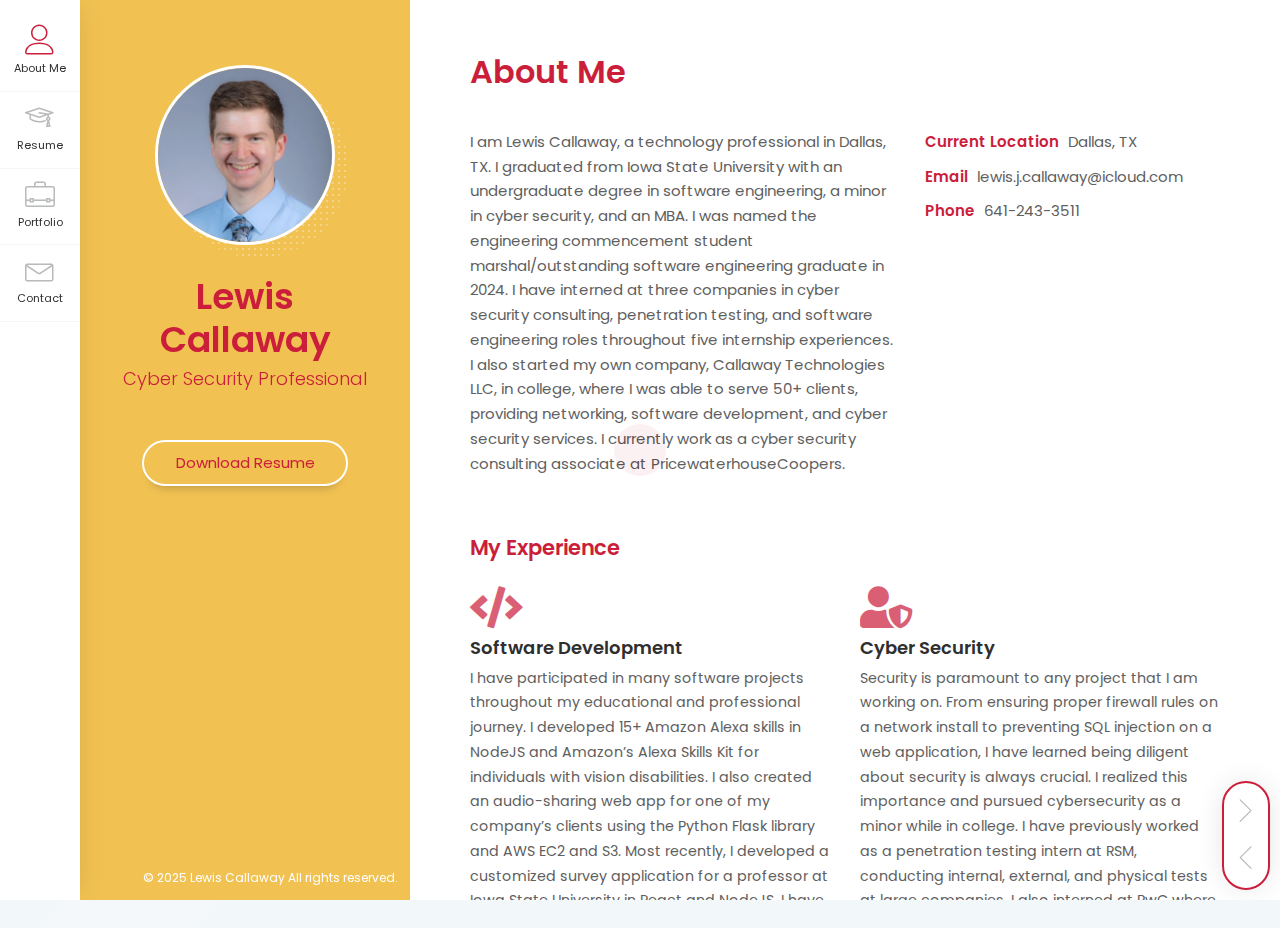
<file: index.html>
<!DOCTYPE html>
<html lang="en" class="no-js">

<head>
    <meta charset="UTF-8" />
    <meta http-equiv="X-UA-Compatible" content="IE=edge">
    <title>Lewis Callaway</title>
    <meta name="viewport" content="width=device-width, initial-scale=1, maximum-scale=1" />
    <meta name="description" content="Lewis Callaway's Personal Site" />
    <meta name="keywords" content="all, about, Lewis, Callaway" />
    <meta name="author" content="Lewis Callaway" />
    <link rel="shortcut icon" href="favicon.ico">

    <link rel="stylesheet" href="css/reset.css" type="text/css">
    <link rel="stylesheet" href="css/bootstrap-grid.min.css" type="text/css">
    <link rel="stylesheet" href="css/animations.css" type="text/css">
    <link rel="stylesheet" href="css/perfect-scrollbar.css" type="text/css">
    <link rel="stylesheet" href="css/owl.carousel.css" type="text/css">
    <link rel="stylesheet" href="css/magnific-popup.css" type="text/css">
    <link rel="stylesheet" href="css/main.css" type="text/css">
</head>

<body>
    <!-- Animated Background -->
    <div class="lm-animated-bg" style="background-image: url(img/main_bg.png);"></div>
    <!-- /Animated Background -->

    <!-- Loading animation -->
    <div class="preloader">
        <div class="preloader-animation">
            <div class="preloader-spinner">
            </div>
        </div>
    </div>
    <!-- /Loading animation -->

    <div class="page">
        <div class="page-content">

            <header id="site_header" class="header mobile-menu-hide">
                <div class="header-content">
                    <div class="header-photo">
                        <img src="img/main_photo.jpg" alt="Lewis Callaway">
                    </div>
                    <div class="header-titles">
                        <h2>Lewis Callaway</h2>
                        <h4>Cyber Security Professional</h4>
                    </div>
                </div>

                <ul class="main-menu">
                    <li class="active">
                        <a href="#home" class="nav-anim">
                            <span class="menu-icon lnr lnr-user"></span>
                            <span class="link-text">About Me</span>
                        </a>
                    </li>

                    <li>
                        <a href="#resume" class="nav-anim">
                            <span class="menu-icon lnr lnr-graduation-hat"></span>
                            <span class="link-text">Resume</span>
                        </a>
                    </li>
                    <li>
                        <a href="#portfolio" class="nav-anim">
                            <span class="menu-icon lnr lnr-briefcase"></span>
                            <span class="link-text">Portfolio</span>
                        </a>
                    </li>

                    <li>
                        <a href="#contact" class="nav-anim">
                            <span class="menu-icon lnr lnr-envelope"></span>
                            <span class="link-text">Contact</span>
                        </a>
                    </li>
                </ul>

                <div class="header-buttons">
                    <a href="resume.pdf" class="btn btn-primary">Download Resume</a>
                </div>

                <div class="copyrights">© 2025 Lewis Callaway All rights reserved.</div>
            </header>

            <!-- Mobile Navigation -->
            <div class="menu-toggle">
                <span></span>
                <span></span>
                <span></span>
            </div>
            <!-- End Mobile Navigation -->

            <!-- Arrows Nav -->
            <div class="lmpixels-arrows-nav">
                <div class="lmpixels-arrow-right"><i class="lnr lnr-chevron-right"></i></div>
                <div class="lmpixels-arrow-left"><i class="lnr lnr-chevron-left"></i></div>
            </div>
            <!-- End Arrows Nav -->

            <div class="content-area">
                <div class="animated-sections">
                    <!-- Home Subpage -->
                    <section data-id="home" class="animated-section start-page">
                        <div class="section-content">
                            <div class="page-title">
                                <h2><span>About Me</span></h2>
                            </div>

                            <!-- Personal Information -->
                            <div class="row">
                                <div class="col-xs-12 col-sm-7">
                                    <p>I am Lewis Callaway, a technology professional in Dallas, TX. I graduated
                                        from Iowa State University with an undergraduate degree in software engineering,
                                        a minor in cyber security, and an MBA. I was named the engineering commencement
                                        student marshal/outstanding software engineering graduate in 2024. I have
                                        interned at three companies in cyber security consulting, penetration testing,
                                        and software engineering roles throughout five internship experiences. I also
                                        started my own company, Callaway Technologies LLC, in college, where I was able
                                        to serve 50+ clients, providing networking, software development, and cyber
                                        security services. I currently work as a cyber security consulting associate at PricewaterhouseCoopers.</p>

                                </div>

                                <div class="col-xs-12 col-sm-5">
                                    <div class="info-list">
                                        <ul>

                                            <li>
                                                <span class="title">Current Location</span>
                                                <span class="value">Dallas, TX</span>
                                            </li>

                                            <li>
                                                <span class="title">Email</span>
                                                <span class="value">lewis.j.callaway@icloud.com</span>
                                            </li>

                                            <li>
                                                <span class="title">Phone</span>
                                                <span class="value">641-243-3511</span>
                                            </li>
                                        </ul>
                                    </div>
                                </div>
                            </div>
                            <!-- End of Personal Information -->

                            <div class="white-space-50"></div>

                            <!-- Services -->
                            <div class="row">
                                <div class="col-xs-12 col-sm-12">
                                    <div class="block-title">
                                        <h3><span>My Experience</span></h3>
                                    </div>
                                </div>
                            </div>

                            <div class="row">
                                <div class="col-xs-12 col-sm-6">
                                    <div class="col-inner">
                                        <div class="info-list-w-icon">
                                            <div class="info-block-w-icon">
                                                <div class="ci-icon">
                                                    <i class="fa fa-code"></i>
                                                </div>
                                                <div class="ci-text">
                                                    <h4>Software Development</h4>
                                                    <p>I have participated in many software projects throughout my
                                                        educational and professional journey. I developed 15+ Amazon
                                                        Alexa skills in NodeJS and Amazon’s Alexa Skills Kit for
                                                        individuals with vision disabilities. I also created an
                                                        audio-sharing web app for one of my company’s clients using the
                                                        Python Flask library and AWS EC2 and S3. Most recently, I
                                                        developed a customized survey application for a professor at
                                                        Iowa State University in React and NodeJS. 
                                                        I have also worked as a software engineering intern at a large
                                                        company where I initially developed tests in JMeter, Selenium,
                                                        and Gauge. I also performed software maintenance, resolved
                                                        defects, assisted with tier-three support tickets, and fixed
                                                        security vulnerabilities on Java/Spring Boot, Angular, and AWS
                                                        deployed code. I recently worked as a contract software enginer for a Swedish logistics company. </p>
                                                </div>
                                            </div>
                                            <div class="info-block-w-icon">
                                                <div class="ci-icon">
                                                    <i class="fa fa-network-wired"></i>
                                                </div>
                                                <div class="ci-text">
                                                    <h4>Network Administration</h4>
                                                    <p>A simple quest to extend WiFi to my grandma’s garden patio has
                                                        led to one of my focuses. It started with learning about
                                                        multiple access points and routing basics and soon terms like
                                                        VPN, VLAN, and SD-WAN did not seem so foreign. My company has
                                                        previously done large scale network deployments in RV parks,
                                                        schools, churches, and a shopping mall. Recently, I have assisted an internet service provider with 1000+ customers and deployed WiFi/network infrastructure for a new school. </p>
                                                </div>

                                            </div>
                                        </div>
                                    </div>
                                </div>

                                <div class="col-xs-12 col-sm-6">
                                    <div class="col-inner">
                                        <div class="info-list-w-icon">
                                            <div class="info-block-w-icon">
                                                <div class="ci-icon">
                                                    <i class="fa fa-user-shield"></i>
                                                </div>
                                                <div class="ci-text">
                                                    <h4>Cyber Security</h4>
                                                    <p>Security is paramount to any project that I am working on. From
                                                        ensuring proper firewall rules on a network install to
                                                        preventing SQL injection on a web application, I have learned
                                                        being diligent about security is always crucial. I realized this
                                                        importance and pursued cybersecurity as a minor while in
                                                        college. I have previously worked as a penetration testing
                                                        intern at RSM, conducting internal, external, and physical tests
                                                        at large companies. I also interned at PwC where I was a cyber
                                                        security consulting intern. I was a part of assessing a Fortune
                                                        25 medical company's subsidiaries' disaster recovery plans.
                                                        Additionally, I assisted with deploying Tanium endpoint software
                                                        and resolving issues with lab servers running on Google Cloud. 
                                                    </p>
                                                </div>
                                            </div>
                                            <div class="info-block-w-icon">
                                                <div class="ci-icon">
                                                    <i class="fa fa-user-friends"></i>
                                                </div>
                                                <div class="ci-text">
                                                    <h4>Project Management</h4>
                                                    <p>Through the projects I have worked on, I have realized that my
                                                        technical skills can turn out futile without adequate project
                                                        management. My projects have often involved coordinating with
                                                        subcontractors, vendors, and the client. Keeping these parties
                                                        in sync has required me to become a better project manager and
                                                        develop stronger communication skills. In school, I feel most
                                                        engaged in class projects where I am able to empower others to
                                                        communicate their ideas and stay on schedule. I further
                                                        fortified these skills with my Master of Business Administration
                                                        I received at Iowa State University. </p>
                                                </div>
                                            </div>
                                        </div>
                                    </div>
                                </div>
                            </div>

                    </section>
                    <!-- End of Home Subpage -->

                    <!-- Resume Subpage -->
                    <section data-id="resume" class="animated-section">
                        <div class="section-content">
                            <div class="page-title">
                                <h2>Resume</h2>
                            </div>

                            <div class="row">
                                <div class="col-xs-12 col-sm-7">

                                    <div class="block-title">
                                        <h3>Education</h3>
                                    </div>

                                    <div class="timeline timeline-second-style clearfix">
                                        <div class="timeline-item clearfix">
                                            <div class="left-part">
                                                <h5 class="item-period">2019-2024</h5>
                                                <span class="item-company">Iowa State University</span>
                                            </div>
                                            <div class="divider"></div>
                                            <div class="right-part">
                                                <h4 class="item-title">Software Engineering and Cybersecurity |
                                                    Concurrent MBA</h4>
                                                <p>I graduated from Iowa State with a bachelor's in software
                                                    engineering, a minor in cyber security, and a master's of business
                                                    administration. I served on the Software Engineering and ECpE
                                                    Student Advisory Councils and Student Technology Fee Committee. Go
                                                    Cyclones!</p>
                                            </div>
                                        </div>


                                    </div>

                                    <div class="white-space-50"></div>

                                    <div class="block-title">
                                        <h3>Experience</h3>
                                    </div>



                                </div>
                                <!-- All Skills -->
                                <div class="col-xs-12 col-sm-5">

                                    <div class="white-space-10"></div>

                                    <!-- Skills -->
                                    <div class="block-title">
                                        <h3>Skills</h3>
                                    </div>

                                    <ul class="knowledges">
                                        <li>Python</li>
                                        <li>Java</li>
                                        <li>NodeJS</li>
                                        <li>React</li>
                                        <li>Electron</li>
                                        <li>SQL</li>
                                        <li>Spring</li>
                                        <li>PHP</li>
                                        <li>Flask</li>
                                        <li>AWS</li>
                                        <li>Google Cloud</li>
                                        <li>Metasploit</li>
                                        <li>TCP/IP</li>
                                        <li>Linux</li>
                                        <li>VOIP</li>
                                        <li>Alexa Skills Kit</li>
                                        <li>Windows Server</li>
                                        <li>Whatever else is needed (I learn quickly!)</li>
                                    </ul>

                                  


                                </div>
                                <div class="timeline timeline-second-style clearfix">

                                    <div class="timeline-item clearfix">
                                        <div class="left-part">
                                            <h5 class="item-period">2019-Present</h5>
                                            <span class="item-company">Callaway Technologies LLC</span>
                                        </div>
                                        <div class="divider"></div>
                                        <div class="right-part">
                                            <h4 class="item-title">Owner</h4>
                                            <p>Seeing a need for IT services and software development, I started
                                                Callaway Technologies LLC.
                                                <br> ➔ Designed and implemented a web application for a group of
                                                non-profit organizations to share audio files internally using
                                                Python, Flask, S3, and EC2. <br>
                                                ➔ Developed a custom survey application for specialized supply chain
                                                research using React and NodeJS - deployed it on a self-contained
                                                Raspberry Pi data collection unit. <br>
                                                ➔ Contained and mitigated ransomware attack at a multi-location
                                                radio station group in two days. Provied recommendations to prevent future attacks afterward.<br>
                                                ➔ Created 15+ Amazon Alexa skills and five mobile apps for users with
                                                vision disabilities. <br>
                                                ➔ Deployed IPv6, advanced routing, and additional security
                                                capabilities to 1,000+ customers of an internet service provider.
                                                <br>
                                                ➔ Transformed one-time RV Park Wi-Fi installation into a repeatable
                                                service that was successfully marketed to parks in four states.<br>
                                                ➔ Designed and implemented a WiFi and security camera system for two school campuses.<br>
                                            </p>
                                        </div>
                                    </div>
                                    <div class="timeline-item clearfix">
                                        <div class="left-part">
                                            <h5 class="item-period">Summer 2023</h5>
                                            <span class="item-company">PricewaterhouseCoopers (PwC)</span>
                                        </div>
                                        <div class="divider"></div>
                                        <div class="right-part">
                                            <h4 class="item-title">Intern - Strategy, Risk & Compliance</h4>
                                            <p>➔ Conducted comprehensive disaster recovery assessments for three subsidiaries within a Fortune 25 medical corporation, delivering invaluable insights to mitigate potential risks and ensure business continuity at a critical scale. <br>
                                                ➔ Elevated the operational efficacy of internal Tanium lab environments, showcasing enhanced functionalities to clients by adeptly resolving complex issues with Active Directory, Google Cloud Platform, and Linux servers. <br>
                                                ➔ Enhanced the efficiency of NIST CSF assessments by leveraging Tanium's advanced capabilities to gather actionable intelligence and streamline the evaluation process. <br>
                                                ➔ Produced outward-facing documents tailored for client presentations, synthesizing technical complexities into easily comprehensible insights, and fostering trust and confidence in the company's expertise and solutions. <br>
                                            </p>
                                        </div>
                                    </div>
                                    <div class="timeline-item clearfix">
                                        <div class="left-part">
                                            <h5 class="item-period">August 2022 - May 2024</h5>
                                            <span class="item-company">Iowa State University - Ivy College of
                                                Business</span>
                                        </div>
                                        <div class="divider"></div>
                                        <div class="right-part">
                                            <h4 class="item-title">Graduate Assistant</h4>
                                            <p>I served as a graduate assistant in the Management Information
                                                Systems department while I obtained my MBA at Iowa State.</p>
                                            <p>
                                                ➔ Conducted data analytics/machine learning research for Dr. Raymond
                                                Kim <br>
                                                ➔ Assisted Andy Snook with an introduction to MIS class and an
                                                executive presentation course <br>
                                                ➔ Assisted Dr. Man Basnet with MIS 207 and MIS 307 courses, where I
                                                helped introduce programming concepts to 150+ students <br>
                                            </p>
                                        </div>
                                    </div>
                                    <div class="timeline-item clearfix">
                                        <div class="left-part">
                                            <h5 class="item-period">Summer 2022</h5>
                                            <span class="item-company">RSM US LLP</span>
                                        </div>
                                        <div class="divider"></div>
                                        <div class="right-part">
                                            <h4 class="item-title">Security, Privacy, and Risk Consulting Intern
                                            </h4>
                                            <p>➔ Conducted internal and PCI penetration tests using Kali, Nmap, Metasploit, Responder, and Crackmapexec. <br>
                                                ➔ Discovered critical vulnerability in a real estate client's proprietary access software through code analysis. <br>
                                                ➔ Conducted a wireless test at a biomedical company utilizing Aircrack-ng and Visiwave and found multiple rogue APs. <br>
                                                ➔ Identified an additional sales opportunity for firm partners after visiting a client for a wireless security test. <br>
                                                ➔ Placed first in an intern automation challenge after finding a modular and repeatable process for automating an audit. <br>
                                            </p>
                                        </div>
                                    </div>

                                    <div class="timeline-item clearfix">
                                        <div class="left-part">
                                            <h5 class="item-period">Summer 2021</h5>
                                            <h5 class="item-period">Summer 2020</h5>
                                            <h5 class="item-period">2017-2019</h5>
                                            <span class="item-company">Kingland Systems</span>
                                        </div>
                                        <div class="divider"></div>
                                        <div class="right-part">
                                            <h4 class="item-title">Software Engineering Intern</h4>
                                            <p>I began as a high school intern who worked on the Kingland website,
                                                and then moved into doing maintenance software work on software in
                                                use by public accounting firms.</p>
                                            <p>
                                                ➔ Created and executed load tests using Apache JMeter and Selenium to reduce bottlenecks in a software backend saving seconds on large API queries. <br>
                                                ➔ Spearheaded an effort to upgrade and test the Python version on AWS Lambda serverless functions. <br>
                                                ➔ Worked with a team to resolve UI and backend bugs on an Angular frontend, Spring Boot backend, and AWS. <br>
                                                ➔ Initiated and produced an intern video to assist with future recruitment efforts and coordinated live-streaming of the intern presentations. <br>
                                            </p>
                                        </div>
                                    </div>



                                    <div class="timeline-item clearfix">
                                        <div class="left-part">
                                            <h5 class="item-period">2021</h5>
                                            <span class="item-company">Iowa State University</span>
                                        </div>
                                        <div class="divider"></div>
                                        <div class="right-part">
                                            <h4 class="item-title">Teacher Assistant - CPRE 281</h4>
                                            <p>
                                                ➔ Conducted a weekly recitation of 20-30 students as well as
                                                administered two labs<br> ➔ Graded multiple exams on a short
                                                timetable while striving for consistency and accuracy<br> ➔ Held
                                                virtual office hours and answered student questions <br>

                                        </div>
                                    </div>
                                </div>
                            </div>

                            <div class="white-space-50"></div>
                        </div>
                    </section>
                    <!-- End of Resume Subpage -->

                    <!-- Portfolio Subpage -->
                    <section data-id="portfolio" class="animated-section">
                        <div class="section-content">
                            <div class="page-title">
                                <h2>Recent Projects</h2>
                                <br>
                                <p>This is a sampling of a few of my most recent projects that are public. More
                                    projects/references are available upon request.</p>
                            </div>

                            <div class="row">
                                <div class="col-xs-12 col-sm-12">
                                    <!-- Portfolio Content -->
                                    <div class="portfolio-content">

                                        <ul class="portfolio-filters">
                                            <li class="active">
                                                <a class="filter btn btn-sm btn-link" data-group="category_all">All</a>
                                            </li>
                                            <li>
                                                <a class="filter btn btn-sm btn-link"
                                                    data-group="category_software">Software Development</a>
                                            </li>
                                            <li>
                                                <a class="filter btn btn-sm btn-link"
                                                    data-group="category_video">On-Camera Appearances</a>
                                            </li>
                                            <li>
                                                <a class="filter btn btn-sm btn-link" data-group="category_networks">IT
                                                    Projects</a>
                                            </li>
                                        </ul>

                                        <!-- Portfolio Grid -->
                                        <div class="portfolio-grid three-columns">

                                            <figure class="item standard"
                                                data-groups='["category_all", "category_networks"]'>
                                                <div class="portfolio-item-img">
                                                    <img src="img/portfolio/7.jpg" alt="WISP Consulting" title="" />
                                                    <a href="portfolio-6.html" class="ajax-page-load"></a>
                                                </div>

                                                <i class="far fa-file-alt"></i>
                                                <h4 class="name">Wireless Internet Service Provider Consulting</h4>
                                                <span class="category">Networking Project</span>
                                            </figure>

                                            <figure class="item standard"
                                                data-groups='["category_all", "category_networks"]'>
                                                <div class="portfolio-item-img">
                                                    <img src="img/portfolio/8.jpg" alt="RV Park WiFi" title="" />
                                                    <a href="portfolio-7.html" class="ajax-page-load"></a>
                                                </div>

                                                <i class="far fa-file-alt"></i>
                                                <h4 class="name">RV Park WiFi Service Solution</h4>
                                                <span class="category">Networking Project</span>
                                            </figure>

                                            <figure class="item standard"
                                                data-groups='["category_all", "category_networks"]'>
                                                <div class="portfolio-item-img">
                                                    <img src="img/portfolio/9.jpg" alt="CPA Office Network Patch Panel"
                                                        title="" />
                                                    <a href="portfolio-8.html" class="ajax-page-load"></a>
                                                </div>

                                                <i class="far fa-file-alt"></i>
                                                <h4 class="name">CPA Office Build Out</h4>
                                                <span class="category">Networking Project</span>
                                            </figure>

                                            <figure class="item standard"
                                                data-groups='["category_all", "category_software"]'>
                                                <div class="portfolio-item-img">
                                                    <img src="img/portfolio/1.jpg" alt="IAAIS Program Share" title="" />
                                                    <a href="portfolio-1.html" class="ajax-page-load"></a>
                                                </div>

                                                <i class="far fa-file-alt"></i>
                                                <h4 class="name">IAAIS Program Share</h4>
                                                <span class="category">Software Project</span>
                                            </figure>

                                            <figure class="item video" data-groups='["category_all", "category_video"]'>
                                                <div class="portfolio-item-img">
                                                    <img src="img/portfolio/2.jpg"
                                                        alt="Lewis Callaway on RV Repair Club" title="" />
                                                    <a href="portfolio-2.html" class="ajax-page-load"></a>
                                                </div>

                                                <i class="fa fa-video"></i>
                                                <h4 class="name">RV Repair Club Video</h4>
                                                <span class="category">On-Camera Appearance</span>
                                            </figure>

                                            <figure class="item standard"
                                                data-groups='["category_all", "category_networks"]'>
                                                <div class="portfolio-item-img">
                                                    <img src="img/portfolio/3.jpg" alt="KCMR Radio" title="" />
                                                    <a href="portfolio-3.html" class="ajax-page-load"></a>
                                                </div>

                                                <i class="far fa-file-alt"></i>
                                                <h4 class="name">KCMR Radio</h4>
                                                <span class="category">IT Services</span>
                                            </figure>

                                            <figure class="item standard"
                                                data-groups='["category_all", "category_networks"]'>
                                                <div class="portfolio-item-img">
                                                    <img src="img/portfolio/4.jpg" alt="Willowbrook Mall" title="" />
                                                    <a href="portfolio-4.html" class="ajax-page-load"></a>
                                                </div>

                                                <i class="fas fa-file-alt"></i>
                                                <h4 class="name">Willowbrook Mall Network</h4>
                                                <span class="category">Network Installation</span>
                                            </figure>

                                            <figure class="item standard"
                                                data-groups='["category_all", "category_software"]'>
                                                <div class="portfolio-item-img">
                                                    <img src="img/portfolio/5.jpg" alt="Software Development"
                                                        title="" />
                                                    <a href="portfolio-5.html" class="ajax-page-load"></a>
                                                </div>

                                                <i class="far fa-file-alt"></i>
                                                <h4 class="name">Alexa Skill Development</h4>
                                                <span class="category">Software Development</span>
                                            </figure>

                                        </div>
                                    </div>
                                    <!-- End of Portfolio Content -->
                                </div>
                            </div>
                        </div>
                    </section>
                    <!-- End of Portfolio Subpage -->

                    <!-- Contact Subpage -->
                    <section data-id="contact" class="animated-section">
                        <div class="section-content">
                            <div class="page-title">
                                <h2>Contact</h2>
                            </div>

                            <div class="row">
                                <!-- Contact Info -->
                                <div class="col-xs-12 col-sm-4">
                                    <div class="lm-info-block gray-default">
                                        <i class="lnr lnr-map-marker"></i>
                                        <h4>Dallas, Texas</h4>
                                        <span class="lm-info-block-value"></span>
                                        <span class="lm-info-block-text"></span>
                                    </div>

                                    <div class="lm-info-block gray-default">
                                        <i class="lnr lnr-phone-handset"></i>
                                        <h4>641-243-3511</h4>
                                        <span class="lm-info-block-value"></span>
                                        <span class="lm-info-block-text"></span>
                                    </div>

                                    <div class="lm-info-block gray-default">
                                        <i class="lnr lnr-envelope"></i>
                                        <h4>lewis.j.callaway@icloud.com</h4>
                                        <span class="lm-info-block-value"></span>
                                        <span class="lm-info-block-text"></span>
                                    </div>
                                    <!-- 
                                    <div class="lm-info-block gray-default">
                                        <i class="lnr lnr-checkmark-circle"></i>
                                        <h4>Open to New Opportunities</h4>
                                        <span class="lm-info-block-value"></span>
                                        <span class="lm-info-block-text"></span>
                                    </div>
-->
                                </div>
                                <!-- End of Contact Info -->

                                <!-- Contact Form -->
                                <div class="col-xs-12 col-sm-8">
                                    <img src="img/IMG_4345.jpg" alt="Lewis at an ISU Game!" title="" />
                                    <br>
                                    <div class="block-title">
                                        <h3><span>Let's talk</span></h3>
                                    </div>
                                    <br> I would love to hear from you. I am always interested in new opportunities, but I'm also glad to talk about my hobbies, technology in
                                    general, and of course the ISU Cyclones or Dallas Cowboys!

                                </div>
                                <!-- End of Contact Form -->
                            </div>

                        </div>
                    </section>
                    <!-- End of Contact Subpage -->
                </div>
            </div>

        </div>
    </div>

    <script src="js/jquery.min.js"></script>
    <script src="js/modernizr.custom.js"></script>
    <script src="js/animating.js"></script>

    <script src="js/imagesloaded.pkgd.min.js"></script>
    <script src='https://www.google.com/recaptcha/api.js'></script>

    <script src='js/perfect-scrollbar.min.js'></script>
    <script src='js/jquery.shuffle.min.js'></script>
    <script src='js/masonry.pkgd.min.js'></script>
    <script src='js/owl.carousel.min.js'></script>
    <script src="js/jquery.magnific-popup.min.js"></script>

    <script src="js/validator.js"></script>
    <script src="js/main.js"></script>
</body>

</html>
</file>
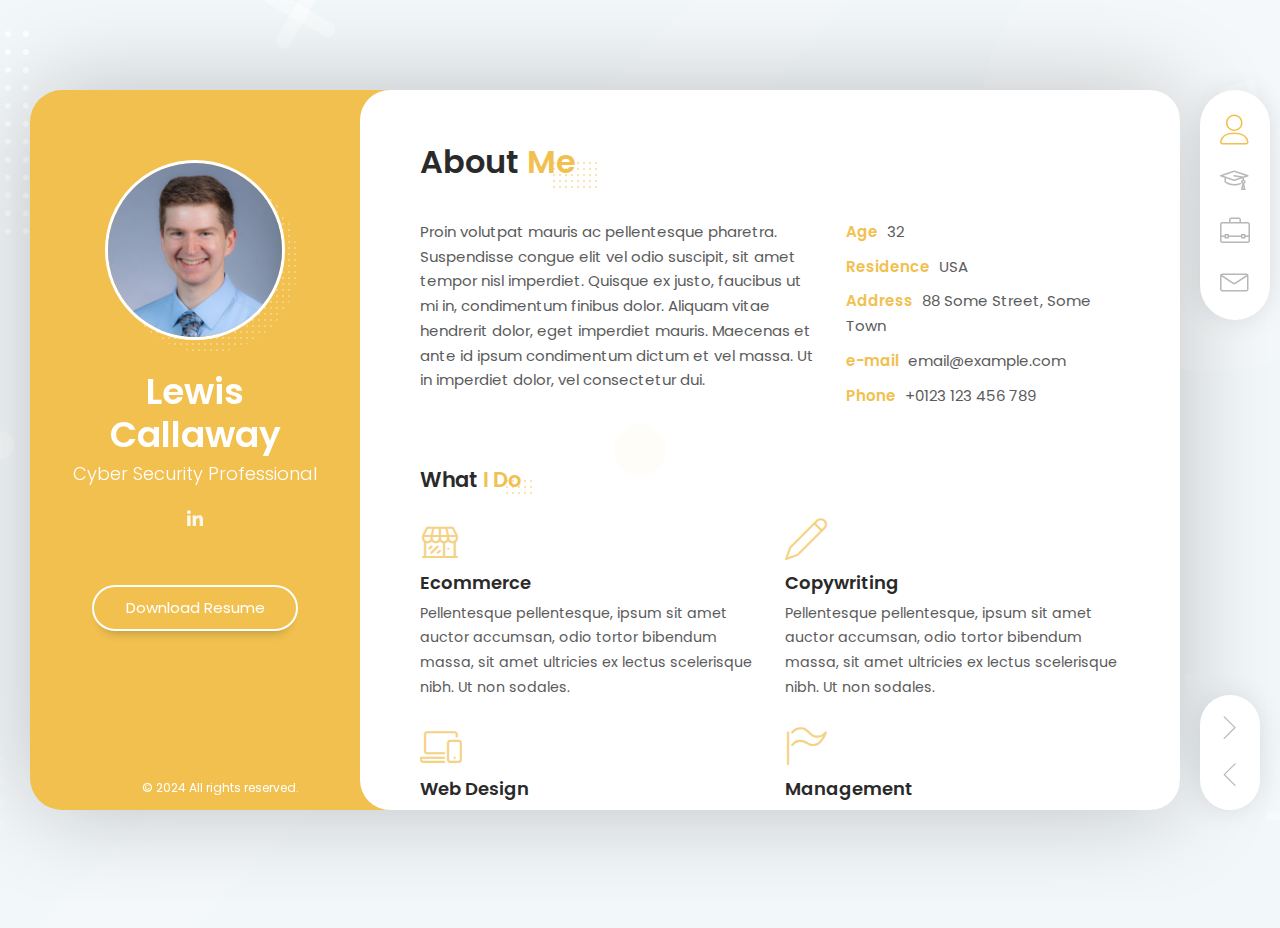
<file: new/index.html>
<!DOCTYPE html>
<html lang="en" class="no-js">
  <head>
    <meta charset="UTF-8" />
    <meta http-equiv="X-UA-Compatible" content="IE=edge"> 
    <title>Lewis Callaway</title>
    <meta name="viewport" content="width=device-width, initial-scale=1, maximum-scale=1" />
    <meta name="description" content="Lewis Callaway's Personal Site" />
    <meta name="keywords" content="all, about, Lewis, Callaway" />
    <meta name="author" content="Lewis Callaway" />
    <link rel="shortcut icon" href="favicon.ico">

    <link rel="stylesheet" href="css/reset.css" type="text/css">
    <link rel="stylesheet" href="css/bootstrap-grid.min.css" type="text/css">
    <link rel="stylesheet" href="css/animations.css" type="text/css">
    <link rel="stylesheet" href="css/perfect-scrollbar.css" type="text/css">
    <link rel="stylesheet" href="css/owl.carousel.css" type="text/css">
    <link rel="stylesheet" href="css/magnific-popup.css" type="text/css">
    <link rel="stylesheet" href="css/main.css" type="text/css">
  </head>

  <body>
    <!-- Animated Background -->
    <div class="lm-animated-bg" style="background-image: url(img/main_bg.png);"></div>
    <!-- /Animated Background -->

    <!-- Loading animation -->
    <div class="preloader">
      <div class="preloader-animation">
        <div class="preloader-spinner">
        </div>
      </div>
    </div>
    <!-- /Loading animation -->

    <div class="page">
      <div class="page-content">

          <header id="site_header" class="header mobile-menu-hide">
            <div class="header-content">
              <div class="header-photo">
                <img src="img/main_photo.jpg" alt="Lewis Callaway">
              </div>
              <div class="header-titles">
                <h2>Lewis Callaway</h2>
                <h4>Cyber Security Professional</h4>
              </div>
            </div>

            <ul class="main-menu">
              
              <li class="active">
                <a href="#about-me" class="nav-anim">
                  <span class="menu-icon lnr lnr-user"></span>
                  <span class="link-text">About Me</span>
                </a>
              </li>
              <li>
                <a href="#resume" class="nav-anim">
                  <span class="menu-icon lnr lnr-graduation-hat"></span>
                  <span class="link-text">Resume</span>
                </a>
              </li>
              <li>
                <a href="#portfolio" class="nav-anim">
                  <span class="menu-icon lnr lnr-briefcase"></span>
                  <span class="link-text">Portfolio</span>
                </a>
              </li>
              <li>
                <a href="#contact" class="nav-anim">
                  <span class="menu-icon lnr lnr-envelope"></span>
                  <span class="link-text">Contact</span>
                </a>
              </li>
            </ul>

            <div class="social-links">
              <ul>
                <li><a href="https://www.linkedin.com/in/lewis-callaway/" target="_blank"><i class="fab fa-linkedin-in"></i></a></li>
              </ul>
            </div>

            <div class="header-buttons">
              <a href="resume.pdf" target="_blank" class="btn btn-primary">Download Resume</a>
            </div>

            <div class="copyrights">© 2024 All rights reserved.</div>
          </header>

          <!-- Mobile Navigation -->
          <div class="menu-toggle">
            <span></span>
            <span></span>
            <span></span>
          </div>
          <!-- End Mobile Navigation -->

          <!-- Arrows Nav -->
          <div class="lmpixels-arrows-nav">
            <div class="lmpixels-arrow-right"><i class="lnr lnr-chevron-right"></i></div>
            <div class="lmpixels-arrow-left"><i class="lnr lnr-chevron-left"></i></div>
          </div>
          <!-- End Arrows Nav -->

          <div class="content-area">
            <div class="animated-sections">
              

              <!-- About Me Subpage -->
              <section data-id="about-me" class="animated-section start-page">
                <div class="section-content">
                  <div class="page-title">
                    <h2>About <span>Me</span></h2>
                  </div>

                  <!-- Personal Information -->
                  <div class="row">
                    <div class="col-xs-12 col-sm-7">
                      <p>Proin volutpat mauris ac pellentesque pharetra. Suspendisse congue elit vel odio suscipit, sit amet tempor nisl imperdiet. Quisque ex justo, faucibus ut mi in, condimentum finibus dolor. Aliquam vitae hendrerit dolor, eget imperdiet mauris. Maecenas et ante id ipsum condimentum dictum et vel massa. Ut in imperdiet dolor, vel consectetur dui.</p>
                    </div>

                    <div class="col-xs-12 col-sm-5">
                      <div class="info-list">
                        <ul>
                          <li>
                            <span class="title">Age</span>
                            <span class="value">32</span>
                          </li>

                          <li>
                            <span class="title">Residence</span>
                            <span class="value">USA</span>
                          </li>

                          <li>
                            <span class="title">Address</span>
                            <span class="value">88 Some Street, Some Town</span>
                          </li>

                          <li>
                            <span class="title">e-mail</span>
                            <span class="value">email@example.com</span>
                          </li>

                          <li>
                            <span class="title">Phone</span>
                            <span class="value">+0123 123 456 789</span>
                          </li>
                        </ul>
                      </div>
                    </div>
                  </div>
                  <!-- End of Personal Information -->

                  <div class="white-space-50"></div>

                  <!-- Services -->
                  <div class="row">
                    <div class="col-xs-12 col-sm-12">
                      <div class="block-title">
                        <h3>What <span>I Do</span></h3>
                      </div>
                    </div>
                  </div>

                  <div class="row">
                    <div class="col-xs-12 col-sm-6">
                      <div class="col-inner">
                        <div class="info-list-w-icon">
                          <div class="info-block-w-icon">
                            <div class="ci-icon">
                              <i class="lnr lnr-store"></i>
                            </div>
                            <div class="ci-text">
                              <h4>Ecommerce</h4>
                              <p>Pellentesque pellentesque, ipsum sit amet auctor accumsan, odio tortor bibendum massa, sit amet ultricies ex lectus scelerisque nibh. Ut non sodales.</p>
                            </div>
                          </div>
                          <div class="info-block-w-icon">
                            <div class="ci-icon">
                              <i class="lnr lnr-laptop-phone"></i>
                            </div><div class="ci-text">
                              <h4>Web Design</h4>
                              <p>Pellentesque pellentesque, ipsum sit amet auctor accumsan, odio tortor bibendum massa, sit amet ultricies ex lectus scelerisque nibh. Ut non sodales.</p>
                            </div>
                          </div>
                        </div>
                      </div>
                    </div>

                    <div class="col-xs-12 col-sm-6">
                      <div class="col-inner">
                        <div class="info-list-w-icon">
                          <div class="info-block-w-icon">
                            <div class="ci-icon">
                              <i class="lnr lnr-pencil"></i>
                            </div>
                            <div class="ci-text">
                              <h4>Copywriting</h4>
                              <p>Pellentesque pellentesque, ipsum sit amet auctor accumsan, odio tortor bibendum massa, sit amet ultricies ex lectus scelerisque nibh. Ut non sodales.</p>
                            </div>
                          </div>
                          <div class="info-block-w-icon">
                            <div class="ci-icon">
                              <i class="lnr lnr-flag"></i>
                            </div><div class="ci-text">
                              <h4>Management</h4>
                              <p>Pellentesque pellentesque, ipsum sit amet auctor accumsan, odio tortor bibendum massa, sit amet ultricies ex lectus scelerisque nibh. Ut non sodales.</p>
                            </div>
                          </div>
                        </div>
                      </div>
                    </div>
                  </div>
                  <!-- End of Services -->

                  <div class="white-space-30"></div>

                  <!-- Testimonials -->
                  <div class="row">
                    <div class="col-xs-12 col-sm-12">
                      <div class="block-title">
                        <h3>Testimonials</h3>
                      </div>
                    </div>
                  </div>

                  <div class="row">
                    <div class="col-xs-12 col-sm-12">
                      <div class="testimonials owl-carousel">
                        <!-- Testimonial 1 -->
                        <div class="testimonial">
                          <div class="img">
                            <img src="img/testimonials/testimonial-1.jpg" alt="Lewis Callaway">
                          </div>
                          <div class="text">
                            <p>Vivamus at molestie dui, eu ornare orci. Curabitur vel egestas dolor. Nulla condimentum nunc sit amet urna tempus finibus. Duis mollis leo id ligula pellentesque, at vehicula dui ultrices.</p>
                          </div>

                          <div class="author-info">
                            <h4 class="author">Julia Hickman</h4>
                            <h5 class="company">Omni Source</h5>
                            <div class="icon">
                              <i class="fas fa-quote-right"></i>
                            </div>
                          </div>
                        </div>
                        <!-- End of Testimonial 1 -->

                        <!-- Testimonial 2 -->
                        <div class="testimonial">
                          <div class="img">
                            <img src="img/testimonials/testimonial-2.jpg" alt="Lewis Callaway">
                          </div>
                          <div class="text">
                            <p>Vivamus at molestie dui, eu ornare orci. Curabitur vel egestas dolor. Nulla condimentum nunc sit amet urna tempus finibus. Duis mollis leo id ligula pellentesque, at vehicula dui ultrices.</p>
                          </div>

                          <div class="author-info">
                            <h4 class="author">Robert Watkins</h4>
                            <h5 class="company">Endicott Shoes</h5>
                            <div class="icon">
                              <i class="fas fa-quote-right"></i>
                            </div>
                          </div>
                        </div>
                        <!-- End of Testimonial 2 -->

                        <!-- Testimonial 3 -->
                        <div class="testimonial">
                          <div class="img">
                            <img src="img/testimonials/testimonial-3.jpg" alt="Lewis Callaway">
                          </div>
                          <div class="text">
                            <p>Vivamus at molestie dui, eu ornare orci. Curabitur vel egestas dolor. Nulla condimentum nunc sit amet urna tempus finibus. Duis mollis leo id ligula pellentesque, at vehicula dui ultrices.</p>
                          </div>

                          <div class="author-info">
                            <h4 class="author">Kristin Carroll</h4>
                            <h5 class="company">Helping Hand</h5>
                            <div class="icon">
                              <i class="fas fa-quote-right"></i>
                            </div>
                          </div>
                        </div>
                        <!-- End of Testimonial 3 -->
                      </div>
                    </div>
                  </div>
                  <!-- End of Testimonials -->

                  <div class="white-space-50"></div>

                  <!-- Clients -->
                  <div class="row">
                    <div class="col-xs-12 col-sm-12">
                      <div class="block-title">
                        <h3>Cilents</h3>
                      </div>
                    </div>
                  </div>

                  <div class="row">
                    <div class="col-xs-12 col-sm-12">
                      <div class="clients owl-carousel">
                        
                        <div class="client-block">
                          <a href="#" target="_blank" title="Logo">
                            <img src="img/clients/client-1.png" alt="Logo">
                          </a>
                        </div>

                        <div class="client-block">
                          <a href="#" target="_blank" title="Logo">
                            <img src="img/clients/client-2.png" alt="Logo">
                          </a>
                        </div>

                        <div class="client-block">
                          <a href="#" target="_blank" title="Logo">
                            <img src="img/clients/client-3.png" alt="Logo">
                          </a>
                        </div>

                        <div class="client-block">
                          <a href="#" target="_blank" title="Logo">
                            <img src="img/clients/client-4.png" alt="Logo">
                          </a>
                        </div>

                        <div class="client-block">
                          <a href="#" target="_blank" title="Logo">
                            <img src="img/clients/client-5.png" alt="Logo">
                          </a>
                        </div>

                        <div class="client-block">
                          <a href="#" target="_blank" title="Logo">
                            <img src="img/clients/client-6.png" alt="Logo">
                          </a>
                        </div>

                        <div class="client-block">
                          <a href="#" target="_blank" title="Logo">
                            <img src="img/clients/client-7.png" alt="Logo">
                          </a>
                        </div>
  
                      </div>
                    </div>
                  </div>
                  <!-- End of Clients -->

                  <div class="white-space-50"></div>

                  <!-- Pricing -->
                  <div class="row">
                    <div class="col-xs-12 col-sm-12">

                      <div class="block-title">
                        <h3>Pricing</h3>
                      </div>
                    </div>
                  </div>

                  <div class="row">
                    <div class=" col-xs-12 col-sm-12 ">
                      <div class="fw-pricing clearfix row">
                        
                        <div class="fw-package-wrap col-md-6 ">
                          <div class="fw-package">
                            <div class="fw-heading-row">
                              <span>Silver</span>
                            </div>
                            
                            <div class="fw-pricing-row">
                              <span>$64</span>
                              <small>per month</small>
                            </div>
                            
                            <div class="fw-button-row">
                              <a href="#" target="_self" class="btn btn-secondary">Free Trial</a>
                            </div>

                            <div class="fw-default-row">Lorem ipsum dolor</div>
                            <div class="fw-default-row">Pellentesque scelerisque</div>
                            <div class="fw-default-row">Morbi eu sagittis</div>
                          </div>
                        </div>
     
                        <div class="fw-package-wrap col-md-6 highlight-col ">
                          <div class="fw-package">
                            <div class="fw-heading-row">
                              <span>Gold</span>
                            </div>
                            
                            <div class="fw-pricing-row">
                              <span>$128</span>
                              <small>per month</small>
                            </div>

                            <div class="fw-button-row">
                              <a href="#" target="_self" class="btn btn-primary">Free Trial</a>
                            </div>
                            
                            <div class="fw-default-row">Lorem ipsum dolor</div>
                            <div class="fw-default-row">Pellentesque scelerisque</div>
                            <div class="fw-default-row">Morbi eu sagittis</div>
                            <div class="fw-default-row">Donec non diam</div>
                            <div class="fw-default-row"></div>
                          </div>
                        </div>

                      </div>
                    </div>
                  </div>
                  <!-- End of Pricing -->

                  <div class="white-space-50"></div>

                  <!-- Fun Facts -->
                  <div class="row">
                    <div class="col-xs-12 col-sm-12">

                      <div class="block-title">
                        <h3>Fun <span>Facts</span></h3>
                      </div>
                    </div>
                  </div>

                  <div class="row">
                    <div class="col-xs-12 col-sm-4">
                      <div class="fun-fact gray-default">
                        <i class="lnr lnr-heart"></i>
                        <h4>Happy Clients</h4>
                        <span class="fun-fact-block-value">578</span>
                        <span class="fun-fact-block-text"></span>
                      </div>
                    </div>

                    <div class="col-xs-12 col-sm-4">
                      <div class="fun-fact gray-default">
                        <i class="lnr lnr-clock"></i>
                        <h4>Working Hours</h4>
                        <span class="fun-fact-block-value">4,780</span>
                        <span class="fun-fact-block-text"></span>
                      </div>
                    </div>

                    <div class="col-xs-12 col-sm-4 ">
                      <div class="fun-fact gray-default">
                        <i class="lnr lnr-star"></i>
                        <h4>Awards Won</h4>
                        <span class="fun-fact-block-value">15</span>
                        <span class="fun-fact-block-text"></span>
                      </div>
                    </div>
                  </div>
                  <!-- End of Fun Facts -->

                </div>
              </section>
              <!-- End of About Me Subpage -->

              <!-- Resume Subpage -->
              <section data-id="resume" class="animated-section">
                <div class="section-content">
                  <div class="page-title">
                    <h2>Resume</h2>
                  </div>

                  <div class="row">
                    <div class="col-xs-12 col-sm-7">

                      <div class="block-title">
                        <h3>Education</h3>
                      </div>
                      
                      <div class="timeline timeline-second-style clearfix">
                        <div class="timeline-item clearfix">
                          <div class="left-part">
                            <h5 class="item-period">2008</h5>
                            <span class="item-company">University of Studies</span>
                          </div>
                          <div class="divider"></div>
                          <div class="right-part">
                            <h4 class="item-title">Frontend Development</h4>
                            <p>Maecenas finibus nec sem ut imperdiet. Ut tincidunt est ac dolor aliquam sodales. Phasellus sed mauris hendrerit, laoreet sem in, lobortis ante.</p>
                          </div>
                        </div>

                        <div class="timeline-item clearfix">
                          <div class="left-part">
                            <h5 class="item-period">2007</h5>
                            <span class="item-company">University of Studies</span>
                          </div>
                          <div class="divider"></div>
                          <div class="right-part">
                            <h4 class="item-title">Graphic Design</h4>
                            <p>Aliquam tincidunt malesuada tortor vitae iaculis. In eu turpis iaculis, feugiat risus quis, aliquet urna. Quisque fringilla mollis risus, eu pulvinar dolor.</p>
                          </div>
                        </div>
                      </div>

                      <div class="white-space-50"></div>

                      <div class="block-title">
                        <h3>Experience</h3>
                      </div>

                      <div class="timeline timeline-second-style clearfix">
                        <div class="timeline-item clearfix">
                          <div class="left-part">
                            <h5 class="item-period">2016 - Current</h5>
                            <span class="item-company">Google</span>
                          </div>
                          <div class="divider"></div>
                          <div class="right-part">
                            <h4 class="item-title">Lead Ui/Ux Designer</h4>
                            <p>Praesent dignissim sollicitudin justo, sed elementum quam lacinia quis. Phasellus eleifend tristique posuere. Sed vitae dui nec magna.</p>
                          </div>
                        </div>

                        <div class="timeline-item clearfix">
                          <div class="left-part">
                            <h5 class="item-period">2013 - 2016</h5>
                            <span class="item-company">Adobe</span>
                          </div>
                          <div class="divider"></div>
                          <div class="right-part">
                            <h4 class="item-title">Senior Ui/Ux Designer</h4>
                            <p>Maecenas tempus faucibus rutrum. Duis eu aliquam urna. Proin vitae nulla tristique, ornare felis id, congue libero. Nam volutpat euismod quam.</p>
                          </div>
                        </div>
                        
                        <div class="timeline-item clearfix">
                          <div class="left-part">
                            <h5 class="item-period">2011 - 2013</h5>
                            <span class="item-company">Google</span>
                          </div>
                          <div class="divider"></div>
                          <div class="right-part">
                            <h4 class="item-title">Junior Ui/Ux Designer</h4>
                            <p>Duis mollis nunc quis quam viverra venenatis. Nulla nulla arcu, congue vitae nunc ac, sodales ultricies diam. Nullam justo leo, tincidunt sit amet.</p>
                          </div>
                        </div>
                      </div>

                    </div>

                    <!-- Skills & Certificates -->
                    <div class="col-xs-12 col-sm-5">
                      <!-- Design Skills -->
                      <div class="block-title">
                        <h3>Design <span>Skills</span></h3>
                      </div>

                      <div class="skills-info skills-second-style">
                        <!-- Skill 1 -->
                        <div class="skill clearfix">
                          <h4>Web Design</h4>
                          <div class="skill-value">95%</div>
                        </div>
                        <div class="skill-container skill-1">
                          <div class="skill-percentage"></div>
                        </div>
                        <!-- End of Skill 1 -->
                        
                        <!-- Skill 2 -->
                        <div class="skill clearfix">
                          <h4>Print Design</h4>
                          <div class="skill-value">65%</div>
                        </div>
                        <div class="skill-container skill-2">
                          <div class="skill-percentage"></div>
                        </div>
                        <!-- End of Skill 2 -->
                        
                        <!-- Skill 3 -->
                        <div class="skill clearfix">
                          <h4>Logo Design</h4>
                          <div class="skill-value">80%</div>
                        </div>
                        <div class="skill-container skill-3">
                          <div class="skill-percentage"></div>
                        </div>
                        <!-- End of Skill 3 -->
                        
                        <!-- Skill 4 -->
                        <div class="skill clearfix">
                          <h4>Graphic Design</h4>
                          <div class="skill-value">90%</div>
                        </div>
                        <div class="skill-container skill-4">
                          <div class="skill-percentage"></div>
                        </div>
                        <!-- End of Skill 4 -->

                      </div>
                      <!-- End of Design Skills -->

                      <div class="white-space-10"></div>

                      <!-- Coding Skills -->
                      <div class="block-title">
                        <h3>Coding <span>Skills</span></h3>
                      </div>

                      <div class="skills-info skills-second-style">
                        <!-- Skill 5 -->
                        <div class="skill clearfix">
                          <h4>JavaScript</h4>
                          <div class="skill-value">95%</div>
                        </div>
                        <div class="skill-container skill-5">
                          <div class="skill-percentage"></div>
                        </div>
                        <!-- End of Skill 5 -->

                        <!-- Skill 6 -->
                        <div class="skill clearfix">
                          <h4>PHP</h4>
                          <div class="skill-value">85%</div>
                        </div>
                        <div class="skill-container skill-6">
                          <div class="skill-percentage"></div>
                        </div>
                        <!-- End of Skill 6 -->
                        
                        <!-- Skill 7 -->
                        <div class="skill clearfix">
                          <h4>HTML/CSS</h4>
                          <div class="skill-value">100%</div>
                        </div>
                        <div class="skill-container skill-7">
                          <div class="skill-percentage"></div>
                        </div>
                        <!-- End of Skill 7 -->
                        
                        <!-- Skill 8 -->
                        <div class="skill clearfix">
                          <h4>Smarty/Twig</h4>
                          <div class="skill-value">75%</div>
                        </div>
                        <div class="skill-container skill-8">
                          <div class="skill-percentage"></div>
                        </div>
                        <!-- End of Skill 8 -->

                        <!-- Skill 9 -->
                        <div class="skill clearfix">
                          <h4>Perl</h4>
                          <div class="skill-value">90%</div>
                        </div>
                        <div class="skill-container skill-9">
                          <div class="skill-percentage"></div>
                        </div>
                        <!-- End of Skill 9 -->
                      </div>
                      <!-- End of Coding Skills -->

                      <div class="white-space-10"></div>

                      <!-- Knowledges -->
                      <div class="block-title">
                        <h3>Knowledges</h3>
                      </div>

                      <ul class="knowledges">
                        <li>Marketing</li>
                        <li>Print</li>
                        <li>Digital Design</li>
                        <li>Social Media</li>
                        <li>Time Management</li>
                        <li>Communication</li>
                        <li>Problem-Solving</li>
                        <li>Social Networking</li>
                        <li>Flexibility</li>
                      </ul>
                      <!-- End of Knowledges -->
                    </div>
                    <!-- End of Skills & Certificates -->
                  </div>

                  <div class="white-space-50"></div>

                  <!-- Certificates -->
                  <div class="row">
                    <div class="col-xs-12 col-sm-12">
                      <div class="block-title">
                        <h3>Certificates</h3>
                      </div>
                    </div>
                  </div>
                  
                  <div class="row">
                    <!-- Certificate 1 -->
                    <div class="col-xs-12 col-sm-6">
                      <div class="certificate-item clearfix">
                        <div class="certi-logo">
                          <img src="img/clients/client-1.png" alt="logo">
                        </div>
                        
                        <div class="certi-content">
                          <div class="certi-title">
                            <h4>Psyhology of Intertnation Design</h4>
                          </div>
                          <div class="certi-id">
                            <span>Membership ID: XXXX</span>
                          </div>
                          <div class="certi-date">
                            <span>19 April 2018</span>
                          </div>
                          <div class="certi-company">
                            <span></span>
                          </div>
                        </div>
                      </div>
                    </div>
                    <!-- End of Certificate 1 -->

                    <!-- Certificate 2 -->
                    <div class="col-xs-12 col-sm-6">
                      <div class="certificate-item clearfix">
                        <div class="certi-logo">
                          <img src="img/clients/client-1.png" alt="logo">
                        </div>
                        
                        <div class="certi-content">
                          <div class="certi-title">
                            <h4>Psyhology of Intertnation Design</h4>
                          </div>
                          <div class="certi-id">
                            <span>Membership ID: XXXX</span>
                          </div>
                          <div class="certi-date">
                            <span>19 April 2018</span>
                          </div>
                          <div class="certi-company">
                            <span></span>
                          </div>
                        </div>
                      </div>
                    </div>
                    <!-- End of Certificate 2 -->

                  </div>
                  <!-- End of Certificates -->
                </div>
              </section>
              <!-- End of Resume Subpage -->

              <!-- Portfolio Subpage -->
              <section data-id="portfolio" class="animated-section">
                <div class="section-content">
                  <div class="page-title">
                    <h2>Portfolio</h2>
                  </div>

                  <div class="row">
                    <div class="col-xs-12 col-sm-12">
                      <!-- Portfolio Content -->
                      <div class="portfolio-content">

                        <ul class="portfolio-filters">
                          <li class="active">
                            <a class="filter btn btn-sm btn-link" data-group="category_all">All</a>
                          </li>
                          <li>
                            <a class="filter btn btn-sm btn-link" data-group="category_detailed">Detailed</a>
                          </li>
                          <li>
                            <a class="filter btn btn-sm btn-link" data-group="category_mockups">Mockups</a>
                          </li>
                          <li>
                            <a class="filter btn btn-sm btn-link" data-group="category_soundcloud">SoundCloud</a>
                          </li>
                          <li>
                            <a class="filter btn btn-sm btn-link" data-group="category_vimeo-videos">Vimeo Videos</a>
                          </li>
                          <li>
                            <a class="filter btn btn-sm btn-link" data-group="category_youtube-videos">YouTube Videos</a>
                          </li>
                        </ul>

                        <!-- Portfolio Grid -->
                        <div class="portfolio-grid three-columns">
                          
                          <figure class="item lbaudio" data-groups='["category_all", "category_soundcloud"]'>
                            <div class="portfolio-item-img">
                              <img src="img/portfolio/1.jpg" alt="SoundCloud Audio" title="" />
                              <a href="https://w.soundcloud.com/player/?url=https%3A//api.soundcloud.com/tracks/221650664&#038;color=%23ff5500&#038;auto_play=false&#038;hide_related=false&#038;show_comments=true&#038;show_user=true&#038;show_reposts=false&#038;show_teaser=true&#038;visual=true" class="lightbox mfp-iframe" title="SoundCloud Audio"></a>
                            </div>

                            <i class="fa fa-volume-up"></i>
                            <h4 class="name">SoundCloud Audio</h4>
                            <span class="category">SoundCloud</span>
                          </figure>

                          <figure class="item standard" data-groups='["category_all", "category_detailed"]'>
                            <div class="portfolio-item-img">
                              <img src="img/portfolio/2.jpg" alt="Media Project 2" title="" />
                              <a href="portfolio-1.html" class="ajax-page-load"></a>
                            </div>

                            <i class="far fa-file-alt"></i>
                            <h4 class="name">Detailed Project 2</h4>
                            <span class="category">Detailed</span>
                          </figure>

                          <figure class="item lbvideo" data-groups='["category_all", "category_vimeo-videos"]'>
                            <div class="portfolio-item-img">
                              <img src="img/portfolio/3.jpg" alt="Vimeo Video 1" title="" />
                              <a href="https://player.vimeo.com/video/158284739" class="lightbox mfp-iframe" title="Vimeo Video 1"></a>
                            </div>

                            <i class="fas fa-video"></i>
                            <h4 class="name">Vimeo Video 1</h4>
                            <span class="category">Vimeo Videos</span>
                          </figure>

                          <figure class="item standard" data-groups='["category_all", "category_detailed"]'>
                            <div class="portfolio-item-img">
                              <img src="img/portfolio/4.jpg" alt="Media Project 1" title="" />
                              <a href="portfolio-1.html" class="ajax-page-load"></a>
                            </div>

                            <i class="far fa-file-alt"></i>
                            <h4 class="name">Detailed Project 1</h4>
                            <span class="category">Detailed</span>
                          </figure>

                          <figure class="item lbimage" data-groups='["category_all", "category_mockups"]'>
                            <div class="portfolio-item-img">
                              <img src="img/portfolio/5.jpg" alt="Mockup Design 1" title="" />
                              <a class="lightbox" title="Mockup Design 1" href="img/portfolio/full/5.jpg"></a>
                            </div>

                            <i class="far fa-image"></i>
                            <h4 class="name">Mockup Design 1</h4>
                            <span class="category">Mockups</span>
                          </figure>

                          <figure class="item lbvideo" data-groups='["category_all", "category_youtube-videos"]'>
                            <div class="portfolio-item-img">
                              <img src="img/portfolio/6.jpg" alt="YouTube Video 1" title="" />
                              <a href="https://www.youtube.com/embed/bg0gv2YpIok" class="lightbox mfp-iframe" title="YouTube Video 1"></a>
                            </div>

                            <i class="fas fa-video"></i>
                            <h4 class="name">YouTube Video 1</h4>
                            <span class="category">YouTube Videos</span>
                          </figure>
                        </div>
                      </div>
                      <!-- End of Portfolio Content -->
                    </div>
                  </div>
                </div>
              </section>
              <!-- End of Portfolio Subpage -->

              <!-- Blog Subpage -->
              <section data-id="blog" class="animated-section">
                <div class="section-content">
                  <div class="page-title">
                    <h2>Blog</h2>
                  </div>

                  <div class="row">
                    <div class="col-xs-12 col-sm-12">
                      <div class="blog-masonry two-columns clearfix">
                        
                        <!-- Blog Post 1 -->
                        <div class="item post-1">
                          <div class="blog-card">
                            <div class="media-block">
                              <div class="category">
                                <a href="#" title="View all posts in Design">Design</a>
                              </div>
                              <a href="blog-post-1.html">
                                <img src="img/blog/blog_post_1.jpg" class="size-blog-masonry-image-two-c" alt="Why I Switched to Sketch For UI Design" title="" />
                                <div class="mask"></div>
                              </a>
                            </div>
                            <div class="post-info">
                              <div class="post-date">05 Mar 2020</div>
                              <a href="blog-post-1.html">
                                <h4 class="blog-item-title">Why I Switched to Sketch For UI Design</h4>
                              </a>
                            </div>
                          </div>
                        </div>
                        <!-- End of Blog Post 1 -->

                        <!-- Blog Post 2 -->
                        <div class="item post-2">
                          <div class="blog-card">
                            <div class="media-block">
                              <div class="category">
                                <a href="#" title="View all posts in UI">UI</a>
                              </div>
                              <a href="blog-post-1.html">
                                <img src="img/blog/blog_post_2.jpg" class="size-blog-masonry-image-two-c" alt="Best Practices for Animated Progress Indicators" title="" />
                                <div class="mask"></div>
                              </a>
                            </div>
                            <div class="post-info">
                              <div class="post-date">23 Feb 2020</div>
                              <a href="blog-post-1.html">
                                <h4 class="blog-item-title">Best Practices for Animated Progress Indicators</h4>
                              </a>
                            </div>
                          </div>
                        </div>
                        <!-- End of Blog Post 2 -->

                        <!-- Blog Post 3 -->
                        <div class="item post-1">
                          <div class="blog-card">
                            <div class="media-block">
                              <div class="category">
                                <a href="#" title="View all posts in Design">Design</a>
                              </div>
                              <a href="blog-post-1.html">
                                <img src="img/blog/blog_post_3.jpg" class="size-blog-masonry-image-two-c" alt="Designing the Perfect Feature Comparison Table" title="" />
                                <div class="mask"></div>
                              </a>
                            </div>
                            <div class="post-info">
                              <div class="post-date">06 Feb 2020</div>
                              <a href="blog-post-1.html">
                                <h4 class="blog-item-title">Designing the Perfect Feature Comparison Table</h4>
                              </a>
                            </div>
                          </div>
                        </div>
                        <!-- End of Blog Post 3 -->

                        <!-- Blog Post 4 -->
                        <div class="item post-2">
                          <div class="blog-card">
                            <div class="media-block">
                              <div class="category">
                                <a href="#" title="View all posts in E-Commerce">UI</a>
                              </div>
                              <a href="blog-post-1.html">
                                <img src="img/blog/blog_post_4.jpg" class="size-blog-masonry-image-two-c" alt="An Overview of E-Commerce Platforms" title="" />
                                <div class="mask"></div>
                              </a>
                            </div>
                            <div class="post-info">
                              <div class="post-date">07 Jan 2020</div>
                              <a href="blog-post-1.html">
                                <h4 class="blog-item-title">An Overview of E-Commerce Platforms</h4>
                              </a>
                            </div>
                          </div>
                        </div>
                        <!-- End of Blog Post 4 -->
                      </div>
                    </div>
                  </div>
                </div>


              </section>
              <!-- End of Blog Subpage -->

              <!-- Contact Subpage -->
              <section data-id="contact" class="animated-section">
                <div class="section-content">
                  <div class="page-title">
                    <h2>Contact</h2>
                  </div>

                  <div class="row">
                    <!-- Contact Info -->
                    <div class="col-xs-12 col-sm-4">
                      <div class="lm-info-block gray-default">
                        <i class="lnr lnr-map-marker"></i>
                        <h4>San Francisco</h4>
                        <span class="lm-info-block-value"></span>
                        <span class="lm-info-block-text"></span>
                      </div>

                      <div class="lm-info-block gray-default">
                        <i class="lnr lnr-phone-handset"></i>
                        <h4>415-832-2000</h4>
                        <span class="lm-info-block-value"></span>
                        <span class="lm-info-block-text"></span>
                      </div>

                      <div class="lm-info-block gray-default">
                        <i class="lnr lnr-envelope"></i>
                        <h4>alex@example.com</h4>
                        <span class="lm-info-block-value"></span>
                        <span class="lm-info-block-text"></span>
                      </div>

                      <div class="lm-info-block gray-default">
                        <i class="lnr lnr-checkmark-circle"></i>
                        <h4>Freelance Available</h4>
                        <span class="lm-info-block-value"></span>
                        <span class="lm-info-block-text"></span>
                      </div>


                    </div>
                    <!-- End of Contact Info -->

                    <!-- Contact Form -->
                    <div class="col-xs-12 col-sm-8">
                      <div class="lmpixels-map">
                        <iframe frameborder="0" scrolling="no" marginheight="0" marginwidth="0"></iframe>
                      </div>
                      <div class="block-title">
                        <h3>How Can I <span>Help You?</span></h3>
                      </div>

                      <form id="contact_form" class="contact-form" action="contact_form/contact_form.php" method="post">

                        <div class="messages"></div>

                        <div class="controls two-columns">
                          <div class="fields clearfix">
                            <div class="left-column">
                              <div class="form-group form-group-with-icon">
                                <input id="form_name" type="text" name="name" class="form-control" placeholder="" required="required" data-error="Name is required.">
                                <label>Full Name</label>
                                <div class="form-control-border"></div>
                                <div class="help-block with-errors"></div>
                              </div>

                              <div class="form-group form-group-with-icon">
                                <input id="form_email" type="email" name="email" class="form-control" placeholder="" required="required" data-error="Valid email is required.">
                                <label>Email Address</label>
                                <div class="form-control-border"></div>
                                <div class="help-block with-errors"></div>
                              </div>

                              <div class="form-group form-group-with-icon">
                                <input id="form_subject" type="text" name="subject" class="form-control" placeholder="" required="required" data-error="Subject is required.">
                                <label>Subject</label>
                                <div class="form-control-border"></div>
                                <div class="help-block with-errors"></div>
                              </div>
                            </div>
                            <div class="right-column">
                              <div class="form-group form-group-with-icon">
                                <textarea id="form_message" name="message" class="form-control" placeholder="" rows="7" required="required" data-error="Please, leave me a message."></textarea>
                                <label>Message</label>
                                <div class="form-control-border"></div>
                                <div class="help-block with-errors"></div>
                              </div>
                            </div>
                          </div>

                          <div class="g-recaptcha" data-sitekey="6LdqmCAUAAAAAMMNEZvn6g4W5e0or2sZmAVpxVqI"></div>
      
                          <input type="submit" class="button btn-send" value="Send message">
                        </div>
                      </form>
                    </div>
                    <!-- End of Contact Form -->
                  </div>

                </div>
              </section>
              <!-- End of Contact Subpage -->
            </div>
          </div>

      </div>
    </div>

    <script src="js/jquery.min.js"></script>
    <script src="js/modernizr.custom.js"></script>
    <script src="js/animating.js"></script>

    <script src="js/imagesloaded.pkgd.min.js"></script>
    <script src='https://www.google.com/recaptcha/api.js'></script>

    <script src='js/perfect-scrollbar.min.js'></script>
    <script src='js/jquery.shuffle.min.js'></script>
    <script src='js/masonry.pkgd.min.js'></script>
    <script src='js/owl.carousel.min.js'></script>
    <script src="js/jquery.magnific-popup.min.js"></script>

    <script src="js/validator.js"></script>
    <script src="js/main.js"></script>
  </body>
</html>
</file>
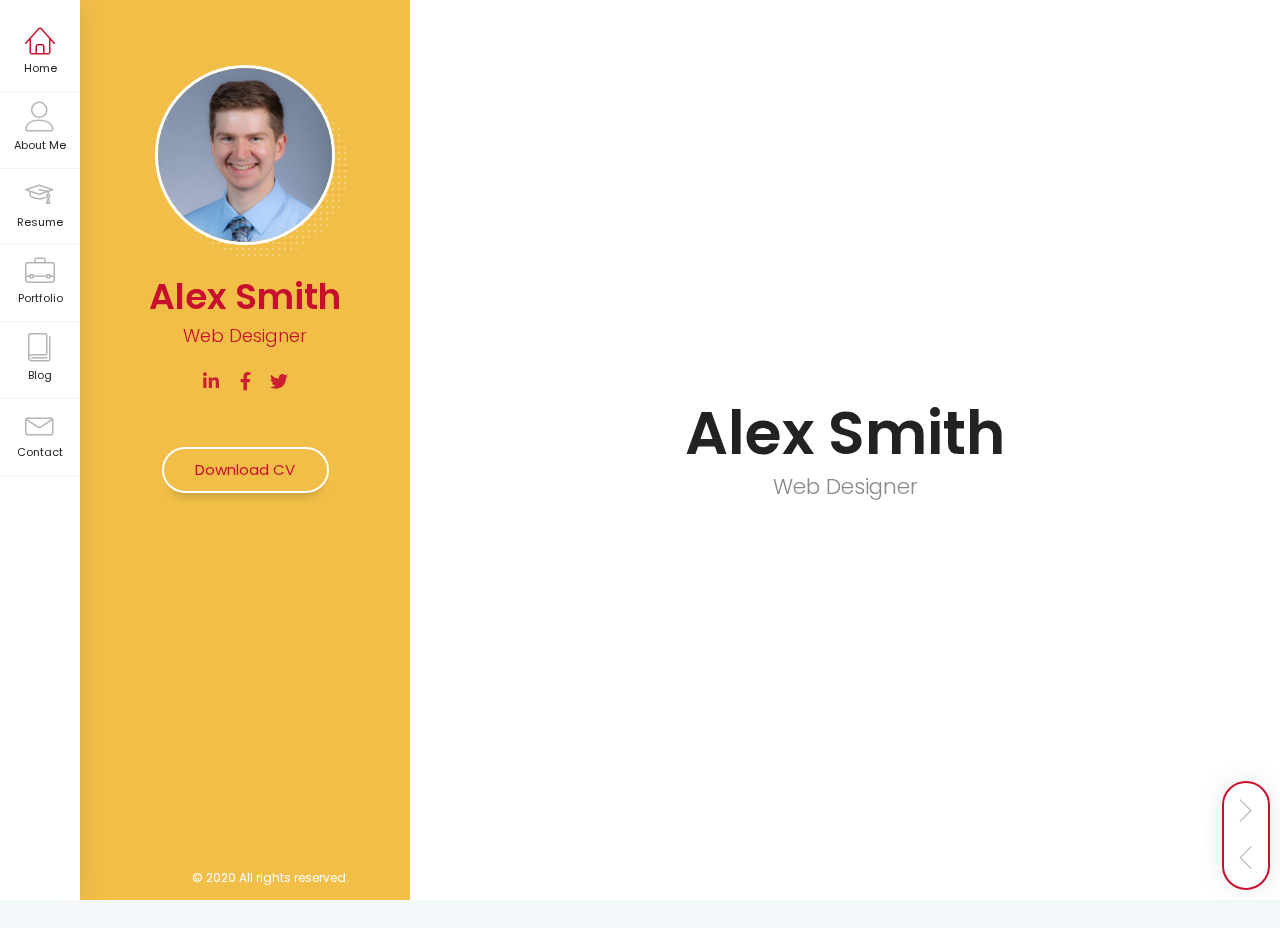
<file: index copy.html>
<!DOCTYPE html>
<html lang="en" class="no-js">
  <head>
    <meta charset="UTF-8" />
    <meta http-equiv="X-UA-Compatible" content="IE=edge"> 
    <title>BreezyCV - Resume / CV / vCard Template</title>
    <meta name="viewport" content="width=device-width, initial-scale=1, maximum-scale=1" />
    <meta name="description" content="BreezyCV - Resume / CV / vCard Template" />
    <meta name="keywords" content="vcard, resposnive, retina, resume, jquery, css3, bootstrap, Material CV, portfolio" />
    <meta name="author" content="lmpixels" />
    <link rel="shortcut icon" href="favicon.ico">


    <link rel="stylesheet" href="css/reset.css" type="text/css">
    <link rel="stylesheet" href="css/bootstrap-grid.min.css" type="text/css">
    <link rel="stylesheet" href="css/animations.css" type="text/css">
    <link rel="stylesheet" href="css/perfect-scrollbar.css" type="text/css">
    <link rel="stylesheet" href="css/owl.carousel.css" type="text/css">
    <link rel="stylesheet" href="css/magnific-popup.css" type="text/css">
    <link rel="stylesheet" href="css/main.css" type="text/css">
  </head>

  <body>
    <!-- Animated Background -->
    <div class="lm-animated-bg" style="background-image: url(img/main_bg.png);"></div>
    <!-- /Animated Background -->

    <!-- Loading animation -->
    <div class="preloader">
      <div class="preloader-animation">
        <div class="preloader-spinner">
        </div>
      </div>
    </div>
    <!-- /Loading animation -->

    <div class="page">
      <div class="page-content">

          <header id="site_header" class="header mobile-menu-hide">
            <div class="header-content">
              <div class="header-photo">
                <img src="img/main_photo.jpg" alt="Alex Smith">
              </div>
              <div class="header-titles">
                <h2>Alex Smith</h2>
                <h4>Web Designer</h4>
              </div>
            </div>

            <ul class="main-menu">
              <li class="active">
                <a href="#home" class="nav-anim">
                  <span class="menu-icon lnr lnr-home"></span>
                  <span class="link-text">Home</span>
                </a>
              </li>
              <li>
                <a href="#about-me" class="nav-anim">
                  <span class="menu-icon lnr lnr-user"></span>
                  <span class="link-text">About Me</span>
                </a>
              </li>
              <li>
                <a href="#resume" class="nav-anim">
                  <span class="menu-icon lnr lnr-graduation-hat"></span>
                  <span class="link-text">Resume</span>
                </a>
              </li>
              <li>
                <a href="#portfolio" class="nav-anim">
                  <span class="menu-icon lnr lnr-briefcase"></span>
                  <span class="link-text">Portfolio</span>
                </a>
              </li>
              <li>
                <a href="#blog" class="nav-anim">
                  <span class="menu-icon lnr lnr-book"></span>
                  <span class="link-text">Blog</span>
                </a>
              </li>
              <li>
                <a href="#contact" class="nav-anim">
                  <span class="menu-icon lnr lnr-envelope"></span>
                  <span class="link-text">Contact</span>
                </a>
              </li>
            </ul>

            <div class="social-links">
              <ul>
                <li><a href="#" target="_blank"><i class="fab fa-linkedin-in"></i></a></li>
                <li><a href="#" target="_blank"><i class="fab fa-facebook-f"></i></a></li>
                <li><a href="#" target="_blank"><i class="fab fa-twitter"></i></a></li>
              </ul>
            </div>

            <div class="header-buttons">
              <a href="#" target="_blank" class="btn btn-primary">Download CV</a>
            </div>

            <div class="copyrights">© 2020 All rights reserved.</div>
          </header>

          <!-- Mobile Navigation -->
          <div class="menu-toggle">
            <span></span>
            <span></span>
            <span></span>
          </div>
          <!-- End Mobile Navigation -->

          <!-- Arrows Nav -->
          <div class="lmpixels-arrows-nav">
            <div class="lmpixels-arrow-right"><i class="lnr lnr-chevron-right"></i></div>
            <div class="lmpixels-arrow-left"><i class="lnr lnr-chevron-left"></i></div>
          </div>
          <!-- End Arrows Nav -->

          <div class="content-area">
            <div class="animated-sections">
              <!-- Home Subpage -->
              <section data-id="home" class="animated-section start-page">
                <div class="section-content vcentered">

                    <div class="row">
                      <div class="col-sm-12 col-md-12 col-lg-12">
                        <div class="title-block">
                          <h2>Alex Smith</h2>
                          <div class="owl-carousel text-rotation">                                    
                            <div class="item">
                              <div class="sp-subtitle">Web Designer</div>
                            </div>
                            
                            <div class="item">
                              <div class="sp-subtitle">Frontend-developer</div>
                            </div>
                          </div>
                        </div>
                      </div>
                    </div>

                </div>
              </section>
              <!-- End of Home Subpage -->

              <!-- About Me Subpage -->
              <section data-id="about-me" class="animated-section">
                <div class="section-content">
                  <div class="page-title">
                    <h2>About <span>Me</span></h2>
                  </div>

                  <!-- Personal Information -->
                  <div class="row">
                    <div class="col-xs-12 col-sm-7">
                      <p>Proin volutpat mauris ac pellentesque pharetra. Suspendisse congue elit vel odio suscipit, sit amet tempor nisl imperdiet. Quisque ex justo, faucibus ut mi in, condimentum finibus dolor. Aliquam vitae hendrerit dolor, eget imperdiet mauris. Maecenas et ante id ipsum condimentum dictum et vel massa. Ut in imperdiet dolor, vel consectetur dui.</p>
                    </div>

                    <div class="col-xs-12 col-sm-5">
                      <div class="info-list">
                        <ul>
                          <li>
                            <span class="title">Age</span>
                            <span class="value">32</span>
                          </li>

                          <li>
                            <span class="title">Residence</span>
                            <span class="value">USA</span>
                          </li>

                          <li>
                            <span class="title">Address</span>
                            <span class="value">88 Some Street, Some Town</span>
                          </li>

                          <li>
                            <span class="title">e-mail</span>
                            <span class="value">email@example.com</span>
                          </li>

                          <li>
                            <span class="title">Phone</span>
                            <span class="value">+0123 123 456 789</span>
                          </li>
                        </ul>
                      </div>
                    </div>
                  </div>
                  <!-- End of Personal Information -->

                  <div class="white-space-50"></div>

                  <!-- Services -->
                  <div class="row">
                    <div class="col-xs-12 col-sm-12">
                      <div class="block-title">
                        <h3>What <span>I Do</span></h3>
                      </div>
                    </div>
                  </div>

                  <div class="row">
                    <div class="col-xs-12 col-sm-6">
                      <div class="col-inner">
                        <div class="info-list-w-icon">
                          <div class="info-block-w-icon">
                            <div class="ci-icon">
                              <i class="lnr lnr-store"></i>
                            </div>
                            <div class="ci-text">
                              <h4>Ecommerce</h4>
                              <p>Pellentesque pellentesque, ipsum sit amet auctor accumsan, odio tortor bibendum massa, sit amet ultricies ex lectus scelerisque nibh. Ut non sodales.</p>
                            </div>
                          </div>
                          <div class="info-block-w-icon">
                            <div class="ci-icon">
                              <i class="lnr lnr-laptop-phone"></i>
                            </div><div class="ci-text">
                              <h4>Web Design</h4>
                              <p>Pellentesque pellentesque, ipsum sit amet auctor accumsan, odio tortor bibendum massa, sit amet ultricies ex lectus scelerisque nibh. Ut non sodales.</p>
                            </div>
                          </div>
                        </div>
                      </div>
                    </div>

                    <div class="col-xs-12 col-sm-6">
                      <div class="col-inner">
                        <div class="info-list-w-icon">
                          <div class="info-block-w-icon">
                            <div class="ci-icon">
                              <i class="lnr lnr-pencil"></i>
                            </div>
                            <div class="ci-text">
                              <h4>Copywriting</h4>
                              <p>Pellentesque pellentesque, ipsum sit amet auctor accumsan, odio tortor bibendum massa, sit amet ultricies ex lectus scelerisque nibh. Ut non sodales.</p>
                            </div>
                          </div>
                          <div class="info-block-w-icon">
                            <div class="ci-icon">
                              <i class="lnr lnr-flag"></i>
                            </div><div class="ci-text">
                              <h4>Management</h4>
                              <p>Pellentesque pellentesque, ipsum sit amet auctor accumsan, odio tortor bibendum massa, sit amet ultricies ex lectus scelerisque nibh. Ut non sodales.</p>
                            </div>
                          </div>
                        </div>
                      </div>
                    </div>
                  </div>
                  <!-- End of Services -->

                  <div class="white-space-30"></div>

                  <!-- Testimonials -->
                  <div class="row">
                    <div class="col-xs-12 col-sm-12">
                      <div class="block-title">
                        <h3>Testimonials</h3>
                      </div>
                    </div>
                  </div>

                  <div class="row">
                    <div class="col-xs-12 col-sm-12">
                      <div class="testimonials owl-carousel">
                        <!-- Testimonial 1 -->
                        <div class="testimonial">
                          <div class="img">
                            <img src="img/testimonials/testimonial-1.jpg" alt="Alex Smith">
                          </div>
                          <div class="text">
                            <p>Vivamus at molestie dui, eu ornare orci. Curabitur vel egestas dolor. Nulla condimentum nunc sit amet urna tempus finibus. Duis mollis leo id ligula pellentesque, at vehicula dui ultrices.</p>
                          </div>

                          <div class="author-info">
                            <h4 class="author">Julia Hickman</h4>
                            <h5 class="company">Omni Source</h5>
                            <div class="icon">
                              <i class="fas fa-quote-right"></i>
                            </div>
                          </div>
                        </div>
                        <!-- End of Testimonial 1 -->

                        <!-- Testimonial 2 -->
                        <div class="testimonial">
                          <div class="img">
                            <img src="img/testimonials/testimonial-2.jpg" alt="Alex Smith">
                          </div>
                          <div class="text">
                            <p>Vivamus at molestie dui, eu ornare orci. Curabitur vel egestas dolor. Nulla condimentum nunc sit amet urna tempus finibus. Duis mollis leo id ligula pellentesque, at vehicula dui ultrices.</p>
                          </div>

                          <div class="author-info">
                            <h4 class="author">Robert Watkins</h4>
                            <h5 class="company">Endicott Shoes</h5>
                            <div class="icon">
                              <i class="fas fa-quote-right"></i>
                            </div>
                          </div>
                        </div>
                        <!-- End of Testimonial 2 -->

                        <!-- Testimonial 3 -->
                        <div class="testimonial">
                          <div class="img">
                            <img src="img/testimonials/testimonial-3.jpg" alt="Alex Smith">
                          </div>
                          <div class="text">
                            <p>Vivamus at molestie dui, eu ornare orci. Curabitur vel egestas dolor. Nulla condimentum nunc sit amet urna tempus finibus. Duis mollis leo id ligula pellentesque, at vehicula dui ultrices.</p>
                          </div>

                          <div class="author-info">
                            <h4 class="author">Kristin Carroll</h4>
                            <h5 class="company">Helping Hand</h5>
                            <div class="icon">
                              <i class="fas fa-quote-right"></i>
                            </div>
                          </div>
                        </div>
                        <!-- End of Testimonial 3 -->
                      </div>
                    </div>
                  </div>
                  <!-- End of Testimonials -->

                  <div class="white-space-50"></div>

                  <!-- Clients -->
                  <div class="row">
                    <div class="col-xs-12 col-sm-12">
                      <div class="block-title">
                        <h3>Cilents</h3>
                      </div>
                    </div>
                  </div>

                  <div class="row">
                    <div class="col-xs-12 col-sm-12">
                      <div class="clients owl-carousel">
                        
                        <div class="client-block">
                          <a href="#" target="_blank" title="Logo">
                            <img src="img/clients/client-1.png" alt="Logo">
                          </a>
                        </div>

                        <div class="client-block">
                          <a href="#" target="_blank" title="Logo">
                            <img src="img/clients/client-2.png" alt="Logo">
                          </a>
                        </div>

                        <div class="client-block">
                          <a href="#" target="_blank" title="Logo">
                            <img src="img/clients/client-3.png" alt="Logo">
                          </a>
                        </div>

                        <div class="client-block">
                          <a href="#" target="_blank" title="Logo">
                            <img src="img/clients/client-4.png" alt="Logo">
                          </a>
                        </div>

                        <div class="client-block">
                          <a href="#" target="_blank" title="Logo">
                            <img src="img/clients/client-5.png" alt="Logo">
                          </a>
                        </div>

                        <div class="client-block">
                          <a href="#" target="_blank" title="Logo">
                            <img src="img/clients/client-6.png" alt="Logo">
                          </a>
                        </div>

                        <div class="client-block">
                          <a href="#" target="_blank" title="Logo">
                            <img src="img/clients/client-7.png" alt="Logo">
                          </a>
                        </div>
  
                      </div>
                    </div>
                  </div>
                  <!-- End of Clients -->

                  <div class="white-space-50"></div>

                  <!-- Pricing -->
                  <div class="row">
                    <div class="col-xs-12 col-sm-12">

                      <div class="block-title">
                        <h3>Pricing</h3>
                      </div>
                    </div>
                  </div>

                  <div class="row">
                    <div class=" col-xs-12 col-sm-12 ">
                      <div class="fw-pricing clearfix row">
                        
                        <div class="fw-package-wrap col-md-6 ">
                          <div class="fw-package">
                            <div class="fw-heading-row">
                              <span>Silver</span>
                            </div>
                            
                            <div class="fw-pricing-row">
                              <span>$64</span>
                              <small>per month</small>
                            </div>
                            
                            <div class="fw-button-row">
                              <a href="#" target="_self" class="btn btn-secondary">Free Trial</a>
                            </div>

                            <div class="fw-default-row">Lorem ipsum dolor</div>
                            <div class="fw-default-row">Pellentesque scelerisque</div>
                            <div class="fw-default-row">Morbi eu sagittis</div>
                          </div>
                        </div>
     
                        <div class="fw-package-wrap col-md-6 highlight-col ">
                          <div class="fw-package">
                            <div class="fw-heading-row">
                              <span>Gold</span>
                            </div>
                            
                            <div class="fw-pricing-row">
                              <span>$128</span>
                              <small>per month</small>
                            </div>

                            <div class="fw-button-row">
                              <a href="#" target="_self" class="btn btn-primary">Free Trial</a>
                            </div>
                            
                            <div class="fw-default-row">Lorem ipsum dolor</div>
                            <div class="fw-default-row">Pellentesque scelerisque</div>
                            <div class="fw-default-row">Morbi eu sagittis</div>
                            <div class="fw-default-row">Donec non diam</div>
                            <div class="fw-default-row"></div>
                          </div>
                        </div>

                      </div>
                    </div>
                  </div>
                  <!-- End of Pricing -->

                  <div class="white-space-50"></div>

                  <!-- Fun Facts -->
                  <div class="row">
                    <div class="col-xs-12 col-sm-12">

                      <div class="block-title">
                        <h3>Fun <span>Facts</span></h3>
                      </div>
                    </div>
                  </div>

                  <div class="row">
                    <div class="col-xs-12 col-sm-4">
                      <div class="fun-fact gray-default">
                        <i class="lnr lnr-heart"></i>
                        <h4>Happy Clients</h4>
                        <span class="fun-fact-block-value">578</span>
                        <span class="fun-fact-block-text"></span>
                      </div>
                    </div>

                    <div class="col-xs-12 col-sm-4">
                      <div class="fun-fact gray-default">
                        <i class="lnr lnr-clock"></i>
                        <h4>Working Hours</h4>
                        <span class="fun-fact-block-value">4,780</span>
                        <span class="fun-fact-block-text"></span>
                      </div>
                    </div>

                    <div class="col-xs-12 col-sm-4 ">
                      <div class="fun-fact gray-default">
                        <i class="lnr lnr-star"></i>
                        <h4>Awards Won</h4>
                        <span class="fun-fact-block-value">15</span>
                        <span class="fun-fact-block-text"></span>
                      </div>
                    </div>
                  </div>
                  <!-- End of Fun Facts -->

                </div>
              </section>
              <!-- End of About Me Subpage -->

              <!-- Resume Subpage -->
              <section data-id="resume" class="animated-section">
                <div class="section-content">  
                  <div class="page-title">
                    <h2>Resume</h2>
                  </div>

                  <div class="row">
                    <div class="col-xs-12 col-sm-7">

                      <div class="block-title">
                        <h3>Education</h3>
                      </div>
                      
                      <div class="timeline timeline-second-style clearfix">
                        <div class="timeline-item clearfix">
                          <div class="left-part">
                            <h5 class="item-period">2008</h5>
                            <span class="item-company">University of Studies</span>
                          </div>
                          <div class="divider"></div>
                          <div class="right-part">
                            <h4 class="item-title">Frontend Development</h4>
                            <p>Maecenas finibus nec sem ut imperdiet. Ut tincidunt est ac dolor aliquam sodales. Phasellus sed mauris hendrerit, laoreet sem in, lobortis ante.</p>
                          </div>
                        </div>

                        <div class="timeline-item clearfix">
                          <div class="left-part">
                            <h5 class="item-period">2007</h5>
                            <span class="item-company">University of Studies</span>
                          </div>
                          <div class="divider"></div>
                          <div class="right-part">
                            <h4 class="item-title">Graphic Design</h4>
                            <p>Aliquam tincidunt malesuada tortor vitae iaculis. In eu turpis iaculis, feugiat risus quis, aliquet urna. Quisque fringilla mollis risus, eu pulvinar dolor.</p>
                          </div>
                        </div>
                      </div>

                      <div class="white-space-50"></div>

                      <div class="block-title">
                        <h3>Experience</h3>
                      </div>

                      <div class="timeline timeline-second-style clearfix">
                        <div class="timeline-item clearfix">
                          <div class="left-part">
                            <h5 class="item-period">2016 - Current</h5>
                            <span class="item-company">Google</span>
                          </div>
                          <div class="divider"></div>
                          <div class="right-part">
                            <h4 class="item-title">Lead Ui/Ux Designer</h4>
                            <p>Praesent dignissim sollicitudin justo, sed elementum quam lacinia quis. Phasellus eleifend tristique posuere. Sed vitae dui nec magna.</p>
                          </div>
                        </div>

                        <div class="timeline-item clearfix">
                          <div class="left-part">
                            <h5 class="item-period">2013 - 2016</h5>
                            <span class="item-company">Adobe</span>
                          </div>
                          <div class="divider"></div>
                          <div class="right-part">
                            <h4 class="item-title">Senior Ui/Ux Designer</h4>
                            <p>Maecenas tempus faucibus rutrum. Duis eu aliquam urna. Proin vitae nulla tristique, ornare felis id, congue libero. Nam volutpat euismod quam.</p>
                          </div>
                        </div>
                        
                        <div class="timeline-item clearfix">
                          <div class="left-part">
                            <h5 class="item-period">2011 - 2013</h5>
                            <span class="item-company">Google</span>
                          </div>
                          <div class="divider"></div>
                          <div class="right-part">
                            <h4 class="item-title">Junior Ui/Ux Designer</h4>
                            <p>Duis mollis nunc quis quam viverra venenatis. Nulla nulla arcu, congue vitae nunc ac, sodales ultricies diam. Nullam justo leo, tincidunt sit amet.</p>
                          </div>
                        </div>
                      </div>

                    </div>

                    <!-- Skills & Certificates -->
                    <div class="col-xs-12 col-sm-5">
                      <!-- Design Skills -->
                      <div class="block-title">
                        <h3>Design <span>Skills</span></h3>
                      </div>

                      <div class="skills-info skills-second-style">
                        <!-- Skill 1 -->
                        <div class="skill clearfix">
                          <h4>Web Design</h4>
                          <div class="skill-value">95%</div>
                        </div>
                        <div class="skill-container skill-1">
                          <div class="skill-percentage"></div>
                        </div>
                        <!-- End of Skill 1 -->
                        
                        <!-- Skill 2 -->
                        <div class="skill clearfix">
                          <h4>Print Design</h4>
                          <div class="skill-value">65%</div>
                        </div>
                        <div class="skill-container skill-2">
                          <div class="skill-percentage"></div>
                        </div>
                        <!-- End of Skill 2 -->
                        
                        <!-- Skill 3 -->
                        <div class="skill clearfix">
                          <h4>Logo Design</h4>
                          <div class="skill-value">80%</div>
                        </div>
                        <div class="skill-container skill-3">
                          <div class="skill-percentage"></div>
                        </div>
                        <!-- End of Skill 3 -->
                        
                        <!-- Skill 4 -->
                        <div class="skill clearfix">
                          <h4>Graphic Design</h4>
                          <div class="skill-value">90%</div>
                        </div>
                        <div class="skill-container skill-4">
                          <div class="skill-percentage"></div>
                        </div>
                        <!-- End of Skill 4 -->

                      </div>
                      <!-- End of Design Skills -->

                      <div class="white-space-10"></div>

                      <!-- Coding Skills -->
                      <div class="block-title">
                        <h3>Coding <span>Skills</span></h3>
                      </div>

                      <div class="skills-info skills-second-style">
                        <!-- Skill 5 -->
                        <div class="skill clearfix">
                          <h4>JavaScript</h4>
                          <div class="skill-value">95%</div>
                        </div>
                        <div class="skill-container skill-5">
                          <div class="skill-percentage"></div>
                        </div>
                        <!-- End of Skill 5 -->

                        <!-- Skill 6 -->
                        <div class="skill clearfix">
                          <h4>PHP</h4>
                          <div class="skill-value">85%</div>
                        </div>
                        <div class="skill-container skill-6">
                          <div class="skill-percentage"></div>
                        </div>
                        <!-- End of Skill 6 -->
                        
                        <!-- Skill 7 -->
                        <div class="skill clearfix">
                          <h4>HTML/CSS</h4>
                          <div class="skill-value">100%</div>
                        </div>
                        <div class="skill-container skill-7">
                          <div class="skill-percentage"></div>
                        </div>
                        <!-- End of Skill 7 -->
                        
                        <!-- Skill 8 -->
                        <div class="skill clearfix">
                          <h4>Smarty/Twig</h4>
                          <div class="skill-value">75%</div>
                        </div>
                        <div class="skill-container skill-8">
                          <div class="skill-percentage"></div>
                        </div>
                        <!-- End of Skill 8 -->

                        <!-- Skill 9 -->
                        <div class="skill clearfix">
                          <h4>Perl</h4>
                          <div class="skill-value">90%</div>
                        </div>
                        <div class="skill-container skill-9">
                          <div class="skill-percentage"></div>
                        </div>
                        <!-- End of Skill 9 -->
                      </div>
                      <!-- End of Coding Skills -->

                      <div class="white-space-10"></div>

                      <!-- Knowledges -->
                      <div class="block-title">
                        <h3>Knowledges</h3>
                      </div>

                      <ul class="knowledges">
                        <li>Marketing</li>
                        <li>Print</li>
                        <li>Digital Design</li>
                        <li>Social Media</li>
                        <li>Time Management</li>
                        <li>Communication</li>
                        <li>Problem-Solving</li>
                        <li>Social Networking</li>
                        <li>Flexibility</li>
                      </ul>
                      <!-- End of Knowledges -->
                    </div>
                    <!-- End of Skills & Certificates -->
                  </div>

                  <div class="white-space-50"></div>

                  <!-- Certificates -->
                  <div class="row">
                    <div class="col-xs-12 col-sm-12">
                      <div class="block-title">
                        <h3>Certificates</h3>
                      </div>
                    </div>
                  </div>
                  
                  <div class="row">
                    <!-- Certificate 1 -->
                    <div class="col-xs-12 col-sm-6">
                      <div class="certificate-item clearfix">
                        <div class="certi-logo">
                          <img src="img/clients/client-1.png" alt="logo">
                        </div>
                        
                        <div class="certi-content">
                          <div class="certi-title">
                            <h4>Psyhology of Intertnation Design</h4>
                          </div>
                          <div class="certi-id">
                            <span>Membership ID: XXXX</span>
                          </div>
                          <div class="certi-date">
                            <span>19 April 2018</span>
                          </div>
                          <div class="certi-company">
                            <span></span>
                          </div>
                        </div>
                      </div>
                    </div>
                    <!-- End of Certificate 1 -->

                    <!-- Certificate 2 -->
                    <div class="col-xs-12 col-sm-6">
                      <div class="certificate-item clearfix">
                        <div class="certi-logo">
                          <img src="img/clients/client-1.png" alt="logo">
                        </div>
                        
                        <div class="certi-content">
                          <div class="certi-title">
                            <h4>Psyhology of Intertnation Design</h4>
                          </div>
                          <div class="certi-id">
                            <span>Membership ID: XXXX</span>
                          </div>
                          <div class="certi-date">
                            <span>19 April 2018</span>
                          </div>
                          <div class="certi-company">
                            <span></span>
                          </div>
                        </div>
                      </div>
                    </div>
                    <!-- End of Certificate 2 -->

                  </div>
                  <!-- End of Certificates -->
                </div>
              </section>
              <!-- End of Resume Subpage -->

              <!-- Portfolio Subpage -->
              <section data-id="portfolio" class="animated-section">
                <div class="section-content">  
                  <div class="page-title">
                    <h2>Portfolio</h2>
                  </div>

                  <div class="row">
                    <div class="col-xs-12 col-sm-12">
                      <!-- Portfolio Content -->
                      <div class="portfolio-content">

                        <ul class="portfolio-filters">
                          <li class="active">
                            <a class="filter btn btn-sm btn-link" data-group="category_all">All</a>
                          </li>
                          <li>
                            <a class="filter btn btn-sm btn-link" data-group="category_detailed">Detailed</a>
                          </li>
                          <li>
                            <a class="filter btn btn-sm btn-link" data-group="category_mockups">Mockups</a>
                          </li>
                          <li>
                            <a class="filter btn btn-sm btn-link" data-group="category_soundcloud">SoundCloud</a>
                          </li>
                          <li>
                            <a class="filter btn btn-sm btn-link" data-group="category_vimeo-videos">Vimeo Videos</a>
                          </li>
                          <li>
                            <a class="filter btn btn-sm btn-link" data-group="category_youtube-videos">YouTube Videos</a>
                          </li>
                        </ul>

                        <!-- Portfolio Grid -->
                        <div class="portfolio-grid three-columns">
                          
                          <figure class="item lbaudio" data-groups='["category_all", "category_soundcloud"]'>
                            <div class="portfolio-item-img">
                              <img src="img/portfolio/1.jpg" alt="SoundCloud Audio" title="" />
                              <a href="https://w.soundcloud.com/player/?url=https%3A//api.soundcloud.com/tracks/221650664&#038;color=%23ff5500&#038;auto_play=false&#038;hide_related=false&#038;show_comments=true&#038;show_user=true&#038;show_reposts=false&#038;show_teaser=true&#038;visual=true" class="lightbox mfp-iframe" title="SoundCloud Audio"></a>
                            </div>

                            <i class="fa fa-volume-up"></i>
                            <h4 class="name">SoundCloud Audio</h4>
                            <span class="category">SoundCloud</span>
                          </figure>

                          <figure class="item standard" data-groups='["category_all", "category_detailed"]'>
                            <div class="portfolio-item-img">
                              <img src="img/portfolio/2.jpg" alt="Media Project 2" title="" />
                              <a href="portfolio-1.html" class="ajax-page-load"></a>
                            </div>

                            <i class="far fa-file-alt"></i>
                            <h4 class="name">Detailed Project 2</h4>
                            <span class="category">Detailed</span>
                          </figure>

                          <figure class="item lbvideo" data-groups='["category_all", "category_vimeo-videos"]'>
                            <div class="portfolio-item-img">
                              <img src="img/portfolio/3.jpg" alt="Vimeo Video 1" title="" />
                              <a href="https://player.vimeo.com/video/158284739" class="lightbox mfp-iframe" title="Vimeo Video 1"></a>
                            </div>

                            <i class="fas fa-video"></i>
                            <h4 class="name">Vimeo Video 1</h4>
                            <span class="category">Vimeo Videos</span>
                          </figure>

                          <figure class="item standard" data-groups='["category_all", "category_detailed"]'>
                            <div class="portfolio-item-img">
                              <img src="img/portfolio/4.jpg" alt="Media Project 1" title="" />
                              <a href="portfolio-1.html" class="ajax-page-load"></a>
                            </div>

                            <i class="far fa-file-alt"></i>
                            <h4 class="name">Detailed Project 1</h4>
                            <span class="category">Detailed</span>
                          </figure>

                          <figure class="item lbimage" data-groups='["category_all", "category_mockups"]'>
                            <div class="portfolio-item-img">
                              <img src="img/portfolio/5.jpg" alt="Mockup Design 1" title="" />
                              <a class="lightbox" title="Mockup Design 1" href="img/portfolio/full/5.jpg"></a>
                            </div>

                            <i class="far fa-image"></i>
                            <h4 class="name">Mockup Design 1</h4>
                            <span class="category">Mockups</span>
                          </figure>

                          <figure class="item lbvideo" data-groups='["category_all", "category_youtube-videos"]'>
                            <div class="portfolio-item-img">
                              <img src="img/portfolio/6.jpg" alt="YouTube Video 1" title="" />
                              <a href="https://www.youtube.com/embed/bg0gv2YpIok" class="lightbox mfp-iframe" title="YouTube Video 1"></a>
                            </div>

                            <i class="fas fa-video"></i>
                            <h4 class="name">YouTube Video 1</h4>
                            <span class="category">YouTube Videos</span>
                          </figure>
                        </div>
                      </div>
                      <!-- End of Portfolio Content -->
                    </div>
                  </div>
                </div>
              </section>
              <!-- End of Portfolio Subpage -->

              <!-- Blog Subpage -->
              <section data-id="blog" class="animated-section">
                <div class="section-content">  
                  <div class="page-title">
                    <h2>Blog</h2>
                  </div>

                  <div class="row">
                    <div class="col-xs-12 col-sm-12">
                      <div class="blog-masonry two-columns clearfix">
                        
                        <!-- Blog Post 1 -->
                        <div class="item post-1">
                          <div class="blog-card">
                            <div class="media-block">
                              <div class="category">
                                <a href="#" title="View all posts in Design">Design</a>
                              </div>
                              <a href="blog-post-1.html">
                                <img src="img/blog/blog_post_1.jpg" class="size-blog-masonry-image-two-c" alt="Why I Switched to Sketch For UI Design" title="" />
                                <div class="mask"></div>
                              </a>
                            </div>
                            <div class="post-info">
                              <div class="post-date">05 Mar 2020</div>
                              <a href="blog-post-1.html">
                                <h4 class="blog-item-title">Why I Switched to Sketch For UI Design</h4>
                              </a>
                            </div>
                          </div>
                        </div>
                        <!-- End of Blog Post 1 -->

                        <!-- Blog Post 2 -->
                        <div class="item post-2">
                          <div class="blog-card">
                            <div class="media-block">
                              <div class="category">
                                <a href="#" title="View all posts in UI">UI</a>
                              </div>
                              <a href="blog-post-1.html">
                                <img src="img/blog/blog_post_2.jpg" class="size-blog-masonry-image-two-c" alt="Best Practices for Animated Progress Indicators" title="" />
                                <div class="mask"></div>
                              </a>
                            </div>
                            <div class="post-info">
                              <div class="post-date">23 Feb 2020</div>
                              <a href="blog-post-1.html">
                                <h4 class="blog-item-title">Best Practices for Animated Progress Indicators</h4>
                              </a>
                            </div>
                          </div>
                        </div>
                        <!-- End of Blog Post 2 -->

                        <!-- Blog Post 3 -->
                        <div class="item post-1">
                          <div class="blog-card">
                            <div class="media-block">
                              <div class="category">
                                <a href="#" title="View all posts in Design">Design</a>
                              </div>
                              <a href="blog-post-1.html">
                                <img src="img/blog/blog_post_3.jpg" class="size-blog-masonry-image-two-c" alt="Designing the Perfect Feature Comparison Table" title="" />
                                <div class="mask"></div>
                              </a>
                            </div>
                            <div class="post-info">
                              <div class="post-date">06 Feb 2020</div>
                              <a href="blog-post-1.html">
                                <h4 class="blog-item-title">Designing the Perfect Feature Comparison Table</h4>
                              </a>
                            </div>
                          </div>
                        </div>
                        <!-- End of Blog Post 3 -->

                        <!-- Blog Post 4 -->
                        <div class="item post-2">
                          <div class="blog-card">
                            <div class="media-block">
                              <div class="category">
                                <a href="#" title="View all posts in E-Commerce">UI</a>
                              </div>
                              <a href="blog-post-1.html">
                                <img src="img/blog/blog_post_4.jpg" class="size-blog-masonry-image-two-c" alt="An Overview of E-Commerce Platforms" title="" />
                                <div class="mask"></div>
                              </a>
                            </div>
                            <div class="post-info">
                              <div class="post-date">07 Jan 2020</div>
                              <a href="blog-post-1.html">
                                <h4 class="blog-item-title">An Overview of E-Commerce Platforms</h4>
                              </a>
                            </div>
                          </div>
                        </div>
                        <!-- End of Blog Post 4 -->
                      </div>
                    </div>
                  </div>
                </div>


              </section>
              <!-- End of Blog Subpage -->

              <!-- Contact Subpage -->
              <section data-id="contact" class="animated-section">
                <div class="section-content">  
                  <div class="page-title">
                    <h2>Contact</h2>
                  </div>

                  <div class="row">
                    <!-- Contact Info -->
                    <div class="col-xs-12 col-sm-4">
                      <div class="lm-info-block gray-default">
                        <i class="lnr lnr-map-marker"></i>
                        <h4>San Francisco</h4>
                        <span class="lm-info-block-value"></span>
                        <span class="lm-info-block-text"></span>
                      </div>

                      <div class="lm-info-block gray-default">
                        <i class="lnr lnr-phone-handset"></i>
                        <h4>415-832-2000</h4>
                        <span class="lm-info-block-value"></span>
                        <span class="lm-info-block-text"></span>
                      </div>

                      <div class="lm-info-block gray-default">
                        <i class="lnr lnr-envelope"></i>
                        <h4>alex@example.com</h4>
                        <span class="lm-info-block-value"></span>
                        <span class="lm-info-block-text"></span>
                      </div>

                      <div class="lm-info-block gray-default">
                        <i class="lnr lnr-checkmark-circle"></i>
                        <h4>Freelance Available</h4>
                        <span class="lm-info-block-value"></span>
                        <span class="lm-info-block-text"></span>
                      </div>


                    </div>
                    <!-- End of Contact Info -->

                    <!-- Contact Form -->
                    <div class="col-xs-12 col-sm-8">
                      <div class="lmpixels-map">
                        <iframe frameborder="0" scrolling="no" marginheight="0" marginwidth="0"></iframe>
                      </div>
                      <div class="block-title">
                        <h3>How Can I <span>Help You?</span></h3>
                      </div>

                      <form id="contact_form" class="contact-form" action="contact_form/contact_form.php" method="post">

                        <div class="messages"></div>

                        <div class="controls two-columns">
                          <div class="fields clearfix">
                            <div class="left-column">
                              <div class="form-group form-group-with-icon">
                                <input id="form_name" type="text" name="name" class="form-control" placeholder="" required="required" data-error="Name is required.">
                                <label>Full Name</label>
                                <div class="form-control-border"></div>
                                <div class="help-block with-errors"></div>
                              </div>

                              <div class="form-group form-group-with-icon">
                                <input id="form_email" type="email" name="email" class="form-control" placeholder="" required="required" data-error="Valid email is required.">
                                <label>Email Address</label>
                                <div class="form-control-border"></div>
                                <div class="help-block with-errors"></div>
                              </div>

                              <div class="form-group form-group-with-icon">
                                <input id="form_subject" type="text" name="subject" class="form-control" placeholder="" required="required" data-error="Subject is required.">
                                <label>Subject</label>
                                <div class="form-control-border"></div>
                                <div class="help-block with-errors"></div>
                              </div>
                            </div>
                            <div class="right-column">
                              <div class="form-group form-group-with-icon">
                                <textarea id="form_message" name="message" class="form-control" placeholder="" rows="7" required="required" data-error="Please, leave me a message."></textarea>
                                <label>Message</label>
                                <div class="form-control-border"></div>
                                <div class="help-block with-errors"></div>
                              </div>
                            </div>
                          </div>

                          <div class="g-recaptcha" data-sitekey="6LdqmCAUAAAAAMMNEZvn6g4W5e0or2sZmAVpxVqI"></div>
      
                          <input type="submit" class="button btn-send" value="Send message">
                        </div>
                      </form>
                    </div>
                    <!-- End of Contact Form -->
                  </div>

                </div>
              </section>
              <!-- End of Contact Subpage -->
            </div>
          </div>

      </div>
    </div>

    <script src="js/jquery.min.js"></script>
    <script src="js/modernizr.custom.js"></script>
    <script src="js/animating.js"></script>

    <script src="js/imagesloaded.pkgd.min.js"></script>
    <script src='https://www.google.com/recaptcha/api.js'></script>

    <script src='js/perfect-scrollbar.min.js'></script>
    <script src='js/jquery.shuffle.min.js'></script>
    <script src='js/masonry.pkgd.min.js'></script>
    <script src='js/owl.carousel.min.js'></script>
    <script src="js/jquery.magnific-popup.min.js"></script>

    <script src="js/validator.js"></script>
    <script src="js/main.js"></script>
  </body>
</html>
</file>
<file: css/perfect-scrollbar.css>
/* perfect-scrollbar v0.8.1 */
.ps{-ms-touch-action:auto;touch-action:auto;overflow:hidden !important;-ms-overflow-style:none}@supports (-ms-overflow-style: none){.ps{overflow:auto !important}}@media screen and (-ms-high-contrast: active), (-ms-high-contrast: none){.ps{overflow:auto !important}}.ps.ps--active-x>.ps__scrollbar-x-rail,.ps.ps--active-y>.ps__scrollbar-y-rail{display:block;background-color:transparent}.ps.ps--in-scrolling.ps--x>.ps__scrollbar-x-rail{background-color:#eee;opacity:.9}.ps.ps--in-scrolling.ps--x>.ps__scrollbar-x-rail>.ps__scrollbar-x{background-color:#999;height:11px}.ps.ps--in-scrolling.ps--y>.ps__scrollbar-y-rail{background-color:#eee;opacity:.9}.ps.ps--in-scrolling.ps--y>.ps__scrollbar-y-rail>.ps__scrollbar-y{background-color:#999;width:11px}.ps>.ps__scrollbar-x-rail{display:none;position:absolute;opacity:0;-webkit-transition:background-color .2s linear, opacity .2s linear;-o-transition:background-color .2s linear, opacity .2s linear;-moz-transition:background-color .2s linear, opacity .2s linear;transition:background-color .2s linear, opacity .2s linear;bottom:0px;height:15px}.ps>.ps__scrollbar-x-rail>.ps__scrollbar-x{position:absolute;background-color:#aaa;-webkit-border-radius:6px;-moz-border-radius:6px;border-radius:6px;-webkit-transition:background-color .2s linear, height .2s linear, width .2s ease-in-out, -webkit-border-radius .2s ease-in-out;transition:background-color .2s linear, height .2s linear, width .2s ease-in-out, -webkit-border-radius .2s ease-in-out;-o-transition:background-color .2s linear, height .2s linear, width .2s ease-in-out, border-radius .2s ease-in-out;-moz-transition:background-color .2s linear, height .2s linear, width .2s ease-in-out, border-radius .2s ease-in-out, -moz-border-radius .2s ease-in-out;transition:background-color .2s linear, height .2s linear, width .2s ease-in-out, border-radius .2s ease-in-out;transition:background-color .2s linear, height .2s linear, width .2s ease-in-out, border-radius .2s ease-in-out, -webkit-border-radius .2s ease-in-out, -moz-border-radius .2s ease-in-out;bottom:2px;height:6px}.ps>.ps__scrollbar-x-rail:hover>.ps__scrollbar-x,.ps>.ps__scrollbar-x-rail:active>.ps__scrollbar-x{height:11px}.ps>.ps__scrollbar-y-rail{display:none;position:absolute;opacity:0;-webkit-transition:background-color .2s linear, opacity .2s linear;-o-transition:background-color .2s linear, opacity .2s linear;-moz-transition:background-color .2s linear, opacity .2s linear;transition:background-color .2s linear, opacity .2s linear;right:0;width:15px}.ps>.ps__scrollbar-y-rail>.ps__scrollbar-y{position:absolute;background-color:#aaa;-webkit-border-radius:6px;-moz-border-radius:6px;border-radius:6px;-webkit-transition:background-color .2s linear, height .2s linear, width .2s ease-in-out, -webkit-border-radius .2s ease-in-out;transition:background-color .2s linear, height .2s linear, width .2s ease-in-out, -webkit-border-radius .2s ease-in-out;-o-transition:background-color .2s linear, height .2s linear, width .2s ease-in-out, border-radius .2s ease-in-out;-moz-transition:background-color .2s linear, height .2s linear, width .2s ease-in-out, border-radius .2s ease-in-out, -moz-border-radius .2s ease-in-out;transition:background-color .2s linear, height .2s linear, width .2s ease-in-out, border-radius .2s ease-in-out;transition:background-color .2s linear, height .2s linear, width .2s ease-in-out, border-radius .2s ease-in-out, -webkit-border-radius .2s ease-in-out, -moz-border-radius .2s ease-in-out;right:2px;width:6px}.ps>.ps__scrollbar-y-rail:hover>.ps__scrollbar-y,.ps>.ps__scrollbar-y-rail:active>.ps__scrollbar-y{width:11px}.ps:hover.ps--in-scrolling.ps--x>.ps__scrollbar-x-rail{background-color:#eee;opacity:.9}.ps:hover.ps--in-scrolling.ps--x>.ps__scrollbar-x-rail>.ps__scrollbar-x{background-color:#999;height:11px}.ps:hover.ps--in-scrolling.ps--y>.ps__scrollbar-y-rail{background-color:#eee;opacity:.9}.ps:hover.ps--in-scrolling.ps--y>.ps__scrollbar-y-rail>.ps__scrollbar-y{background-color:#999;width:11px}.ps:hover>.ps__scrollbar-x-rail,.ps:hover>.ps__scrollbar-y-rail{opacity:.6}.ps:hover>.ps__scrollbar-x-rail:hover{background-color:#eee;opacity:.9}.ps:hover>.ps__scrollbar-x-rail:hover>.ps__scrollbar-x{background-color:#999}.ps:hover>.ps__scrollbar-y-rail:hover{background-color:#eee;opacity:.9}.ps:hover>.ps__scrollbar-y-rail:hover>.ps__scrollbar-y{background-color:#999}
</file>
<file: css/main.css>
/*
* Template Name: BreezyCV - Resume / CV / vCard / Portfolio Template
* Author: LMPixels
* Author URL: http://themeforest.net/user/lmpixels
* Version: 1.5.0
*/

/* ------------------------------------------------------------
1. Fonts
2. General Styles
3. Page loadig animation
4. Header
5. Page Content
6. Elements
7. Single Page (Blog Posts, 404 etc.)
8. Media Queries
9. Pricing
10. Full Width Styles
11. Updates
------------------------------------------------------------ */

/* ------------------------------------------------------------
1. Fonts
------------------------------------------------------------ */
/* Google fonts */
@import url('https://fonts.googleapis.com/css?family=Poppins:200,200i,300,300i,400,400i,500,500i,600,600i,700,700i');

/* Linear Icons Font */
@import url('./fonts/linear-icons-font/style.css');

/* FontAwesome Free Icons Font */
@import url('./fonts/fontawesome-free-5.12.1-web/css/all.min.css');


/* ------------------------------------------------------------
2. General Styles
------------------------------------------------------------ */
html {
  margin: 0;
  width: 100%;
  height: 100%;
  min-height: 100%;
  overflow: hidden;
}

body {
  background-color: #f2f7f9;
  margin: 0;
  width: 100%;
  height: 100%;
  min-height: 100%;
  font-size: 15px;
  font-family: 'Poppins', Helvetica, sans-serif;
  line-height: 1.65em;
  overflow: hidden;
  color: #555;
  background-repeat: no-repeat;
  background-position: center;
  background-position: 50% 50%;
  background-size: cover;
}

h1, h2, h3, h4, h5, h6 {
  color: #222;
  font-family: 'Poppins', Helvetica, sans-serif;
  font-weight: 600;
}

h1 {
    font-size: 32px;
}
h2 {
    font-size: 27px;
}
h3 {
    font-size: 21px;
}
h4 {
    font-size: 18px;
}
h5 {
    font-size: 16px;
}
h6 {
    font-size: 14px;
}

a {
  color: #0099cc;
  text-decoration: none;
  -webkit-transition: all 0.3s ease-in-out;
  -moz-transition: all 0.3s ease-in-out;
  -o-transition: all 0.3s ease-in-out;
  -ms-transition: all 0.3s ease-in-out;
  transition: all 0.3s ease-in-out;
}

p {
  margin-bottom: 10px;
}

.clearfix:before,
.clearfix:after {
    content: " ";
    display: table;
}

.clearfix:after {
    clear: both;
}

.page {
  display: block;
  width: 100%;
  height: 100%;
  min-height: 100%;
  padding: 0 100px;
  overflow: hidden;
}

.page-content {
  position: relative;
  width: 100%;
  max-width: 1280px;
  min-height: 80vh;
  margin: 10vh auto;
  padding: 0;
  background-color:  #F1BE48;
  -webkit-box-shadow: 0 0 100px -5px rgba(0,0,0,.25);
  -moz-box-shadow: 0 0 100px -5px rgba(0,0,0,.25);
  box-shadow: 0 0 100px -5px rgba(0,0,0,.25);
  border-radius: 32px;
  -webkit-backface-visibility: hidden;
  -moz-backface-visibility: hidden;
  backface-visibility: hidden;
}

/* buttons */
.btn-primary,
.btn-secondary,
button,
input[type="button"],
input[type="submit"],
.wp-block-button .wp-block-button__link {
  display: inline-block;
  position: relative;
  padding: .8em 2.1em;
  margin-bottom: .75em;
  margin-right: .25em;
  font-size: 1em;
  line-height: 1.2;
  border: 0;
  outline: 0;
  border: 2px solid #C8102E;
  color: #222;
  text-shadow: none;
  background-color: #fff;
  border-radius: 30px;
  font-family: 'Poppins', Helvetica, sans-serif;
  -webkit-transition: all 0.3s ease-in-out;
  -moz-transition: all 0.3s ease-in-out;
  -o-transition: all 0.3s ease-in-out;
  -ms-transition: all 0.3s ease-in-out;
  transition: all 0.3s ease-in-out;
  box-shadow: 0px 10px 10px -8px rgba(0,0,0,.22);
}

.btn-primary:last-child,
.btn-secondary:last-child,
button:last-child,
input[type="button"]:last-child,
input[type="submit"]:last-child,
.wp-block-button .wp-block-button__link:last-child {
  margin-right: 0;
}

.btn-primary:hover,
.btn-primary:focus,
button:hover,
button:focus,
input[type="button"]:hover,
input[type="button"]:focus,
input[type="submit"]:hover,
input[type="submit"]:focus {
  background-color: #C8102E;
  color: #fff;
  border: 2px solid #C8102E;
}

.btn-secondary {
  border-color: #d5d5d5;
  background-color: #fff;
  box-shadow: 0px 10px 10px -8px #d5d5d5;
  color: #666;
}

.btn-secondary:hover,
.btn-secondary:focus {
  color: #333;
  border-color: #d5d5d5;
  background-color: #d5d5d5;
}

.animated {
  -webkit-animation-duration: 1s;
  animation-duration: 1s;
  -webkit-animation-fill-mode: both;
  animation-fill-mode: both;
}



/* =============================================================================
3. Page loadig animation
============================================================================= */
.no-js .preloader,
.no-js .preloader-portfolio {
  display: none;
}
.preloader,
.preloader-portfolio {
  position: fixed;
  left: 0px;
  top: 0px;
  width: 100%;
  height: 100%;
  z-index: 9999;
  background: #fff;
}

.preloader-animation {
  position: absolute;
  top: 50%;
  left: 50%;
  text-align: center;
  background-color: inherit;
  color: inherit;
  opacity: 1;
  transition: opacity 0.3s;
  transform: translate3d(-50%,-50%,0);
}

.preloader-spinner {
  width: 52px;
  height: 52px;
  margin: 100px auto;
  background-color: #C8102E;

  border-radius: 100%;
  -webkit-animation: sk-scaleout 1.0s infinite ease-in-out;
  animation: sk-scaleout 1.0s infinite ease-in-out;
}

@-webkit-keyframes sk-scaleout {
  0% { -webkit-transform: scale(0) }
  100% {
    -webkit-transform: scale(1.1);
    opacity: 0;
  }
}

@keyframes sk-scaleout {
  0% {
    -webkit-transform: scale(0);
    transform: scale(0);
  } 100% {
    -webkit-transform: scale(1.1);
    transform: scale(1.1);
    opacity: 0;
  }
}



/* ------------------------------------------------------------
4. Header
------------------------------------------------------------ */
@media only screen and (min-width: 1025px) {
  .header {
    display: inline-block;
    float: left;
    width: 100%;
    max-width: 380px;
    height: 100%;
    max-height: 80vh;
    min-height: inherit;
    text-align: center;
    padding: 65px 30px 45px;
    overflow: auto;
  }

  .header-titles {

  }

  /* --- Navigation --- */
  ul.main-menu {
    position: absolute;
    padding: 15px 0;
    width: 70px;
    right: -90px;
    background-color: #fff;
    border-radius: 35px;
    z-index: 999;
    list-style: none;
    top: 0;
    -webkit-box-shadow: 0 0 30px -5px rgba(0,0,0,.15);
    -moz-box-shadow: 0 0 30px -5px rgba(0,0,0,.15);
    box-shadow: 0 0 30px -5px rgba(0,0,0,.15);
  }

  ul.main-menu a {
    display: block;
    position: relative;
    color: #b5b6b7;
    padding: 10px;
    -webkit-transition: all 0.3s ease-in-out;
    -moz-transition: all 0.3s ease-in-out;
    -o-transition: all 0.3s ease-in-out;
    -ms-transition: all 0.3s ease-in-out;
    transition: all 0.3s ease-in-out;
  }

  ul.main-menu a.active,
  ul.main-menu a:focus,
  ul.main-menu a:hover {
    color: #C8102E;
  }

  ul.main-menu .menu-icon {
    display: block;
    font-size: 30px;
  }

  ul.main-menu .link-text {
    position: absolute;
    width: auto;
    visibility: hidden;
    opacity: 0;
    color: #fff;
    padding: 2px 10px;
    background-color: #C8102E;
    white-space: nowrap;
    right: 0;
    top: -50%;
    margin-top: 50%;
    -webkit-transition: all 0.3s ease-in-out;
    -moz-transition: all 0.3s ease-in-out;
    -o-transition: all 0.3s ease-in-out;
    -ms-transition: all 0.3s ease-in-out;
    transition: all 0.3s ease-in-out;
    z-index: 0;
    box-shadow: 0px 10px 10px -8px rgba(0,0,0,.22);
  }

  ul.main-menu a:hover .link-text {
    right: 100%;
    visibility: visible;
    opacity: 1;
  }
  /* --- End Navigation --- */
}

/* --- LMPixels Arrow Nav --- */
.lmpixels-arrows-nav {
  position: absolute;
  padding: 10px 0;
  width: 60px;
  right: -80px;
  background-color: #fff;
  border-radius: 35px;
  z-index: 98;
  list-style: none;
  bottom: 0;
  -webkit-box-shadow: 0 0 30px -5px rgba(0,0,0,.15);
  -moz-box-shadow: 0 0 30px -5px rgba(0,0,0,.15);
  box-shadow: 0 0 30px -5px rgba(0,0,0,.15);
}

.lmpixels-arrows-nav div {
  display: block;
  position: relative;
  text-align: center;
  color: #b5b6b7;
  padding: 10px;
  font-size: 24px;
  -webkit-transition: all 0.3s ease-in-out;
  -moz-transition: all 0.3s ease-in-out;
  -o-transition: all 0.3s ease-in-out;
  -ms-transition: all 0.3s ease-in-out;
  transition: all 0.3s ease-in-out;
}

.lmpixels-arrows-nav div:hover {
  color: #C8102E;
}
/* --- End LMPixels Arrow Nav --- */

.header-photo {
  position: relative;
  width: 180px;
  margin: 0 auto 30px;
  z-index: 1;
}

.header-photo img {
  max-width: 100%;
  background-color: #fff;
  border: 3px solid #fff;
  border-radius: 300px;
}

.header-photo:after {
  position: absolute;
  opacity: 0.3;
  top: 7%;
  left: 7%;
  border-radius: 300px;
  content: '';
  height: calc(100% + 0px);
  width: calc(100% + 0px);
  background-image: -webkit-repeating-radial-gradient(center center, #fff, #fff 1px, transparent 0px, transparent 100%);
  background-image: -moz-repeating-radial-gradient(center center, #fff, #fff 1px, transparent 0px, transparent 100%);
  background-image: -ms-repeating-radial-gradient(center center, #fff, #fff 1px, transparent 0px, transparent 100%);
  -webkit-background-size: 6px 6px;
  -moz-background-size: 6px 6px;
  background-size: 6px 6px;
  z-index: -1;
}

.header-titles h2 {
  font-size: 36px;
  font-weight: 600;
  color: #C8102E;
  margin: 5px 0 7px;
  line-height: 1.2em;
}

.header-titles h4 {
  font-size: 18px;
  font-weight: 300;
  color: #C8102E;
  margin: 5px 0;
  line-height: 1.2em;
}

/* --- Social Links --- */
.social-links {
  margin: 20px 0;
}

.social-links ul {
  list-style: none;
  padding: 0;
}

.social-links ul li {
  display: inline-block;
}

.social-links ul li a {
  color: #C8102E;
  border-radius: 20px;
  font-size: 18px;
  padding: 0;
  height: 30px;
  width: 30px;
  display: block;
  line-height: 30px;
  text-align: center;
  opacity: .9;
}

.social-links ul li a:hover {
  opacity: 1;
  background-color: rgba(255,255,255,.2);
}
/* --- End Social Links --- */

.header-buttons {
  margin-top: 50px;
}

.header-buttons .btn-primary {
  background-color: transparent;
  color: #C8102E;
  border-color: #fff;
}

.header-buttons .btn-primary:hover {
  background-color: #fff;
  color: #C8102E;
  border-color: #fff;
}

.header .copyrights {
  color: #fff;
  width: 380px;
  position: absolute;
  bottom: 0;
  left: 0;
  padding: 5px 10px 15px;
  line-height: 14px;
  font-size: 12px;
  text-align: center;
}

/* ------------------------------------------------------------
5. Page Content
------------------------------------------------------------ */
.content-area {
  position: absolute;
  right: 0;
  background-color: transparent;
  height: 100%;
  width: 100%;
  max-width: calc(100% - 380px);
}

.animated-sections {
  position: relative;
  height: 100%;
  -webkit-perspective: 1500px;
  -moz-perspective: 1500px;
  perspective: 1500px;
  -webkit-backface-visibility: hidden;
  -moz-backface-visibility: hidden;
  backface-visibility: hidden;
}

.animated-section {
  position: absolute;
  background-color: transparent;
  height: 100%;
  width: 100%;
  border-radius: 30px;
  padding: 0;
  opacity: 0;
  overflow: auto;
  visibility: hidden;
  -webkit-backface-visibility: hidden;
  -moz-backface-visibility: hidden;
  backface-visibility: hidden;
  -webkit-transform: translate3d(0,0,0);
  -moz-transform: translate3d(0,0,0);
  transform: translate3d(0,0,0);
  background-repeat: no-repeat;
  background-position: center;
  background-position: 50% 50%;
  background-size: cover;
}

.section-content {
  background-color: #fff;
  padding: 60px;
  position: relative;
  height: auto;
  width: 100%;
  min-width: 100%;
  min-height: 100%;
  -webkit-transform: translate3d(0,0,0);
  -o-transform: translate3d(0,0,0);
  -moz-transform: translate3d(0,0,0);
  transform: translate3d(0,0,0);
  -ms-transform: none;
}

.single-page-content {
  position: absolute;
  background-color: #fff;
  height: 100%;
  width: 100%;
  border-radius: 30px;
  padding: 60px;
  overflow: auto;
}

.section-active,
.no-js .animated-section {
  opacity: 1;
  overflow: auto;
  visibility: visible;
  z-index: 99;
}

/* --- Custom ScrollBar Customization --- */
.ps>.ps__scrollbar-y-rail {
  margin-right: 10px;
  margin-top: 30px;
  margin-bottom: 30px;
  border-radius: 20px;
}

.ps>.ps__scrollbar-y-rail>.ps__scrollbar-y {
  background-color: #b5b6b7;
}

.ps:hover>.ps__scrollbar-y-rail:hover>.ps__scrollbar-y {
    background-color: #C8102E;
}

.ps>.ps__scrollbar-y-rail {
  width: 12px;
}

.ps>.ps__scrollbar-y-rail:hover>.ps__scrollbar-y, .ps>.ps__scrollbar-y-rail:active>.ps__scrollbar-y,
.ps:hover.ps--in-scrolling.ps--y>.ps__scrollbar-y-rail>.ps__scrollbar-y,
.ps.ps--in-scrolling.ps--y>.ps__scrollbar-y-rail>.ps__scrollbar-y {
    width: 8px;
}
/* --- End Custom ScrollBar Customization --- */

.page-title {
  display: inline-block;
  position: relative;
  padding-right: 25px;
  padding-bottom: 15px;
  margin-bottom: 30px;
}

.page-title h2 {
  position: relative;
  font-size: 32px;
  z-index: 1;
}

.page-title h2 span {
  color: #C8102E;
}




/* Form controls */
.form-group {
  position: relative;
  margin: 0 0 21.5px;
}
.form-control,
.form-control:focus {
  height: 42px;
}

.form-control,
.form-control:focus,
.has-error .form-control,
.has-error .form-control:focus,
input[type="search"],
input[type="password"],
input[type="text"] {
  position: relative;
  border: 2px solid #d5d6d7;
  border-radius: 5px;
  display: block;
  font-size: 1em;
  line-height: 1.4;
  margin: 0;
  padding: 10px 25px 10px 12px;
  width: 100%;
  background: 0 0;
  background-color: transparent;
  text-align: left;
  color: inherit;
  -webkit-box-shadow: none;
  -moz-box-shadow: none;
  box-shadow: none;
  outline: none;
  font-family: 'Poppins', Helvetica, sans-serif;
  box-shadow: 0px 10px 10px -8px rgba(0,0,0,.1);
}

textarea.form-control, textarea.form-control:focus {
  height: auto;
}

.form-control ~ .form-control-border {
  content: "";
  position: absolute;
  z-index: -1;
  left: 0;
  right: 100%;
  bottom: 0;
  border-radius: 5px;
  top: 0;
  opacity: 0;
  background: transparent;
  border: 2px solid #C8102E;
  border-right-width: 0;
  height: 100%;
  -webkit-transition: all 0.3s ease-in-out;
  -moz-transition: all 0.3s ease-in-out;
  -o-transition: all 0.3s ease-in-out;
  -ms-transition: all 0.3s ease-in-out;
  transition: all 0.3s ease-in-out;
}

.form-control:focus ~ .form-control-border {
  left: 0;
  right: 0;
  height: 100%;
  z-index: 1;
  opacity: 1;
  border-right-width: 2px;
}

.has-error .form-control ~ .form-control-border {
  border-color: #ff4c4c;
}

/* Placeholders */
.form-control::-moz-placeholder {
  color: #adadac;
}

.form-control:-ms-input-placeholder {
  color: #adadac;
}

.form-control::-webkit-input-placeholder {
  color: #adadac;
}
/* /Placeholders */

.form-group .help-block {
  position: absolute;
  display: inline-block;
  padding: 0px 5px;
  font-size: 0.93em;
  line-height: 1.75em;
  margin: -2px 0 0 10px;
  color: #fff;
  background: #ff4e4e;
}

.form-group .help-block:after {
  content: " ";
  position: absolute;
  left: 5px;
  bottom: 100%;
  width: 0;
  height: 0;
  border-bottom: 10px solid #ff4e4e;
  border-right: 10px solid transparent;
}
.form-group .help-block:empty {
  display: none;
}

.form-group-with-icon i {
  position: absolute;
  font-size: 16px;
  top: 13px;
  right: 13px;
  color: #d3d3d3;
}

.form-group-with-icon.form-group-focus i {
  color: #C8102E;
}

.form-group.form-group-w-checkbox {
  padding-top: 0;
  padding-bottom: 8px;
  margin-bottom: 17px;
}

.form-group-with-icon.form-group-w-checkbox {
  padding-top: 8px;
  padding-left: 52px;
  margin-bottom: 25px;
}

.form-group .form-control-checkbox + label,
.form-group.form-group-focus .form-control-checkbox + label {
  position: relative;
  display: inline;
  left: 0;
  top: 0;
  font-size: 1em;
  opacity: 1;
}

.form-group .form-control-checkbox,
.form-group.form-group-focus .form-control-checkbox {
  display: inline-block;
  width: auto;
  height: auto;
  top: 2px;
}

.form-group.form-group-w-checkbox .help-block {
  top: 100%;
  left: 0;
  margin-left: 0;
}

.form-group.form-group-with-icon.form-group-w-checkbox .help-block {
  left: 52px;
}

.form-group label {
  position: absolute;
  top: 10px;
  left: 15px;
  z-index: -1;
  color: #a5a6a7;
  transition: 0.3s;
}

.form-group .form-control:focus ~ label,
.form-group.form-group-focus .form-control ~ label {
  color: #C8102E;
  top: -20px;
  left: 0;
  z-index: 1;
  font-size: 13px;
}

.form-control, .form-control:focus, .has-error .form-control, .has-error .form-control:focus, input[type="search"], input[type="password"], input[type="text"], .header-search input.form-control {
    -webkit-transform: translateZ(0);
    -moz-transform: translateZ(0);
    transform: translateZ(0);
}
/* /Form controls */




/* ------------------------------------------------------------
6. Elements
------------------------------------------------------------ */
.block-title {
  display: inline-block;
  position: relative;
  padding-right: 12px;
  padding-bottom: 10px;
  margin-bottom: 15px;
}

.block-title h3 {
  position: relative;
  font-size: 21px;
  z-index: 1;
}

.block-title h3 span {
  color: #C8102E;
}


/* --- White Spaces --- */
.white-space-10 {
  padding-bottom: 10px;
}

.white-space-20 {
  padding-bottom: 20px;
}

.white-space-30 {
  padding-bottom: 30px;
}

.white-space-40 {
  padding-bottom: 40px;
}

.white-space-50 {
  padding-bottom: 50px;
}

.white-space-60 {
  padding-bottom: 60px;
}

.white-space-70 {
  padding-bottom: 70px;
}
/* --- End White Spaces --- */

/* --- Simple Info List --- */
.info-list ul {
  list-style: none;
  padding: 0;
  margin: 0;
}

.info-list ul li {
  margin-bottom: 10px;
}

.info-list .title {
  color: #C8102E;
  margin-right: 5px;
  font-weight: 600;
}
/* --- End Simple Info List --- */

/* --- Info block with Icon --- */
.info-block-w-icon {
  margin-bottom: 25px;
}

.info-block-w-icon .ci-text h4 {
  margin: 5px 0;
}

.info-block-w-icon .ci-text p {
    font-size: .95em;
}

.info-block-w-icon .ci-icon {
  display: table-cell;
  width: 54px;
  padding-right: 25px;
}

.info-block-w-icon i {
  position: relative;
  font-size: 42px;
  color: #C8102E;
  opacity: .7;
}
/* --- End Info block with Icon --- */

/* --- Info Block with Borders --- */
.lm-info-block {
  position: relative;
  text-align: center;
  width: 100%;
  display: block;
  margin: 0 0 15px 0;
  background-color: #fcfcfc;
  padding: 20px 10px;
  border: 1px solid #e5e5e5;
  -webkit-box-shadow: none;
  -moz-box-shadow: none;
  box-shadow: none;
  overflow: hidden;
  -webkit-transition: all 0.2s ease-in-out;
  -moz-transition: all 0.2s ease-in-out;
  -o-transition: all 0.2s ease-in-out;
  -ms-transition: all 0.2s ease-in-out;
  transition: all 0.2s ease-in-out;
}

.lm-info-block i {
  position: relative;
  font-size: 33px;
  color: #C8102E;
  z-index: 1;
}

.lm-info-block h4 {
  font-size: 15px;
  margin-top: 8px;
}

.lm-info-block .lm-info-block-value {
  font-size: 30px;
  line-height: 30px;
  font-weight: 400;
  display: block;
  margin: 10px 0;
  color: #C8102E;
}


.lm-info-block .lm-info-block-value:empty {
  margin: 0;
}
/* --- End of Info Block with Borders --- */


/* --- Testimonials --- */
.testimonial {
  text-align: center;
  border: 2px solid #e5e6e7;
  border-radius: 20px;
  margin: 45px 2px 10px;
  padding: 0 25px 15px 25px;
}

.testimonial img {
  max-width: 90px;
  max-height: 90px;
  margin: -45px auto 20px;
  border-radius: 90px;
  box-shadow: 0px 10px 10px -8px rgba(0,0,0,.22);
}

.testimonial .text {
  text-align: left;
  font-style: italic;
}

.testimonial .author-info {
  position: relative;
  text-align: left;
  margin-top: 20px;
}

.testimonial .author-info .icon {
  content: '';
  position: absolute;
  font-size: 30px;
  right: 0;
  top: 7px;
  color: #C8102E;
  opacity: .5;
}

.testimonial .author-info .author {
  margin: 0;
  font-size: 15px;
}

.testimonial .author-info .company {
  color: #a5a6a7;
  font-size: 13px;
  font-weight: 300;
  margin: 0;
}
/* --- End of Testimonials --- */

/* --- Clients --- */
.clients.owl-carousel .client-block {
  padding: 15px;
  margin-bottom: 15px;
}

.client-block {
  text-align: center;
  padding: 5px 0;
  margin-bottom: 30px;
  opacity: .7;
  -webkit-transition: all 0.2s ease-in-out;
  -moz-transition: all 0.2s ease-in-out;
  -o-transition: all 0.2s ease-in-out;
  -ms-transition: all 0.2s ease-in-out;
  transition: all 0.2s ease-in-out;
}
/* --- End of Clients --- */

/* --- Sliders Nav --- */
.testimonials.owl-carousel .owl-nav,
.clients.owl-carousel .owl-nav {
  position: absolute;
  text-align: right;
  right: 0;
  top: -52px;
}

.testimonials.owl-carousel .owl-nav .owl-prev,
.testimonials.owl-carousel .owl-nav .owl-next,
.clients.owl-carousel .owl-nav .owl-prev,
.clients.owl-carousel .owl-nav .owl-next {
  position: relative;
  display: inline-block;
  background-color: #fff;
  border: 1px solid #e5e5e5;
  border-radius: 5px;
  -webkit-transition-duration: 0.2s;
  transition-duration: 0.2s;
  font-family: "Font Awesome 5 Free";
  font-size: 11px;
  font-weight: 900;
  -moz-osx-font-smoothing: grayscale;
  -webkit-font-smoothing: antialiased;
  display: inline-block;
  font-style: normal;
  font-variant: normal;
  text-rendering: auto;
  color: #666;
}

.testimonials.owl-carousel .owl-nav .owl-prev,
.clients.owl-carousel .owl-nav .owl-prev {
    margin-right: 3px;
}

.testimonials.owl-carousel .owl-nav .owl-prev:before,
.testimonials.owl-carousel .owl-nav .owl-next:before,
.clients.owl-carousel .owl-nav .owl-prev:before,
.clients.owl-carousel .owl-nav .owl-next:before {
  position: relative;
  margin: 2px;
  width: 22px;
  height: 22px;
  line-height: 22px;
  text-align: center;
  display: block;
  cursor: pointer;
  color: inherit;
  z-index: 1;
}

.testimonials.owl-carousel .owl-nav .owl-prev:before,
.clients.owl-carousel .owl-nav .owl-prev:before {
    content: "\f053";
}

.testimonials.owl-carousel .owl-nav .owl-next:before,
.clients.owl-carousel .owl-nav .owl-next:before {
    content: "\f054";
}

.testimonials.owl-carousel .owl-nav .owl-prev:hover,
.testimonials.owl-carousel .owl-nav .owl-next:hover,
.clients.owl-carousel .owl-nav .owl-prev:hover,
.clients.owl-carousel .owl-nav .owl-next:hover {
    background-color: #C8102E;
    border-color: #C8102E;
    color: #fff;
}
/* --- End of Sliders Nav --- */


/* --- Timeline (Education & Experience) --- */
.timeline-second-style .timeline-item {
  position: relative;
  display: table;
  table-layout: fixed;
  width: 100%;
  padding-bottom: 15px;
}

.timeline-second-style .timeline-item:last-child {
  padding-bottom: 0;
}


.timeline-second-style .left-part {
  width: 30%;
  display: table-cell;
  padding-right: 25px;
  min-height: 100%;
  text-align: right;
  vertical-align: top;
}

.timeline-second-style .right-part {
  width: 70%;
  display: table-cell;
  padding-left: 25px;
  padding-right: 15px;
  vertical-align: top;
}

.timeline-second-style .right-part p,
.timeline-second-style .right-part p > * {
  font-size: 0.92em;
}

.timeline-second-style .divider {
  position: absolute;
  top: 0;
  left: 30%;
  bottom: 0;
  width: 1px;
  background-color: #eee;
}

.timeline-second-style .divider:before {
  content: '';
  display: block;
  position: absolute;
  margin-top: 4px;
  width: 17px;
  height: 17px;
  position: absolute;
  margin-left: -8px;
  border-radius: 10px;
  background-color: #C8102E;
  opacity: .25;
  z-index: 0;
}

.timeline-second-style .divider:after {
  content: '';
  display: block;
  position: absolute;
  margin-top: 8px;
  width: 9px;
  height: 9px;
  margin-left: -4px;
  background-color: #fff;
  border-radius: 5px;
  border: 2px solid #C8102E;
  z-index: 1;
}

.timeline-second-style .item-title {
  font-size: 16px;
  margin-bottom: 3px;
}

.timeline-second-style .item-period {
  margin: 3px 0;
  font-size: 14px;
  line-height: 1.4em;
}

.timeline-second-style .item-company {
  display: block;
  margin: 0 0 4px;
  font-size: 13px;
  font-weight: 300;
  line-height: 1.45em;
  color: #a5a6a7;
}

.timeline-second-style .timeline-item:last-child .right-part {
  padding-bottom: 0;
}

.timeline-second-style .item-logo {
  display: block;
  margin-bottom: 10px;
}

.timeline-second-style .item-logo img {
  max-height: 40px;
}
/* --- End Timeline (Education & Experience) --- */

/* --- Skills --- */
/* Skills Second Style */
.skills-info.skills-second-style {
  margin-bottom: 30px;
}

.skills-info.skills-second-style h4 {
  font-size: 13px;
  line-height: 1.1em;
  position: relative;
  float: left;
  margin: 0 0 4px;
}

.skills-second-style .skill-container {
  position: relative;
  display: inline-block;
  background-color: #fff;
  border: 1px solid #C8102E;
  -moz-border-radius: 8px;
  -webkit-border-radius: 8px;
  border-radius: 8px;
  -webkit-box-sizing: border-box;
  -moz-box-sizing: border-box;
  box-sizing: border-box;
  height: 10px;
  margin-bottom: 8px;
  width: 100%;
}

.skills-second-style .skill-container:before {
  content: '';
  position: absolute;
  background-color: #C8102E;
}

.skills-second-style .skill-value {
  font-size: 11px;
  line-height: 1.1em;
  position: relative;
  float: right;
  margin: 0 0 4px;
  color: #aaa;
}

.skills-second-style .skill-percentage {
  background-color: #C8102E;
  border: 2px solid #fff;
  -moz-border-radius: 9px;
  -webkit-border-radius: 9px;
  border-radius: 9px;
  height: 8px;
  padding: 0;
}

/* --- Skills Values --- */
.skills-second-style .skill-container.skill-1 .skill-percentage {
  width: 95%;
}

.skills-second-style .skill-container.skill-2 .skill-percentage {
  width: 65%;
}

.skills-second-style .skill-container.skill-3 .skill-percentage {
  width: 80%;
}

.skills-second-style .skill-container.skill-4 .skill-percentage {
  width: 90%;
}

.skills-second-style .skill-container.skill-5 .skill-percentage {
  width: 95%;
}

.skills-second-style .skill-container.skill-6 .skill-percentage {
  width: 85%;
}

.skills-second-style .skill-container.skill-7 .skill-percentage {
  width: 100%;
}

.skills-second-style .skill-container.skill-8 .skill-percentage {
  width: 75%;
}

.skills-second-style .skill-container.skill-9 .skill-percentage {
  width: 90%;
}

/* --- End of Skills Values --- */

/* Animate skills on subpage load */
.pt-page .skills-second-style .skill-percentage,
.pt-page .skills-second-style .skill-value {
  -webkit-transition: all 2s ease-in-out;
  -moz-transition: all 2s ease-in-out;
  -o-transition: all 2s ease-in-out;
  -ms-transition: all 2s ease-in-out;
  transition: all 2s ease-in-out;
}
.js .subpages:not(.one-page-layout) .pt-page:not(.pt-page-current) .skills-second-style .skill-percentage {
  width: 0 !important;
}

.js .subpages:not(.one-page-layout) .pt-page:not(.pt-page-current) .skills-second-style .skill-value {
  left: 26px !important;
}
/* /Skills Second Style */

/* --- End of Skills --- */

/* --- Knowledges --- */
.knowledges {
  list-style: none;
}

.knowledges li {;
  display: inline-block;
  background-color: #C8102E;
  border-radius: 3px;
  color: #fff;
  padding: 1px 10px;
  margin: 3px 2px;
  font-size: 13px;
}
/* --- End of Knowledges --- */

/* --- Certificates --- */
.certificate-item {
  position: relative;
  display: table;
  table-layout: fixed;
  width: 100%;
  border: 2px solid #e5e5e5;
  border-radius: 8px;
  margin-bottom: 20px;
  -webkit-transition: all 2s ease-in-out;
  -moz-transition: all .2s ease-in-out;
  -o-transition: all .2s ease-in-out;
  -ms-transition: all .2s ease-in-out;
  transition: all .2s ease-in-out;
}

.certi-logo {
  display: table-cell;
  width: 120px;
  height: 100%;
  background-color: #f5f5f5;
  padding: 25px;
  vertical-align: middle;
  border-top-left-radius: 6px;
  border-bottom-left-radius: 6px;
}

.certi-logo img {
  display: block;
  max-width: 100%;
}

.certi-content {
  display: table-cell;
  width: 100%;
  padding: 20px 25px;
  vertical-align: middle;
}

.certi-title h4 {
  font-size: 16px;
  margin: 0 0 5px;
}

.certi-id {
  font-size: .9em;
  color: #777;
}

.certi-date {
  font-size: .7em;
  color: #777;
  opacity: .7;
}
/* --- End of Certificates --- */

/* --- Contact Form --- */
.controls.two-columns .left-column {
  width: 47%;
  float: left;
  margin-right: 3%;
}

.controls.two-columns .right-column {
  width: 50%;
  float: right;
}

.g-recaptcha {
  margin-bottom: 20px;
}
/* --- End of Contact Form --- */

.map {
  width: 100%;
  height: 140px;
  margin: 0 0 35px;
}


/* --- Portfolio --- */
.portfolio-filters {
  margin-bottom: 30px;
}

.portfolio-filters li {
  display: inline-block;
  margin-right: 15px;
  font-size: 13px;
  opacity: 0.7;
}

.portfolio-filters li.active {
  opacity: 1;
}

.portfolio-filters li a {
  color: #666;
  cursor: pointer;
}

.portfolio-grid {
  margin-left: -7px;
  margin-right: -7px;
}

.portfolio-grid figure {
  width: 33.33333%;
  float: left;
  padding: 7px;
  position: relative;
  overflow: hidden;
}

.portfolio-grid.one-column figure {
  width: 100%;
}

.portfolio-grid.two-columns figure {
  width: 50%;
}

.portfolio-grid.three-columns figure {
  width: 33.33333%;
}

.portfolio-grid.four-columns figure {
  width: 25%;
}

.portfolio-grid.five-columns figure {
  width: 20%;
}

.portfolio-grid img {
  position: relative;
  display: block;
  width: 100%;
}

.portfolio-grid figure a,
.portfolio-rid figure img {
  display: block;
  position: relative;
}

.portfolio-grid figure img {
  -webkit-transition: all 0.3s ease-in-out;
  -moz-transition: all 0.3s ease-in-out;
  -o-transition: all 0.3s ease-in-out;
  -ms-transition: all 0.3s ease-in-out;
  transition: all 0.3s ease-in-out;
}

.portfolio-grid figure:hover img {
  transform: scale(1.1);
}

.portfolio-grid figure a {
  position: absolute;
  top: 0;
  bottom: 0;
  right: 0;
  left: 0;
  z-index: 3;
}

.portfolio-item-img {
  position: relative;
  overflow: hidden;
}

.portfolio-grid figure .portfolio-item-img:after {
  content: '';
  position: absolute;
  background-color: rgba(0,0,0,.05);
  top: 0;
  right: 0;
  bottom: 0;
  left: 0;
  opacity: 0;
  -webkit-transition: all 0.3s ease-in-out;
  -moz-transition: all 0.3s ease-in-out;
  -o-transition: all 0.3s ease-in-out;
  -ms-transition: all 0.3s ease-in-out;
  transition: all 0.3s ease-in-out;
}

.portfolio-grid figure:hover .portfolio-item-img:after {
  opacity: 1;
}

.portfolio-item-desc {
  margin-top: 12px;
}

.portfolio-item-desc h4 {
  margin-bottom: 0;
}

.portfolio-item-desc small {
  color: #888;
}

.portfolio-grid figure i {
  display: inline-block;
  position: absolute;
  top: 15px;
  right: 15px;
  font-size: 16px;
  opacity: 0;
  width: 30px;
  height: 30px;
  background-color: #fff;
  color: #C8102E;
  text-align: center;
  line-height: 30px;
  -webkit-transition: all 0.3s ease-in-out;
  -moz-transition: all 0.3s ease-in-out;
  -o-transition: all 0.3s ease-in-out;
  -ms-transition: all 0.3s ease-in-out;
  transition: all 0.3s ease-in-out;
}

.portfolio-grid figure .name {
  display: block;
  padding: 15px 0;
  font-size: 16px;
  position: relative;
}

.portfolio-grid figure .category {
  display: inline-block;
  padding: 2px 7px;
  background-color: #fff;
  color: #222;
  font-size: 11px;
  line-height: 1.2em;
  top: 15px;
  left: 15px;
  position: absolute;
  opacity: 0;
  -webkit-transition: all 0.3s ease-in-out;
  -moz-transition: all 0.3s ease-in-out;
  -o-transition: all 0.3s ease-in-out;
  -ms-transition: all 0.3s ease-in-out;
  transition: all 0.3s ease-in-out;
}

.portfolio-grid figure:hover i,
.portfolio-grid figure:hover .name,
.portfolio-grid figure:hover .category {
  opacity: 1;
}
/* --- End of Portfolio --- */

/* --- Blog --- */
.blog-masonry {
  margin: 0 -1em 1.8em;
}

.blog-masonry.one-column .item {
  width: 100%;
  padding: 0 1em 2em;
}

.blog-masonry.two-columns .item {
  width: 50%;
  float: left;
  padding: 0 1em 2em;
}

.blog-masonry.three-columns .item {
  width: 33.333333%;
  float: left;
  padding: 0 1em 2em;
}

.blog-card {
  display: block;
  position: relative;
  padding: 0;
  background: #fff;
}

.blog-card .post-image {
  width: 100%;
  margin: 0;
}

.blog-card .media-block {
  overflow: hidden;
}

.blog-card .media-block img {
  -webkit-transition: all .3s ease-in-out;
  -moz-transition: all .3s ease-in-out;
  -o-transition: all .3s ease-in-out;
  -ms-transition: all .3s ease-in-out;
  transition: all .3s ease-in-out;
}

.blog-card .media-block:hover img {
  transform: scale(1.1);
}

.blog-card .post-without-f-image {
  padding-bottom: 46.875%;
  width: 100%;
  background-color: #f5f5f5;
}

.blog-card .post-info {
  padding: 1em 1.4em 1.4em;
  border: 1px solid #f5f5f5;
  border-top: 0;
}

.blog-card .blog-item-title {
  margin: 5px 0 0 0;
}

.blog-card .post-meta {
  padding: 1em;
  margin: 0;
}

.blog-card .category a {
  position: absolute;
  top: 10px;
  left: 10px;
  background: #fff;
  padding: 2px 7px;
  line-height: 1.2em;
  font-size: 11px;
  color: #222;
  z-index: 3;
}

.blog-card .post-date {
  display: inline-block;
  color: #888;
  font-size: 11px;
  line-height: 1.1em;
  font-weight: 300;
}

.blog-card .media-block {
  position: relative;
}

.sticky-badge {
  position: absolute;
  background-color: #fff;
  right: 10px;
  top: 10px;
  font-size: 12px;
  padding: 0;
  width: 18px;
  height: 18px;
  text-align: center;
  line-height: 18px;
  color: #888;
  z-index: 3;
}

.blog-card .media-block a .mask {
  position: absolute;
  background: #4f565e;
  background: rgba(0,0,0,.12);
  display: inline-block;
  font-family: 'Linearicons-Free';
  font-style: normal;
  font-weight: normal;
  font-variant: normal;
  text-transform: none;
  line-height: 1;
  -webkit-font-smoothing: antialiased;
  -moz-osx-font-smoothing: grayscale;
  width: 100%;
  left: 0;
  bottom: 0;
  top: 0;
  opacity: 0;
  visibility: hidden;
  -webkit-transition: all 0.2s ease-in-out;
  -moz-transition: all 0.2s ease-in-out;
  -o-transition: all 0.2s ease-in-out;
  -ms-transition: all 0.2s ease-in-out;
  transition: all 0.2s ease-in-out;
}

.blog-card .media-block a .mask:after {
  position: absolute;
  left: 50%;
  top: 50%;
  margin: -22px 0 0 -22px;
  width: 44px;
  line-height: 44px;
  font-size: 44px;
  text-align: center;
  content: "\e828";
  color: #fff;
}

.blog-card .media-block:hover a .mask {
  visibility: visible;
  opacity: 1;
}

.blog-card ul.category li a {
  color: #888;
  font-size: 12px;
  font-weight: 300;
}

.blog-card .post-meta .item, .post-meta .item a {
  color: #a6a6a6;
}
/* --- End of Blog --- */



/* --- Detailed Portfolio Page --- */
.page-ajax-loaded {
  position: fixed;
  background-color: #fff;
  padding: 0;
  top: 0;
  bottom: 0;
  right: 0;
  left: 0;
  z-index: 9999;
  overflow: hidden;
}

.page-ajax-loaded:empty {
  display: none !important;
}

.ajax-page-content {
  height: 100%;
  overflow: auto;
  background-color: #fff;
}

.ajax-page-wrapper {
  max-width: 1170px;
  margin: 0 auto;
  padding: 20px 60px 50px;
}

.ajax-page-nav {
  text-align: right;
}

.ajax-page-nav > div.nav-item {
  position: relative;
  display: inline-block;
  margin: 0 3px;
}

.ajax-page-nav > div.nav-item a {
  display: inline-block;
  height: 40px;
  width: 40px;
  text-align: center;
  color: #888;
  background-color: #eee;
}

.ajax-page-nav > div.nav-item a:hover {
  background-color: #C8102E;
  color: #fff;
}

.ajax-page-nav > div.nav-item a i {
  line-height: 40px;
  font-size: 22px;
}

.ajax-page-title {
  padding-top: 20px;
  padding-bottom: 30px;
  text-align: left;
}

.ajax-page-title h1 {
  display: inline-block;
  margin: 0;
}

.portfolio-block {
  padding-top: 30px;
}

.ajax-page-page-content img {
  max-width: 100%;
}

.portfolio-page-video,
.portfolio-page-carousel,
.portfolio-page-image {
  position: relative;
  width: 100%;
  margin-bottom: 20px;
}

.project-description {
  display: block;
  position: relative;
  padding: 20px 25px 25px;
  background-color: #fcfcfc;
}

.ajax-page-wrapper .block-title h3 {
  font-size: 18px;
  margin-bottom: 15px;
}

.project-general-info {
  list-style: none;
  padding: 0;
  margin: 0 0 15px;
}

.project-general-info li {
  margin : 0 0 10px;
}

.project-general-info .fa {
  color: #C8102E;
  margin-right: 5px;
}

.project-general-info p {
  margin: 0;
}

.share-buttons {
  display: block;
  margin: 25px 0 0;
}

.share-buttons a {
  display: inline-block;
  margin: 0 3px 0 0;
  padding: 0;
  width: 28px;
  height: 28px;
  color: #888;
  background-color: #fff;
  border: 1px solid #e5e5e5;
  text-align: center;
  border-radius: 0;
}

.portfolio-page-content .share-buttons a {
  margin: 0 7px 0 0;
}

.share-buttons a:hover {
  color: #fff;
  background-color: #C8102E;
  border-color: #C8102E;
}

.share-buttons a:last-child {
  margin-right: 0;
  border-radius: 0;
}

.share-buttons a i {
  font-size: 14px;
  line-height: 26px;
}

/* Tags Block */
.tags-block {
  margin: 25px 0 0;
}

.tags-block .block-title {
  margin-bottom: 0;
}

.tags {
  list-style: none;
  margin: 0;
  padding: 0;
}

.tags > li {
  display: inline-block;
}

.tags a {
  display: inline-block;
  font-size: 12px;
  line-height: 1.5em;
  color: #666;
  padding: 2px 7px;
  background-color: #fff;
  border-radius: 3px;
  border: 1px solid #e5e5e5;
  margin: 3px 2px 2px;
}

.tags a:first-child {
  margin-left: 0;
}
/* /Tags Block */

.embed-responsive {
  position: relative;
  display: block;
  width: 100%;
  padding: 0;
  overflow: hidden;
}

.embed-responsive-16by9:before {
  padding-top: 56.25%;
}

.embed-responsive-21by9:before{
  padding-top: 42.857143%;
}

.embed-responsive-4by3:before{
  padding-top: 75%;
}

.embed-responsive-1by1:before{
  padding-top:100%;
}

.embed-responsive::before {
  display: block;
  content: "";
}

.embed-responsive .embed-responsive-item, .embed-responsive embed, .embed-responsive iframe, .embed-responsive object, .embed-responsive video {
    position: absolute;
    top: 0;
    bottom: 0;
    left: 0;
    width: 100%;
    height: 100%;
    border: 0;
}

/* Portfolio Carousel */
.portfolio-page-carousel {
  overflow: hidden;
}

.portfolio-page-carousel .owl-nav {
  position: absolute;
  top: 50%;
  width: 100%;
  margin-top: -20px;
  text-align: center;
  -webkit-tap-highlight-color: transparent;
}

.portfolio-page-carousel .owl-nav [class*='owl-'] {
  color: #9e9e9e;
  margin: 0;
  padding: 4px 7px;
  background: #fff;
  display: inline-block;
  cursor: pointer;
  -webkit-transition: all 0.3s ease-in-out;
  -moz-transition: all 0.3s ease-in-out;
  -o-transition: all 0.3s ease-in-out;
  -ms-transition: all 0.3s ease-in-out;
  transition: all 0.3s ease-in-out;
  font-family: "Font Awesome 5 Free";
  font-size: 24px;
  font-weight: 900;
  line-height: 30px;
  -moz-osx-font-smoothing: grayscale;
  -webkit-font-smoothing: antialiased;
  display: inline-block;
  font-style: normal;
  font-variant: normal;
  text-rendering: auto;
}

.portfolio-page-carousel .owl-nav [class*='owl-']:before {
  display: block;
}

.portfolio-page-carousel .owl-nav .owl-prev {
  position: absolute;
  margin-left: -50px;
  left: 0;
}

.portfolio-page-carousel:hover .owl-nav .owl-prev {
  margin-left: 0;
}

.portfolio-page-carousel .owl-nav .owl-next {
  position: absolute;
  margin-right: -50px;
  right: 0;
}

.portfolio-page-carousel:hover .owl-nav .owl-next {
  margin-right: 0;
}

.portfolio-page-carousel .owl-nav .owl-prev:before {
  content: "\f053";
}

.portfolio-page-carousel .owl-nav .owl-next:before {
  content: "\f054";
}

.portfolio-page-carousel .owl-dots {
  display: inline-block;
  position: absolute;
  bottom: 0;
  right: 0;
  margin: 0 10px 5px;
  text-align: center;
  -webkit-tap-highlight-color: transparent;
}

.portfolio-page-carousel .owl-dots .owl-dot {
  display: inline-block;
}

.portfolio-page-carousel .owl-dots .owl-dot.active span, .portfolio-page-carousel .owl-dots .owl-dot:hover span {
  background: #9e9e9e;
}

.portfolio-page-carousel .owl-dots .owl-dot span {
  width: 12px;
  height: 12px;
  margin: 5px;
  background: #f5f5f5;
  border: 1px solid #9e9e9e;
  display: block;
  -webkit-backface-visibility: visible;
  transition: opacity 200ms ease;
  border-radius: 30px;
}
/* Portfolio Carousel */


/* ------------------------------------------------------------
7. Single Page (Blog Posts, 404 etc.)
------------------------------------------------------------ */
.post-thumbnail {
  background: #b2b2b2;
  display: block;
  position: relative;
  width: 100%;
  z-index: 0;
}

.single-page-content .post-content {
  position: relative;
  margin-top: -70px;
  margin-left: 40px;
  margin-right: 40px;
  padding-left: 30px;
  padding-right: 30px;
  background-color: #fff;
  z-index: 1;
}

.entry-header {
  position: relative;
  z-index: 1;
  padding: 5px 0 0;
}

.entry-header .entry-meta {
  color: #9e9e9e;
  margin: 15px 0;
  font-size: 13px;
}

.entry-meta a {
  color: #9e9e9e;
}

.entry-title {
  font-size: 32px;
  line-height: 1.3;
  margin: 15px 0 15px 0;
}

.entry-meta.entry-meta-bottom {
  display: inline-block;
  width: 100%;
  background-color: #fcfcfc;
  border: 1px solid #eee;
  padding: 0 10px;
  margin: 30px 0 0;
}

.entry-meta.entry-meta-bottom .date-author {
  display: inline-block;
  line-height: 28px;
  margin: 5px 0;
}

.entry-meta.entry-meta-bottom .share-buttons {
  display: inline-block;
  margin: 5px 0;
}

.entry-meta.entry-meta-bottom .share-buttons {
  display: inline-block;
  margin: 5px 0;
}

.entry-meta-bottom .entry-share {
  float: right;
}

.entry-meta.entry-meta-bottom .date-author > span:after {
  content: '';
  height: 14px;
  line-height: 1em;
  display: inline-block;
  margin: 0 6px 0 9px;
  background-color: #e5e5e5;
  width: 1px;
  top: 2px;
  position: relative;
}

.entry-meta.entry-meta-bottom .date-author > span:last-child:after,
.entry-meta.entry-meta-bottom .date-author > span:first-child:last-child:after {
  display: none;
}

.post-tags {
  margin: 30px 0;
  text-align: left;
}

blockquote {
  padding: 15px 20px;
  margin: 20px 0;
  font-size: 1em;
  border-left: 2px solid #d8d8d8;
  font-style: italic;
}


/* ------------------------------------------------------------
8. Media Queries
------------------------------------------------------------ */
@media only screen and (max-width: 1280px) {
 .page {
    padding-left: 30px;
 }

 .header {
    max-width: 330px;
  }

  .content-area {
    max-width: calc(100% - 330px);
  }
}

@media only screen and (min-width: 1025px) {
  .menu-toggle {
    display: none;
  }
}

@media only screen and (max-width: 1024px) {
  .header {
    position: absolute;
    width: 100%;
    max-width: 330px;
    top: 0;
    right: 0;
    bottom: 0;
    background-color: #C8102E;
    z-index: 99;
    padding: 30px 30px 10px 30px;
    text-align: center;
    opacity: 1;
    visibility: visible;
    overflow: auto;
    -webkit-transition: all .25s ease-in-out;
    -moz-transition: all .25s ease-in-out;
    -o-transition: all .25s ease-in-out;
    -ms-transition: all .25s ease-in-out;
    transition: all .25s ease-in-out;
  }

  .header .copyrights {
    right: 0;
    width: 100%;
    position: relative;
    margin-top: 30px;
  }

  .page {
    padding: 0;
  }

  .page-content {
    padding: 0;
    margin: 0;
    border-radius: 0;
    min-height: 100%;
  }

  .content-area {
    max-width: 100%;
  }

  .animated-section,
  .single-page-content {
    border-radius: 0;
    overflow: auto !important;
  }

  .header-titles h2 {
    font-size: 30px;
    margin-bottom: 10px;
  }

  .header-titles h4 {
    font-size: 17px;
  }

  .header-photo {
    max-width: 130px;
    margin-bottom: 25px;
  }

  .mobile-menu-hide {
    width: 0;
    right: 0;
    margin-right: -100%;
    overflow: hidden;
    opacity: 0;
    visibility: hidden;
    -webkit-box-shadow: none;
    -moz-box-shadow: none;
    box-shadow: none;
  }

  ul.main-menu {
    margin: 30px 0;
  }

  ul.main-menu a {
    display: block;
    color: #fff;
    padding: 12px 0;
    line-height: 21px;
    opacity: .7;
  }

  ul.main-menu a.active {
    opacity: 1;
  }

  ul.main-menu .menu-icon {
    display: none;
  }

  ul.main-menu .link-text {
    font-size: 16px;
    line-height: 21px;
  }

  .menu-toggle {
    position: absolute;
    display: block;
    width: 48px;
    height: 48px;
    line-height: 46px;
    text-align: center;
    background-color: #C8102E;
    right: 10px;
    font-size: 19px;
    top: 10px;
    border-radius: 30px;
    -webkit-transform: rotate(0deg);
    -moz-transform: rotate(0deg);
    -o-transform: rotate(0deg);
    transform: rotate(0deg);
    -webkit-transition: .5s ease-in-out;
    -moz-transition: .5s ease-in-out;
    -o-transition: .5s ease-in-out;
    transition: .5s ease-in-out;
    cursor: pointer;
    z-index: 900;
  }

  .menu-toggle span {
    display: block;
    position: absolute;
    height: 3px;
    width: 50%;
    background: #fff;
    border-radius: 5px;
    opacity: 1;
    left: 25%;
    -webkit-transform: rotate(0deg);
    -moz-transform: rotate(0deg);
    -o-transform: rotate(0deg);
    transform: rotate(0deg);
    -webkit-transition: .25s ease-in-out;
    -moz-transition: .25s ease-in-out;
    -o-transition: .25s ease-in-out;
    transition: .25s ease-in-out;
  }

  .menu-toggle span:nth-child(1) {
    top: 16px;
    -webkit-transform-origin: left center;
    -moz-transform-origin: left center;
    -o-transform-origin: left center;
    transform-origin: left center;
  }

  .menu-toggle span:nth-child(2) {
    top: 22px;
    -webkit-transform-origin: left center;
    -moz-transform-origin: left center;
    -o-transform-origin: left center;
    transform-origin: left center;
  }

  .menu-toggle span:nth-child(3) {
    top: 28px;
    -webkit-transform-origin: left center;
    -moz-transform-origin: left center;
    -o-transform-origin: left center;
    transform-origin: left center;
  }

  .menu-toggle.open span:nth-child(1) {
    -webkit-transform: rotate(45deg);
    -moz-transform: rotate(45deg);
    -o-transform: rotate(45deg);
    transform: rotate(45deg);
    top: 13px;
    left: 15px;
  }

  .menu-toggle.open span:nth-child(2) {
    width: 0%;
    opacity: 0;
  }

  .menu-toggle.open span:nth-child(3) {
    -webkit-transform: rotate(-45deg);
    -moz-transform: rotate(-45deg);
    -o-transform: rotate(-45deg);
    transform: rotate(-45deg);
    top: 30px;
    left: 15px;
  }

  .lmpixels-arrows-nav {
    background-color: rgba(255,255,255,.6);
    width: 48px;
    right: 10px;
    bottom: 10px;
    padding: 5px 0;
    border: 2px solid #C8102E;
  }

  .lmpixels-arrows-nav div {
    font-size: 24px;
  }

  .single-page-content .post-content {
    position: relative;
    margin-left: 20px;
    margin-right: 20px;
  }
}



@media only screen and (max-width: 768px) {
  .portfolio-grid figure {
    width: 50%;
  }

  .section-content {
    padding-left: 40px;
    padding-right: 40px;
  }

  .info-list {
    margin-top: 20px;
  }

  .blog-post-content {
    padding: 0;
    margin: 30px 0 0;
  }

  .blog-masonry.two-columns .item,
  .blog-masonry.three-columns .item {
    width: 100%;
  }

  .portfolio-grid figure,
  .portfolio-grid.three-columns figure {
    width: 50%;
  }

  .portfolio-grid.four-columns figure,
  .portfolio-grid.five-columns figure {
    width: 33.3333333%;
  }

  .page-portfolio-loaded .portfolio-page-wrapper {
    padding-left: 30px;
    padding-right: 30px;
  }

  .portfolio-page-carousel .owl-nav .owl-prev {
    margin-left: 0;
  }

  .portfolio-page-carousel .owl-nav .owl-next {
    margin-right: 0;
  }

  .portfolio-page-carousel .owl-nav .owl-prev,
  .portfolio-page-carousel .owl-nav .owl-next {
    background-color: rgba(255,255,255,.55);
  }

  .single-page-content .portfolio-page-content {
    padding-left: 30px;
    padding-right: 30px;
  }
}


@media only screen and (max-width: 480px) {
  .section-title-block.first-style .section-description {
    margin: 7px 0 0;
    width: 100%;
  }

  .portfolio-grid figure {
    width: 100%;
  }

  .portfolio-grid.three-columns figure,
  .portfolio-grid.two-columns figure {
    width: 100%;
  }

  .portfolio-grid figure,
  .portfolio-grid.two-columns figure,
  .portfolio-grid.three-columns figure,
  .portfolio-grid.four-columns figure,
  .portfolio-grid.five-columns figure {
    width: 100%;
  }

  .timeline-second-style .timeline-item {
    position: relative;
    display: block;
  }

  .timeline-second-style .left-part {
    width: 100%;
    display: block;
    padding-left: 25px;
    min-height: 100%;
    text-align: left;
  }

  .timeline-second-style .divider {
    left: 0;
  }

  .timeline-second-style .right-part {
    width: 100%;
    display: block;
    padding-left: 25px;
    padding-right: 0;
  }

  .single-page-content .post-content {
    position: relative;
    margin-left: 0;
    margin-right: 0;
    margin-top: 0;
    padding-left: 0;
    padding-right: 0;
  }

  .controls.two-columns .right-column,
  .controls.two-columns .left-column {
    float: none;
    margin: 0;
    width: 100%;
  }
}



/* =============================================================================
9. Pricing
============================================================================= */
/* Pricing */
.fw-pricing .fw-package {
  background-color: #fff;
  border: 2px solid #e5e5e5;
  border-radius: 15px;
  padding: 30px 30px;
  margin-bottom: 10px;
  text-align: center;
  -webkit-transition: all 0.2s ease-in-out;
  -moz-transition: all 0.2s ease-in-out;
  -o-transition: all 0.2s ease-in-out;
  -ms-transition: all 0.2s ease-in-out;
  transition: all 0.2s ease-in-out;
}

.fw-pricing .fw-package-wrap.highlight-col .fw-package {
  -webkit-transform: translateY(-5px);
  -ms-transform: translateY(-5px);
  -o-transform: translateY(-5px);
  transform: translateY(-5px);
  -webkit-box-shadow: 0 7px 12px rgba(0, 0, 0, .12);
  -moz-box-shadow: 0 7px 12px rgba(0, 0, 0, .12);
  -o-box-shadow: 0 7px 12px rgba(0, 0, 0, .12);
  box-shadow: 0 7px 12px rgba(0, 0, 0, .12);
}

.fw-pricing .fw-package:hover,
.fw-pricing .fw-package-wrap.highlight-col .fw-package:hover {
  -webkit-transform: translateY(-9px);
  -ms-transform: translateY(-9px);
  -o-transform: translateY(-9px);
  transform: translateY(-9px);
  -webkit-box-shadow: 0 18px 24px rgba(0, 0, 0, .15);
  -moz-box-shadow: 0 18px 24px rgba(0, 0, 0, .15);
  -o-box-shadow: 0 18px 24px rgba(0, 0, 0, .15);
  box-shadow: 0 18px 24px rgba(0, 0, 0, .15);
}

.fw-pricing .fw-package-wrap.highlight-col .fw-heading-row span {
  position: relative;
  display: inline-block;
}

.fw-pricing .fw-package-wrap.highlight-col .fw-heading-row span:after {
  content: '';
  height: 2px;
  margin-top: 0;
  background-color: #C8102E;
  position: absolute;
  left: 0;
  bottom: -3px;
  right: 0;
}

.fw-pricing .fw-pricing-row {
  padding: 30px 0 10px;
}

.fw-pricing .fw-pricing-row span {
  display: block;
  line-height: 1;
  color: #333;
  font-size: 42px;
}

.fw-pricing .fw-pricing-row small {
  color: #aaa;
  display: block;
}

.fw-pricing .fw-default-row {
  padding: 5px 0;
  font-size: 14px;
}

.fw-pricing .fw-button-row {
  padding: 10px 0 20px;
}

.fw-pricing .fw-price-icon-no:before {
    content: "\f068";
    color: #e87878;
}

.fw-pricing .fw-price-icon-yes:before {
    content: "\f058";
    color: #ade878;
}

/* table */
.fw-table table {
  width: 100%;
  border: 1px solid #eee;
  font-size: .875em;
}

.fw-table table tr,
.fw-table table tr.heading-row {
  border-bottom: 1px solid #eee;
}

.fw-table table tr:not(.heading-row):last-child {
  border-bottom: 0;
}

.fw-table table th {
  padding: 7px 12px;
  border-right: 1px solid #eee;
}

.fw-table table td {
  padding: 7px 12px;
  border-right: 1px solid #eee;
}

.fw-table table td:last-child {
  border-right: 0;
}



/* =============================================================================
10. Full Width Styles
============================================================================= */

@media only screen and (min-width: 1300px) {
  .header {
      max-width: 420px;
  }
  .content-area {
      max-width: calc(100% - 420px);
  }

  .header .copyrights {
      width: 420px;
  }
}
@media only screen and (min-width: 1025px) {
  .header {
      max-height: 100%;
  }
  ul.main-menu {
    width: 80px;
    left: -80px;
    right: auto;
    top: 0;
    bottom: 0;
    border-radius: 0;
  }
  ul.main-menu a {
    border-bottom: 1px solid #f5f5f5;
  }
  .page-content {
    max-width: 100%;
    min-height: 100%;
    margin: 0 auto;
    border-radius: 0;
  }
  .page {
      padding-left: 80px;
      padding-right: 0;
  }
  .animated-section, .single-page-content {
    border-radius: 0;
  }
  ul.main-menu .link-text {
    position: relative;
    left: 0;
    right: 0;
    right: auto;
    visibility: visible;
    opacity: 1;
    color: #222;
    font-size: 11px;
    padding: 8px 0 5px;
    background: transparent;
    box-shadow: none;
  }
  ul.main-menu a:hover .link-text {
    left: 0;
    right: 0;
  }
  .lmpixels-arrows-nav {
    background-color: rgba(255,255,255,.6);
    width: 48px;
    right: 10px;
    bottom: 10px;
    padding: 5px 0;
    border: 2px solid #C8102E;
  }
}
.home-page-first-style {
  min-height: calc(100vh - 140px) !important;
}



/* =============================================================================
11. Updates
============================================================================= */

/* v1.1 */
.lm-animated-bg {
  position: absolute;
  width: auto;
  height: auto;
  top: -28px;
  left: -28px;
  right: -28px;
  bottom: -28px;
  background-position: center center;
  background-size: cover;
  background-repeat: no-repeat;
  z-index: -1;
}

.vcentered {
  vertical-align: middle;
  width: 100%;
  align-items: center;
  display: flex;
  display: -ms-flexbox;
  -ms-flex-pack: center;
  justify-content: center;
  flex-direction: column;
  height: 100%;
  display: -webkit-box;
  display: -moz-box;
  display: -ms-flexbox;
  display: -webkit-flex;
  display: flex;
  -webkit-box-direction: normal;
  -moz-box-direction: normal;
  -webkit-box-orient: horizontal;
  -moz-box-orient: horizontal;
  -webkit-flex-direction: row;
  -ms-flex-direction: row;
  flex-direction: row;
  -webkit-flex-wrap: wrap;
  -ms-flex-wrap: wrap;
  flex-wrap: wrap;
  -webkit-box-pack: center;
  -moz-box-pack: center;
  -webkit-justify-content: center;
  -ms-flex-pack: center;
  justify-content: center;
  -webkit-align-content: stretch;
  -ms-flex-line-pack: stretch;
  align-content: stretch;
  -webkit-box-align: center;
  -moz-box-align: center;
  -webkit-align-items: center;
  -ms-flex-align: center;
  align-items: center;
  text-align: center;
}

.vcentered .row {
  width: 100%;
}

.title-block {
  position: relative;
  text-align: center;
}

.title-block h2 {
  font-size: 60px;
  line-height: 74px;
  margin: 0;
  text-align: center;
}

.title-block .sp-subtitle {
  color: #888;
  font-size: 21px;
  font-weight: 300;
  margin: 5px 0;
  text-align: center;
}

.text-rotation {
  display: block;
  width: 100%;
  position: relative;
}

.start-page .mask {
  content: '';
  position: absolute;
  height: 100%;
  top: 0;
  right: 0;
  left: 0;
  bottom: 0;
  background: rgba(10,10,10,0.45);
}

.fun-fact {
  position: relative;
  text-align: center;
  width: 100%;
  display: block;
  margin: 0 0 15px;
  background: #fff;
  padding: 25px 10px 15px;
  border: 2px solid #e5e5e5;
  border-radius: 10px;
  -webkit-box-shadow: none;
  -moz-box-shadow: none;
  box-shadow: none;
  overflow: hidden;
  -webkit-transition: all 0.2s ease-in-out;
  -moz-transition: all 0.2s ease-in-out;
  -o-transition: all 0.2s ease-in-out;
  -ms-transition: all 0.2s ease-in-out;
  transition: all 0.2s ease-in-out;
}

.fun-fact:hover {
  -webkit-transform: translateY(-5px);
  -ms-transform: translateY(-5px);
  -o-transform: translateY(-5px);
  transform: translateY(-5px);
  -webkit-box-shadow: 0 12px 17px rgba(0, 0, 0, 0.12);
  -moz-box-shadow: 0 12px 17px rgba(0, 0, 0, 0.12);
  -o-box-shadow: 0 12px 17px rgba(0, 0, 0, 0.12);
  box-shadow: 0 12px 17px rgba(0, 0, 0, 0.12);
}

.fun-fact.gray-bg {
  background-color: #fcfcfc;
}

.fun-fact h4 {
  font-size: 16px;
  margin: 15px;
}

.fun-fact i {
  position: relative;
  font-size: 33px;
  color: #C8102E;
  margin-bottom: 6px;
  width: 33px;
  height: 33px;
}

.fun-fact .lm-info-block {
  font-size: 24px;
  font-weight: 400;
  display: block;
  margin: 10px 0;
  color: #C8102E;
}

.fun-fact-block-value {
  color: #aaa;
  font-size: 36px;
  line-height: 50px;
  display: block;
  margin: 15px 0 10px;
}

.fun-fact-block-text {
  display: block;
}

@media only screen and (max-width: 1024px) {
 .lm-animated-bg {
    display: none;
 }

 .title-block h2 {
    font-size: 48px;
    line-height: 56px;
    margin: 0 0 10px;
    text-align: center;
  }

  .title-block .sp-subtitle {
    font-size: 18px;
  }
}
</file>
<file: new/css/perfect-scrollbar.css>
/* perfect-scrollbar v0.8.1 */
.ps{-ms-touch-action:auto;touch-action:auto;overflow:hidden !important;-ms-overflow-style:none}@supports (-ms-overflow-style: none){.ps{overflow:auto !important}}@media screen and (-ms-high-contrast: active), (-ms-high-contrast: none){.ps{overflow:auto !important}}.ps.ps--active-x>.ps__scrollbar-x-rail,.ps.ps--active-y>.ps__scrollbar-y-rail{display:block;background-color:transparent}.ps.ps--in-scrolling.ps--x>.ps__scrollbar-x-rail{background-color:#eee;opacity:.9}.ps.ps--in-scrolling.ps--x>.ps__scrollbar-x-rail>.ps__scrollbar-x{background-color:#999;height:11px}.ps.ps--in-scrolling.ps--y>.ps__scrollbar-y-rail{background-color:#eee;opacity:.9}.ps.ps--in-scrolling.ps--y>.ps__scrollbar-y-rail>.ps__scrollbar-y{background-color:#999;width:11px}.ps>.ps__scrollbar-x-rail{display:none;position:absolute;opacity:0;-webkit-transition:background-color .2s linear, opacity .2s linear;-o-transition:background-color .2s linear, opacity .2s linear;-moz-transition:background-color .2s linear, opacity .2s linear;transition:background-color .2s linear, opacity .2s linear;bottom:0px;height:15px}.ps>.ps__scrollbar-x-rail>.ps__scrollbar-x{position:absolute;background-color:#aaa;-webkit-border-radius:6px;-moz-border-radius:6px;border-radius:6px;-webkit-transition:background-color .2s linear, height .2s linear, width .2s ease-in-out, -webkit-border-radius .2s ease-in-out;transition:background-color .2s linear, height .2s linear, width .2s ease-in-out, -webkit-border-radius .2s ease-in-out;-o-transition:background-color .2s linear, height .2s linear, width .2s ease-in-out, border-radius .2s ease-in-out;-moz-transition:background-color .2s linear, height .2s linear, width .2s ease-in-out, border-radius .2s ease-in-out, -moz-border-radius .2s ease-in-out;transition:background-color .2s linear, height .2s linear, width .2s ease-in-out, border-radius .2s ease-in-out;transition:background-color .2s linear, height .2s linear, width .2s ease-in-out, border-radius .2s ease-in-out, -webkit-border-radius .2s ease-in-out, -moz-border-radius .2s ease-in-out;bottom:2px;height:6px}.ps>.ps__scrollbar-x-rail:hover>.ps__scrollbar-x,.ps>.ps__scrollbar-x-rail:active>.ps__scrollbar-x{height:11px}.ps>.ps__scrollbar-y-rail{display:none;position:absolute;opacity:0;-webkit-transition:background-color .2s linear, opacity .2s linear;-o-transition:background-color .2s linear, opacity .2s linear;-moz-transition:background-color .2s linear, opacity .2s linear;transition:background-color .2s linear, opacity .2s linear;right:0;width:15px}.ps>.ps__scrollbar-y-rail>.ps__scrollbar-y{position:absolute;background-color:#aaa;-webkit-border-radius:6px;-moz-border-radius:6px;border-radius:6px;-webkit-transition:background-color .2s linear, height .2s linear, width .2s ease-in-out, -webkit-border-radius .2s ease-in-out;transition:background-color .2s linear, height .2s linear, width .2s ease-in-out, -webkit-border-radius .2s ease-in-out;-o-transition:background-color .2s linear, height .2s linear, width .2s ease-in-out, border-radius .2s ease-in-out;-moz-transition:background-color .2s linear, height .2s linear, width .2s ease-in-out, border-radius .2s ease-in-out, -moz-border-radius .2s ease-in-out;transition:background-color .2s linear, height .2s linear, width .2s ease-in-out, border-radius .2s ease-in-out;transition:background-color .2s linear, height .2s linear, width .2s ease-in-out, border-radius .2s ease-in-out, -webkit-border-radius .2s ease-in-out, -moz-border-radius .2s ease-in-out;right:2px;width:6px}.ps>.ps__scrollbar-y-rail:hover>.ps__scrollbar-y,.ps>.ps__scrollbar-y-rail:active>.ps__scrollbar-y{width:11px}.ps:hover.ps--in-scrolling.ps--x>.ps__scrollbar-x-rail{background-color:#eee;opacity:.9}.ps:hover.ps--in-scrolling.ps--x>.ps__scrollbar-x-rail>.ps__scrollbar-x{background-color:#999;height:11px}.ps:hover.ps--in-scrolling.ps--y>.ps__scrollbar-y-rail{background-color:#eee;opacity:.9}.ps:hover.ps--in-scrolling.ps--y>.ps__scrollbar-y-rail>.ps__scrollbar-y{background-color:#999;width:11px}.ps:hover>.ps__scrollbar-x-rail,.ps:hover>.ps__scrollbar-y-rail{opacity:.6}.ps:hover>.ps__scrollbar-x-rail:hover{background-color:#eee;opacity:.9}.ps:hover>.ps__scrollbar-x-rail:hover>.ps__scrollbar-x{background-color:#999}.ps:hover>.ps__scrollbar-y-rail:hover{background-color:#eee;opacity:.9}.ps:hover>.ps__scrollbar-y-rail:hover>.ps__scrollbar-y{background-color:#999}
</file>
<file: new/css/main.css>
/*
* Template Name: BreezyCV - Resume / CV / vCard / Portfolio Template
* Author: LMPixels
* Author URL: http://themeforest.net/user/lmpixels
* Version: 1.6.0
*/

/* ------------------------------------------------------------
1. Fonts
2. General Styles
3. Page loadig animation
4. Header
5. Page Content
6. Elements
7. Single Page (Blog Posts, 404 etc.)
8. Media Queries
9. Pricing
10. Updates
------------------------------------------------------------ */

/* ------------------------------------------------------------
1. Fonts
------------------------------------------------------------ */
/* Google fonts */
@import url('https://fonts.googleapis.com/css?family=Poppins:200,200i,300,300i,400,400i,500,500i,600,600i,700,700i');

/* Linear Icons Font */
@import url('./fonts/linear-icons-font/style.css');

/* FontAwesome Free Icons Font */
@import url('./fonts/fontawesome-free-5.12.1-web/css/all.min.css');


/* ------------------------------------------------------------
2. General Styles
------------------------------------------------------------ */
html {
  margin: 0;
  width: 100%;
  height: 100%;
  min-height: 100%;
  overflow: hidden;
}

body {
  background-color: #f2f7f9;
  margin: 0;
  width: 100%;
  height: 100%;
  min-height: 100%;
  font-size: 15px;
  font-family: 'Poppins', Helvetica, sans-serif;
  line-height: 1.65em;
  overflow: hidden;
  color: #555;
  background-repeat: no-repeat;
  background-position: center;
  background-position: 50% 50%;
  background-size: cover;
}

h1, h2, h3, h4, h5, h6 {
  color: #222;
  font-family: 'Poppins', Helvetica, sans-serif;
  font-weight: 600;
}

h1 {
    font-size: 32px;
}
h2 {
    font-size: 27px;
}
h3 {
    font-size: 21px;
}
h4 {
    font-size: 18px;
}
h5 {
    font-size: 16px;
}
h6 {
    font-size: 14px;
}

a {
  color: #0099cc;
  text-decoration: none;
  -webkit-transition: all 0.3s ease-in-out;
  -moz-transition: all 0.3s ease-in-out;
  -o-transition: all 0.3s ease-in-out;
  -ms-transition: all 0.3s ease-in-out;
  transition: all 0.3s ease-in-out;
}

p {
  margin-bottom: 10px;
}

.clearfix:before,
.clearfix:after {
    content: " ";
    display: table;
}

.clearfix:after {
    clear: both;
}

.page {
  display: block;
  width: 100%;
  height: 100%;
  min-height: 100%;
  padding: 0 100px;
  overflow: hidden;
}

.page-content {
  position: relative;
  width: 100%;
  max-width: 1280px;
  min-height: 80vh;
  margin: 10vh auto;
  padding: 0;
  background-color: #F1BE48;
  -webkit-box-shadow: 0 0 100px -5px rgba(0,0,0,.25);
  -moz-box-shadow: 0 0 100px -5px rgba(0,0,0,.25);
  box-shadow: 0 0 100px -5px rgba(0,0,0,.25);
  border-radius: 32px;
  -webkit-backface-visibility: hidden;
  -moz-backface-visibility: hidden;
  backface-visibility: hidden;
}

/* buttons */
.btn-primary,
.btn-secondary,
button,
input[type="button"],
input[type="submit"],
.wp-block-button .wp-block-button__link {
  display: inline-block;
  position: relative;
  padding: .8em 2.1em;
  margin-bottom: .75em;
  margin-right: .25em;
  font-size: 1em;
  line-height: 1.2;
  border: 0;
  outline: 0;
  border: 2px solid #F1BE48;
  color: #222;
  text-shadow: none;
  background-color: #fff;
  border-radius: 30px;
  font-family: 'Poppins', Helvetica, sans-serif;
  -webkit-transition: all 0.3s ease-in-out;
  -moz-transition: all 0.3s ease-in-out;
  -o-transition: all 0.3s ease-in-out;
  -ms-transition: all 0.3s ease-in-out;
  transition: all 0.3s ease-in-out;
  box-shadow: 0px 10px 10px -8px rgba(0,0,0,.22);
}

.btn-primary:last-child,
.btn-secondary:last-child,
button:last-child,
input[type="button"]:last-child,
input[type="submit"]:last-child,
.wp-block-button .wp-block-button__link:last-child {
  margin-right: 0;
}

.btn-primary:hover,
.btn-primary:focus,
button:hover,
button:focus,
input[type="button"]:hover,
input[type="button"]:focus,
input[type="submit"]:hover,
input[type="submit"]:focus {
  background-color: #F1BE48;
  color: #fff;
  border: 2px solid #F1BE48;
}

.btn-secondary {
  border-color: #d5d5d5;
  background-color: #fff;
  box-shadow: 0px 10px 10px -8px #d5d5d5;
  color: #666;
}

.btn-secondary:hover,
.btn-secondary:focus {
  color: #333;
  border-color: #d5d5d5;
  background-color: #d5d5d5;
}

.animated {
  -webkit-animation-duration: 1s;
  animation-duration: 1s;
  -webkit-animation-fill-mode: both;
  animation-fill-mode: both;
}



/* ============================================================================= 
3. Page loadig animation
============================================================================= */
.no-js .preloader,
.no-js .preloader-portfolio { 
  display: none;
}
.preloader,
.preloader-portfolio {
  position: fixed;
  left: 0px;
  top: 0px;
  width: 100%;
  height: 100%;
  z-index: 9999;
  background: #fff;
}

.preloader-animation {
  position: absolute;
  top: 50%;
  left: 50%;
  text-align: center;
  background-color: inherit;
  color: inherit;
  opacity: 1;
  transition: opacity 0.3s;
  transform: translate3d(-50%,-50%,0);
}

.preloader-spinner {
  width: 52px;
  height: 52px;
  margin: 100px auto;
  background-color: #F1BE48;

  border-radius: 100%;  
  -webkit-animation: sk-scaleout 1.0s infinite ease-in-out;
  animation: sk-scaleout 1.0s infinite ease-in-out;
}

@-webkit-keyframes sk-scaleout {
  0% { -webkit-transform: scale(0) }
  100% {
    -webkit-transform: scale(1.1);
    opacity: 0;
  }
}

@keyframes sk-scaleout {
  0% { 
    -webkit-transform: scale(0);
    transform: scale(0);
  } 100% {
    -webkit-transform: scale(1.1);
    transform: scale(1.1);
    opacity: 0;
  }
}



/* ------------------------------------------------------------
4. Header
------------------------------------------------------------ */
@media only screen and (min-width: 1025px) {
  .header {
    display: inline-block;
    float: left;
    width: 100%;
    max-width: 380px;
    height: 100%;
    max-height: 80vh;
    min-height: inherit;
    text-align: center;
    padding: 70px 30px 45px;
    overflow: auto;
  }

  .header-titles {

  }

  /* --- Navigation --- */
  ul.main-menu {
    position: absolute;
    padding: 15px 0;
    width: 70px;
    right: -90px;
    background-color: #fff;
    border-radius: 35px;
    z-index: 999;
    list-style: none;
    top: 0;
    -webkit-box-shadow: 0 0 30px -5px rgba(0,0,0,.15);
    -moz-box-shadow: 0 0 30px -5px rgba(0,0,0,.15);
    box-shadow: 0 0 30px -5px rgba(0,0,0,.15);
  }

  ul.main-menu a {
    display: block;
    position: relative;
    color: #b5b6b7;
    padding: 10px;
    -webkit-transition: all 0.3s ease-in-out;
    -moz-transition: all 0.3s ease-in-out;
    -o-transition: all 0.3s ease-in-out;
    -ms-transition: all 0.3s ease-in-out;
    transition: all 0.3s ease-in-out;
  }

  ul.main-menu a.active,
  ul.main-menu a:focus,
  ul.main-menu a:hover {
    color: #F1BE48;
  }

  ul.main-menu .menu-icon {
    display: block;
    font-size: 30px;
  }

  ul.main-menu .link-text {
    position: absolute;
    width: auto;
    visibility: hidden;
    opacity: 0;
    color: #fff;
    padding: 2px 10px;
    background-color: #F1BE48;
    white-space: nowrap;
    right: 0;
    top: -50%;
    margin-top: 50%;
    -webkit-transition: all 0.3s ease-in-out;
    -moz-transition: all 0.3s ease-in-out;
    -o-transition: all 0.3s ease-in-out;
    -ms-transition: all 0.3s ease-in-out;
    transition: all 0.3s ease-in-out;
    z-index: 0;
    box-shadow: 0px 10px 10px -8px rgba(0,0,0,.22);
  }

  ul.main-menu a:hover .link-text {
    right: 100%;
    visibility: visible;
    opacity: 1;
  }
  /* --- End Navigation --- */
}

/* --- LMPixels Arrow Nav --- */
.lmpixels-arrows-nav {
  position: absolute;
  padding: 10px 0;
  width: 60px;
  right: -80px;
  background-color: #fff;
  border-radius: 35px;
  z-index: 98;
  list-style: none;
  bottom: 0;
  -webkit-box-shadow: 0 0 30px -5px rgba(0,0,0,.15);
  -moz-box-shadow: 0 0 30px -5px rgba(0,0,0,.15);
  box-shadow: 0 0 30px -5px rgba(0,0,0,.15);
}

.lmpixels-arrows-nav div {
  display: block;
  position: relative;
  text-align: center;
  color: #b5b6b7;
  padding: 10px;
  font-size: 24px;
  -webkit-transition: all 0.3s ease-in-out;
  -moz-transition: all 0.3s ease-in-out;
  -o-transition: all 0.3s ease-in-out;
  -ms-transition: all 0.3s ease-in-out;
  transition: all 0.3s ease-in-out;
}

.lmpixels-arrows-nav div:hover {
  color: #F1BE48;
}
/* --- End LMPixels Arrow Nav --- */

.header-photo {
  position: relative;
  width: 180px;
  margin: 0 auto 30px;
  z-index: 1;
}

.header-photo img {
  max-width: 100%;
  background-color: #fff;
  border: 3px solid #fff;
  border-radius: 300px;
}

.header-photo:after {
  position: absolute;
  opacity: 0.3;
  top: 7%;
  left: 7%;
  border-radius: 300px;
  content: '';
  height: calc(100% + 0px);
  width: calc(100% + 0px);
  background-image: -webkit-repeating-radial-gradient(center center, #fff, #fff 1px, transparent 0px, transparent 100%);
  background-image: -moz-repeating-radial-gradient(center center, #fff, #fff 1px, transparent 0px, transparent 100%);
  background-image: -ms-repeating-radial-gradient(center center, #fff, #fff 1px, transparent 0px, transparent 100%);
  -webkit-background-size: 6px 6px;
  -moz-background-size: 6px 6px;
  background-size: 6px 6px;
  z-index: -1;
}

.header-titles h2 {
  font-size: 36px;
  font-weight: 600;
  color: #fff;
  margin: 5px 0 7px;
  line-height: 1.2em;
} 

.header-titles h4 {
  font-size: 18px;
  font-weight: 300;
  color: #fff;
  margin: 5px 0;
  line-height: 1.2em;
}

/* --- Social Links --- */
.social-links {
  margin: 20px 0;
}

.social-links ul {
  list-style: none;
  padding: 0;
}

.social-links ul li {
  display: inline-block;
}

.social-links ul li a {
  color: #fff;
  border-radius: 20px;
  font-size: 18px;
  padding: 0;
  height: 30px;
  width: 30px;
  display: block;
  line-height: 30px;
  text-align: center;
  opacity: .9;
}

.social-links ul li a:hover {
  opacity: 1;
  background-color: rgba(255,255,255,.2);
}
/* --- End Social Links --- */

.header-buttons {
  margin-top: 50px;
}

.header-buttons .btn-primary {
  background-color: transparent;
  color: #fff;
  border-color: #fff;
}

.header-buttons .btn-primary:hover {
  background-color: #fff;
  color: #F1BE48;
  border-color: #fff;
}

.header .copyrights {
  color: #fff;
  width: 380px;
  position: absolute;
  bottom: 0;
  left: 0;
  padding: 5px 10px 15px;
  line-height: 14px;
  font-size: 12px;
  text-align: center;
}

/* ------------------------------------------------------------
5. Page Content
------------------------------------------------------------ */
.content-area {
  position: absolute;
  right: 0;
  background-color: transparent;
  height: 100%;
  width: 100%;
  max-width: calc(100% - 380px);
}

.animated-sections {
  position: relative;
  height: 100%;
  -webkit-perspective: 1500px;
  -moz-perspective: 1500px;
  perspective: 1500px;
  -webkit-backface-visibility: hidden;
  -moz-backface-visibility: hidden;
  backface-visibility: hidden;
}

.animated-section {
  position: absolute;
  background-color: transparent;
  height: 100%;
  width: 100%;
  border-radius: 30px;
  padding: 0;
  opacity: 0;
  overflow: auto;
  visibility: hidden;
  -webkit-backface-visibility: hidden;
  -moz-backface-visibility: hidden;
  backface-visibility: hidden;
  -webkit-transform: translate3d(0,0,0);
  -moz-transform: translate3d(0,0,0);
  transform: translate3d(0,0,0);
  background-repeat: no-repeat;
  background-position: center;
  background-position: 50% 50%;
  background-size: cover;
}

.section-content {
  background-color: #fff;
  padding: 60px;
  position: relative;
  height: auto;
  width: 100%;
  min-width: 100%;
  min-height: 100%;
  -webkit-transform: translate3d(0,0,0);
  -o-transform: translate3d(0,0,0);
  -moz-transform: translate3d(0,0,0);
  transform: translate3d(0,0,0);
  -ms-transform: none;
}

.single-page-content {
  position: absolute;
  background-color: #fff;
  height: 100%;
  width: 100%;
  border-radius: 30px;
  padding: 60px;
  overflow: auto;
}

.section-active,
.no-js .animated-section {
  opacity: 1;
  overflow: auto;
  visibility: visible;
  z-index: 99;
}

/* --- Custom ScrollBar Customization --- */
.ps>.ps__scrollbar-y-rail {
  margin-right: 10px;
  margin-top: 30px;
  margin-bottom: 30px;
  border-radius: 20px;
}

.ps>.ps__scrollbar-y-rail>.ps__scrollbar-y {
  background-color: #b5b6b7;
}

.ps:hover>.ps__scrollbar-y-rail:hover>.ps__scrollbar-y {
    background-color: #F1BE48;
}

.ps>.ps__scrollbar-y-rail {
  width: 12px;
}

.ps>.ps__scrollbar-y-rail:hover>.ps__scrollbar-y, .ps>.ps__scrollbar-y-rail:active>.ps__scrollbar-y,
.ps:hover.ps--in-scrolling.ps--y>.ps__scrollbar-y-rail>.ps__scrollbar-y,
.ps.ps--in-scrolling.ps--y>.ps__scrollbar-y-rail>.ps__scrollbar-y {
    width: 8px;
}
/* --- End Custom ScrollBar Customization --- */

.page-title {
  display: inline-block;
  position: relative;
  padding-right: 25px;
  padding-bottom: 15px;
  margin-bottom: 30px;
}

.page-title h2 {
  position: relative;
  font-size: 32px;
  z-index: 1;
}

.page-title h2 span {
  color: #F1BE48;
}

.page-title:after {
  position: absolute;
  opacity: 0.45;
  top: 10px;
  right: 0;
  content: '';
  height: 30px;
  width: 50px;
  background-image: -webkit-repeating-radial-gradient(center center, #F1BE48, #F1BE48 1px, transparent 0px, transparent 100%);
  background-image: -moz-repeating-radial-gradient(center center, #F1BE48, #F1BE48 1px, transparent 0px, transparent 100%);
  background-image: -ms-repeating-radial-gradient(center center, #F1BE48, #F1BE48 1px, transparent 0px, transparent 100%);
  -webkit-background-size: 6px 6px;
  -moz-background-size: 6px 6px;
  background-size: 6px 6px;
  z-index: 0;
}


/* Form controls */
.form-group {
  position: relative;
  margin: 0 0 21.5px;
}
.form-control,
.form-control:focus {
  height: 42px;
}

.form-control,
.form-control:focus,
.has-error .form-control,
.has-error .form-control:focus,
input[type="search"],
input[type="password"],
input[type="text"] {
  position: relative;
  border: 2px solid #d5d6d7;
  border-radius: 5px;
  display: block;
  font-size: 1em;
  line-height: 1.4;
  margin: 0;
  padding: 10px 25px 10px 12px;
  width: 100%;
  background: 0 0;
  background-color: transparent;
  text-align: left;
  color: inherit;
  -webkit-box-shadow: none;
  -moz-box-shadow: none;
  box-shadow: none;
  outline: none;
  font-family: 'Poppins', Helvetica, sans-serif;
  box-shadow: 0px 10px 10px -8px rgba(0,0,0,.1);
}

textarea.form-control, textarea.form-control:focus {
  height: auto;
}

.form-control ~ .form-control-border {
  content: "";
  position: absolute;
  z-index: -1;
  left: 0;
  right: 100%;
  bottom: 0;
  border-radius: 5px;
  top: 0;
  opacity: 0;
  background: transparent;
  border: 2px solid #F1BE48;
  border-right-width: 0;
  height: 100%;
  -webkit-transition: all 0.3s ease-in-out;
  -moz-transition: all 0.3s ease-in-out;
  -o-transition: all 0.3s ease-in-out;
  -ms-transition: all 0.3s ease-in-out;
  transition: all 0.3s ease-in-out;
}

.form-control:focus ~ .form-control-border {
  left: 0;
  right: 0;
  height: 100%;
  z-index: 1;
  opacity: 1;
  border-right-width: 2px;
}

.has-error .form-control ~ .form-control-border {
  border-color: #ff4c4c;
}

/* Placeholders */
.form-control::-moz-placeholder {
  color: #adadac;
}

.form-control:-ms-input-placeholder {
  color: #adadac;
}

.form-control::-webkit-input-placeholder {
  color: #adadac;
}
/* /Placeholders */

.form-group .help-block {
  position: absolute;
  display: inline-block;
  padding: 0px 5px;
  font-size: 0.93em;
  line-height: 1.75em;
  margin: -2px 0 0 10px;
  color: #fff;
  background: #ff4e4e;
}

.form-group .help-block:after {
  content: " ";
  position: absolute;
  left: 5px;
  bottom: 100%;
  width: 0;
  height: 0;
  border-bottom: 10px solid #ff4e4e;
  border-right: 10px solid transparent;
}
.form-group .help-block:empty {
  display: none;
}

.form-group-with-icon i {
  position: absolute;
  font-size: 16px;
  top: 13px;
  right: 13px;
  color: #d3d3d3;
}

.form-group-with-icon.form-group-focus i {
  color: #F1BE48;
}

.form-group.form-group-w-checkbox {
  padding-top: 0;
  padding-bottom: 8px;
  margin-bottom: 17px;
}

.form-group-with-icon.form-group-w-checkbox {
  padding-top: 8px;
  padding-left: 52px;
  margin-bottom: 25px;
}

.form-group .form-control-checkbox + label,
.form-group.form-group-focus .form-control-checkbox + label {
  position: relative;
  display: inline;
  left: 0;
  top: 0;
  font-size: 1em;
  opacity: 1;
}

.form-group .form-control-checkbox,
.form-group.form-group-focus .form-control-checkbox {
  display: inline-block;
  width: auto;
  height: auto;
  top: 2px;
}

.form-group.form-group-w-checkbox .help-block {
  top: 100%;
  left: 0;
  margin-left: 0;
}

.form-group.form-group-with-icon.form-group-w-checkbox .help-block {
  left: 52px;
}

.form-group label {
  position: absolute;
  top: 10px;
  left: 15px;
  z-index: -1;
  color: #a5a6a7;
  transition: 0.3s;
}

.form-group .form-control:focus ~ label,
.form-group.form-group-focus .form-control ~ label {
  color: #F1BE48;
  top: -20px;
  left: 0;
  z-index: 1;
  font-size: 13px;
}

.form-control, .form-control:focus, .has-error .form-control, .has-error .form-control:focus, input[type="search"], input[type="password"], input[type="text"], .header-search input.form-control {
    -webkit-transform: translateZ(0);
    -moz-transform: translateZ(0);
    transform: translateZ(0);
}
/* /Form controls */




/* ------------------------------------------------------------
6. Elements
------------------------------------------------------------ */
.block-title {
  display: inline-block;
  position: relative;
  padding-right: 12px;
  padding-bottom: 10px;
  margin-bottom: 15px;
}

.block-title h3 {
  position: relative;
  font-size: 21px;
  z-index: 1;
}

.block-title h3 span {
  color: #F1BE48;
}

.block-title:after {
  position: absolute;
  opacity: 0.45;
  top: 10px;
  right: 0;
  content: '';
  height: 20px;
  width: 30px;
  background-image: -webkit-repeating-radial-gradient(center center, #F1BE48, #F1BE48 1px, transparent 0px, transparent 100%);
  background-image: -moz-repeating-radial-gradient(center center, #F1BE48, #F1BE48 1px, transparent 0px, transparent 100%);
  background-image: -ms-repeating-radial-gradient(center center, #F1BE48, #F1BE48 1px, transparent 0px, transparent 100%);
  -webkit-background-size: 6px 6px;
  -moz-background-size: 6px 6px;
  background-size: 6px 6px;
  z-index: 0;
}

/* --- White Spaces --- */
.white-space-10 {
  padding-bottom: 10px; 
}

.white-space-20 {
  padding-bottom: 20px; 
}

.white-space-30 {
  padding-bottom: 30px; 
}

.white-space-40 {
  padding-bottom: 40px; 
}

.white-space-50 {
  padding-bottom: 50px; 
}

.white-space-60 {
  padding-bottom: 60px; 
}

.white-space-70 {
  padding-bottom: 70px; 
}
/* --- End White Spaces --- */

/* --- Simple Info List --- */
.info-list ul {
  list-style: none;
  padding: 0;
  margin: 0;
}

.info-list ul li {
  margin-bottom: 10px;
}

.info-list .title {
  color: #F1BE48;
  margin-right: 5px;
  font-weight: 600;
}
/* --- End Simple Info List --- */

/* --- Info block with Icon --- */
.info-block-w-icon {
  margin-bottom: 25px;
}

.info-block-w-icon .ci-text h4 {
  margin: 5px 0;
}

.info-block-w-icon .ci-text p {
    font-size: .95em;
}

.info-block-w-icon .ci-icon {
  display: table-cell;
  width: 54px;
  padding-right: 25px;
}

.info-block-w-icon i {
  position: relative;
  font-size: 42px;
  color: #F1BE48;
  opacity: .7;
}
/* --- End Info block with Icon --- */

/* --- Info Block with Borders --- */
.lm-info-block {
  position: relative;
  text-align: center;
  width: 100%;
  display: block;
  margin: 0 0 15px 0;
  background-color: #fcfcfc;
  padding: 20px 10px;
  border: 1px solid #e5e5e5;
  -webkit-box-shadow: none;
  -moz-box-shadow: none;
  box-shadow: none;
  overflow: hidden;
  -webkit-transition: all 0.2s ease-in-out;
  -moz-transition: all 0.2s ease-in-out;
  -o-transition: all 0.2s ease-in-out;
  -ms-transition: all 0.2s ease-in-out;
  transition: all 0.2s ease-in-out;
}

.lm-info-block i {
  position: relative;
  font-size: 33px;
  color: #F1BE48;
  z-index: 1;
}

.lm-info-block h4 {
  font-size: 15px;
  margin-top: 8px;
}

.lm-info-block .lm-info-block-value {
  font-size: 30px;
  line-height: 30px;
  font-weight: 400;
  display: block;
  margin: 10px 0;
  color: #F1BE48;
}


.lm-info-block .lm-info-block-value:empty {
  margin: 0;
}
/* --- End of Info Block with Borders --- */


/* --- Testimonials --- */
.testimonial {
  text-align: center;
  border: 2px solid #e5e6e7;
  border-radius: 20px;
  margin: 45px 2px 10px;
  padding: 0 25px 15px 25px;
}

.testimonial img {
  max-width: 90px;
  max-height: 90px;
  margin: -45px auto 20px;
  border-radius: 90px;
  box-shadow: 0px 10px 10px -8px rgba(0,0,0,.22);
}

.testimonial .text {
  text-align: left;
  font-style: italic;
}

.testimonial .author-info {
  position: relative;
  text-align: left;
  margin-top: 20px;
}

.testimonial .author-info .icon {
  content: '';
  position: absolute;
  font-size: 30px;
  right: 0;
  top: 7px;
  color: #F1BE48;
  opacity: .5;
}

.testimonial .author-info .author {
  margin: 0;
  font-size: 15px;
}

.testimonial .author-info .company {
  color: #a5a6a7;
  font-size: 13px;
  font-weight: 300;
  margin: 0;
}
/* --- End of Testimonials --- */

/* --- Clients --- */
.clients.owl-carousel .client-block {
  padding: 15px;
  margin-bottom: 15px;
}

.client-block {
  text-align: center;
  padding: 5px 0;
  margin-bottom: 30px;
  opacity: .7;
  -webkit-transition: all 0.2s ease-in-out;
  -moz-transition: all 0.2s ease-in-out;
  -o-transition: all 0.2s ease-in-out;
  -ms-transition: all 0.2s ease-in-out;
  transition: all 0.2s ease-in-out;
}
/* --- End of Clients --- */

/* --- Sliders Nav --- */
.testimonials.owl-carousel .owl-nav,
.clients.owl-carousel .owl-nav {
  position: absolute;
  text-align: right;
  right: 0;
  top: -52px;
}

.testimonials.owl-carousel .owl-nav .owl-prev,
.testimonials.owl-carousel .owl-nav .owl-next,
.clients.owl-carousel .owl-nav .owl-prev,
.clients.owl-carousel .owl-nav .owl-next {
  position: relative;
  display: inline-block;
  background-color: #fff;
  border: 1px solid #e5e5e5;
  border-radius: 5px;
  -webkit-transition-duration: 0.2s;
  transition-duration: 0.2s;
  font-family: "Font Awesome 5 Free";
  font-size: 11px;
  font-weight: 900;
  -moz-osx-font-smoothing: grayscale;
  -webkit-font-smoothing: antialiased;
  display: inline-block;
  font-style: normal;
  font-variant: normal;
  text-rendering: auto;
  color: #666;
}

.testimonials.owl-carousel .owl-nav .owl-prev,
.clients.owl-carousel .owl-nav .owl-prev {
    margin-right: 3px;
}

.testimonials.owl-carousel .owl-nav .owl-prev:before,
.testimonials.owl-carousel .owl-nav .owl-next:before,
.clients.owl-carousel .owl-nav .owl-prev:before,
.clients.owl-carousel .owl-nav .owl-next:before {
  position: relative;
  margin: 2px;
  width: 22px;
  height: 22px;
  line-height: 22px;
  text-align: center;
  display: block;
  cursor: pointer;
  color: inherit;
  z-index: 1;
}

.testimonials.owl-carousel .owl-nav .owl-prev:before,
.clients.owl-carousel .owl-nav .owl-prev:before {
    content: "\f053";
}

.testimonials.owl-carousel .owl-nav .owl-next:before,
.clients.owl-carousel .owl-nav .owl-next:before {
    content: "\f054";
}

.testimonials.owl-carousel .owl-nav .owl-prev:hover,
.testimonials.owl-carousel .owl-nav .owl-next:hover,
.clients.owl-carousel .owl-nav .owl-prev:hover,
.clients.owl-carousel .owl-nav .owl-next:hover {
    background-color: #F1BE48;
    border-color: #F1BE48;
    color: #fff;
}
/* --- End of Sliders Nav --- */


/* --- Timeline (Education & Experience) --- */
.timeline-second-style .timeline-item {
  position: relative;
  display: table;
  table-layout: fixed;
  width: 100%;
  padding-bottom: 15px;
}

.timeline-second-style .timeline-item:last-child {
  padding-bottom: 0;
}


.timeline-second-style .left-part {
  width: 30%;
  display: table-cell;
  padding-right: 25px;
  min-height: 100%;
  text-align: right;
  vertical-align: top;
}

.timeline-second-style .right-part {
  width: 70%;
  display: table-cell;
  padding-left: 25px;
  padding-right: 15px;
  vertical-align: top;
}

.timeline-second-style .right-part p,
.timeline-second-style .right-part p > * {
  font-size: 0.92em;
}

.timeline-second-style .divider {
  position: absolute;
  top: 0;
  left: 30%;
  bottom: 0;
  width: 1px;
  background-color: #eee;
}

.timeline-second-style .divider:before {
  content: '';
  display: block;
  position: absolute;
  margin-top: 4px;
  width: 17px;
  height: 17px;
  position: absolute;
  margin-left: -8px;
  border-radius: 10px;
  background-color: #F1BE48;
  opacity: .25;
  z-index: 0;
}

.timeline-second-style .divider:after {
  content: '';
  display: block;
  position: absolute;
  margin-top: 8px;
  width: 9px;
  height: 9px;
  margin-left: -4px;
  background-color: #fff;
  border-radius: 5px;
  border: 2px solid #F1BE48;
  z-index: 1;
}

.timeline-second-style .item-title {
  font-size: 16px;
  margin-bottom: 3px;
}

.timeline-second-style .item-period {
  margin: 3px 0;
  font-size: 14px;
  line-height: 1.4em;
}

.timeline-second-style .item-company {
  display: block;
  margin: 0 0 4px;
  font-size: 13px;
  font-weight: 300;
  line-height: 1.45em;
  color: #a5a6a7;
}

.timeline-second-style .timeline-item:last-child .right-part {
  padding-bottom: 0;
}

.timeline-second-style .item-logo {
  display: block;
  margin-bottom: 10px;
}

.timeline-second-style .item-logo img {
  max-height: 40px;
}
/* --- End Timeline (Education & Experience) --- */

/* --- Skills --- */
/* Skills Second Style */
.skills-info.skills-second-style {
  margin-bottom: 30px;
}

.skills-info.skills-second-style h4 { 
  font-size: 13px;
  line-height: 1.1em;
  position: relative; 
  float: left;
  margin: 0 0 4px;
}

.skills-second-style .skill-container {
  position: relative;
  display: inline-block;
  background-color: #fff;
  border: 1px solid #F1BE48;
  -moz-border-radius: 8px;
  -webkit-border-radius: 8px;
  border-radius: 8px;
  -webkit-box-sizing: border-box;
  -moz-box-sizing: border-box;
  box-sizing: border-box;
  height: 10px;
  margin-bottom: 8px;
  width: 100%;
}

.skills-second-style .skill-container:before {
  content: '';
  position: absolute;
  background-color: #F1BE48;
}

.skills-second-style .skill-value {
  font-size: 11px;
  line-height: 1.1em;
  position: relative;
  float: right;
  margin: 0 0 4px;
  color: #aaa;
}

.skills-second-style .skill-percentage {
  background-color: #F1BE48;
  border: 2px solid #fff;
  -moz-border-radius: 9px;
  -webkit-border-radius: 9px;
  border-radius: 9px;
  height: 8px;
  padding: 0;
}

/* --- Skills Values --- */
.skills-second-style .skill-container.skill-1 .skill-percentage {
  width: 95%;
}

.skills-second-style .skill-container.skill-2 .skill-percentage {
  width: 65%;
}

.skills-second-style .skill-container.skill-3 .skill-percentage {
  width: 80%;
}

.skills-second-style .skill-container.skill-4 .skill-percentage {
  width: 90%;
}

.skills-second-style .skill-container.skill-5 .skill-percentage {
  width: 95%;
}

.skills-second-style .skill-container.skill-6 .skill-percentage {
  width: 85%;
}

.skills-second-style .skill-container.skill-7 .skill-percentage {
  width: 100%;
}

.skills-second-style .skill-container.skill-8 .skill-percentage {
  width: 75%;
}

.skills-second-style .skill-container.skill-9 .skill-percentage {
  width: 90%;
}

/* --- End of Skills Values --- */

/* Animate skills on subpage load */
.pt-page .skills-second-style .skill-percentage,
.pt-page .skills-second-style .skill-value {
  -webkit-transition: all 2s ease-in-out;
  -moz-transition: all 2s ease-in-out;
  -o-transition: all 2s ease-in-out;
  -ms-transition: all 2s ease-in-out;
  transition: all 2s ease-in-out;
}
.js .subpages:not(.one-page-layout) .pt-page:not(.pt-page-current) .skills-second-style .skill-percentage {
  width: 0 !important;
}

.js .subpages:not(.one-page-layout) .pt-page:not(.pt-page-current) .skills-second-style .skill-value {
  left: 26px !important;
}
/* /Skills Second Style */

/* --- End of Skills --- */

/* --- Knowledges --- */
.knowledges {
  list-style: none;
}

.knowledges li {;
  display: inline-block;
  background-color: #F1BE48;
  border-radius: 3px;
  color: #fff;
  padding: 1px 10px;
  margin: 3px 2px;
  font-size: 13px;
}
/* --- End of Knowledges --- */

/* --- Certificates --- */
.certificate-item {
  position: relative;
  display: table;
  table-layout: fixed;
  width: 100%;
  border: 2px solid #e5e5e5;
  border-radius: 8px;
  margin-bottom: 20px;
  -webkit-transition: all 2s ease-in-out;
  -moz-transition: all .2s ease-in-out;
  -o-transition: all .2s ease-in-out;
  -ms-transition: all .2s ease-in-out;
  transition: all .2s ease-in-out;
}

.certi-logo {
  display: table-cell;
  width: 120px;
  height: 100%;
  background-color: #f5f5f5;
  padding: 25px;
  vertical-align: middle;
  border-top-left-radius: 6px;
  border-bottom-left-radius: 6px;
}

.certi-logo img {
  display: block;
  max-width: 100%;
}

.certi-content {
  display: table-cell;
  width: 100%;
  padding: 20px 25px;
  vertical-align: middle;
}

.certi-title h4 {
  font-size: 16px;
  margin: 0 0 5px;
}

.certi-id {
  font-size: .9em;
  color: #777;
}

.certi-date {
  font-size: .7em;
  color: #777;
  opacity: .7;
}
/* --- End of Certificates --- */

/* --- Contact Form --- */
.controls.two-columns .left-column {
  width: 47%;
  float: left;
  margin-right: 3%;
}

.controls.two-columns .right-column {
  width: 50%;
  float: right;
}

.g-recaptcha {
  margin-bottom: 20px;
}
/* --- End of Contact Form --- */

/* --- Google Map --- */
.lmpixels-map {
  width: 100%;
  margin: 0 0 35px;
}

.lmpixels-map iframe {
  height: 140px;
  max-width: 100%;
  width: 100%;
  margin: 0;
  line-height: 1;
  border: none;
}
/* --- End of Google Map --- */

/* --- Portfolio --- */
.portfolio-filters {
  margin-bottom: 30px;
}

.portfolio-filters li {
  display: inline-block;
  margin-right: 15px;
  font-size: 13px;
  opacity: 0.7;
}

.portfolio-filters li.active {
  opacity: 1;
}

.portfolio-filters li a {
  color: #666;
  cursor: pointer;
}

.portfolio-grid {
  margin-left: -7px;
  margin-right: -7px;
}

.portfolio-grid figure {
  width: 33.33333%;
  float: left;
  padding: 7px;
  position: relative;
  overflow: hidden;
}

.portfolio-grid.one-column figure {
  width: 100%;
}

.portfolio-grid.two-columns figure {
  width: 50%;
}

.portfolio-grid.three-columns figure {
  width: 33.33333%;
}

.portfolio-grid.four-columns figure {
  width: 25%;
}

.portfolio-grid.five-columns figure {
  width: 20%;
}

.portfolio-grid img {
  position: relative;
  display: block;
  width: 100%;
}

.portfolio-grid figure a,
.portfolio-rid figure img {
  display: block;
  position: relative;
}

.portfolio-grid figure img {
  -webkit-transition: all 0.3s ease-in-out;
  -moz-transition: all 0.3s ease-in-out;
  -o-transition: all 0.3s ease-in-out;
  -ms-transition: all 0.3s ease-in-out;
  transition: all 0.3s ease-in-out;
}

.portfolio-grid figure:hover img {
  transform: scale(1.1);
}

.portfolio-grid figure a {
  position: absolute;
  top: 0;
  bottom: 0;
  right: 0;
  left: 0;
  z-index: 3;
}

.portfolio-item-img {
  position: relative;
  overflow: hidden;
}

.portfolio-grid figure .portfolio-item-img:after {
  content: '';
  position: absolute;
  background-color: rgba(0,0,0,.05);
  top: 0;
  right: 0;
  bottom: 0;
  left: 0;
  opacity: 0;
  -webkit-transition: all 0.3s ease-in-out;
  -moz-transition: all 0.3s ease-in-out;
  -o-transition: all 0.3s ease-in-out;
  -ms-transition: all 0.3s ease-in-out;
  transition: all 0.3s ease-in-out;
}

.portfolio-grid figure:hover .portfolio-item-img:after {
  opacity: 1;
}

.portfolio-item-desc {
  margin-top: 12px;
}

.portfolio-item-desc h4 {
  margin-bottom: 0;
}

.portfolio-item-desc small {
  color: #888;
}

.portfolio-grid figure i {
  display: inline-block;
  position: absolute;
  top: 15px;
  right: 15px;
  font-size: 16px;
  opacity: 0;
  width: 30px;
  height: 30px;
  background-color: #fff;
  color: #F1BE48;
  text-align: center;
  line-height: 30px;
  -webkit-transition: all 0.3s ease-in-out;
  -moz-transition: all 0.3s ease-in-out;
  -o-transition: all 0.3s ease-in-out;
  -ms-transition: all 0.3s ease-in-out;
  transition: all 0.3s ease-in-out;
}

.portfolio-grid figure .name {
  display: block;
  padding: 15px 0;
  font-size: 16px;
  position: relative;
}

.portfolio-grid figure .category {
  display: inline-block;
  padding: 2px 7px;
  background-color: #fff;
  color: #222;
  font-size: 11px;
  line-height: 1.2em;
  top: 15px;
  left: 15px;
  position: absolute;
  opacity: 0;
  -webkit-transition: all 0.3s ease-in-out;
  -moz-transition: all 0.3s ease-in-out;
  -o-transition: all 0.3s ease-in-out;
  -ms-transition: all 0.3s ease-in-out;
  transition: all 0.3s ease-in-out;
}

.portfolio-grid figure:hover i,
.portfolio-grid figure:hover .name,
.portfolio-grid figure:hover .category {
  opacity: 1;
}
/* --- End of Portfolio --- */

/* --- Blog --- */
.blog-masonry {
  margin: 0 -1em 1.8em;
}

.blog-masonry.one-column .item {
  width: 100%;
  padding: 0 1em 2em;
}

.blog-masonry.two-columns .item {
  width: 50%;
  float: left;
  padding: 0 1em 2em;
}

.blog-masonry.three-columns .item {
  width: 33.333333%;
  float: left;
  padding: 0 1em 2em;
}

.blog-card {
  display: block;
  position: relative;
  padding: 0;
  background: #fff;
}

.blog-card .post-image {
  width: 100%;
  margin: 0;
}

.blog-card .media-block {
  overflow: hidden;
}

.blog-card .media-block img {
  -webkit-transition: all .3s ease-in-out;
  -moz-transition: all .3s ease-in-out;
  -o-transition: all .3s ease-in-out;
  -ms-transition: all .3s ease-in-out;
  transition: all .3s ease-in-out;
}

.blog-card .media-block:hover img {
  transform: scale(1.1);
}

.blog-card .post-without-f-image {
  padding-bottom: 46.875%;
  width: 100%;
  background-color: #f5f5f5;
}

.blog-card .post-info {
  padding: 1em 1.4em 1.4em;
  border: 1px solid #f5f5f5;
  border-top: 0;
}

.blog-card .blog-item-title {
  margin: 5px 0 0 0;
}

.blog-card .post-meta {
  padding: 1em;
  margin: 0;
}

.blog-card .category a {
  position: absolute;
  top: 10px;
  left: 10px;
  background: #fff;
  padding: 2px 7px;
  line-height: 1.2em;
  font-size: 11px;
  color: #222;
  z-index: 3;
}

.blog-card .post-date {
  display: inline-block;
  color: #888;
  font-size: 11px;
  line-height: 1.1em;
  font-weight: 300;
}

.blog-card .media-block {
  position: relative;
}

.sticky-badge {
  position: absolute;
  background-color: #fff;
  right: 10px;
  top: 10px;
  font-size: 12px;
  padding: 0;
  width: 18px;
  height: 18px;
  text-align: center;
  line-height: 18px;
  color: #888;
  z-index: 3;
}

.blog-card .media-block a .mask {
  position: absolute;
  background: #4f565e;
  background: rgba(0,0,0,.12);
  display: inline-block;
  font-family: 'Linearicons-Free';
  font-style: normal;
  font-weight: normal;
  font-variant: normal;
  text-transform: none;
  line-height: 1;
  -webkit-font-smoothing: antialiased;
  -moz-osx-font-smoothing: grayscale;
  width: 100%;
  left: 0;
  bottom: 0;
  top: 0;
  opacity: 0;
  visibility: hidden;
  -webkit-transition: all 0.2s ease-in-out;
  -moz-transition: all 0.2s ease-in-out;
  -o-transition: all 0.2s ease-in-out;
  -ms-transition: all 0.2s ease-in-out;
  transition: all 0.2s ease-in-out;
}

.blog-card .media-block a .mask:after {
  position: absolute;
  left: 50%;
  top: 50%;
  margin: -22px 0 0 -22px;
  width: 44px;
  line-height: 44px;
  font-size: 44px;
  text-align: center;
  content: "\e828";
  color: #fff;
}

.blog-card .media-block:hover a .mask {
  visibility: visible;
  opacity: 1;
}

.blog-card ul.category li a {
  color: #888;
  font-size: 12px;
  font-weight: 300;
}

.blog-card .post-meta .item, .post-meta .item a {
  color: #a6a6a6;
}
/* --- End of Blog --- */



/* --- Detailed Portfolio Page --- */
.page-ajax-loaded {
  position: fixed;
  background-color: #fff;
  padding: 0;
  top: 0;
  bottom: 0;
  right: 0;
  left: 0;
  z-index: 9999;
  overflow: hidden;
}

.page-ajax-loaded:empty {
  display: none !important;
}

.ajax-page-content {
  height: 100%;
  overflow: auto;
  background-color: #fff;
}

.ajax-page-wrapper {
  max-width: 1170px;
  margin: 0 auto;
  padding: 20px 60px 50px;
}

.ajax-page-nav {
  text-align: right;
}

.ajax-page-nav > div.nav-item {
  position: relative;
  display: inline-block;
  margin: 0 3px;
}

.ajax-page-nav > div.nav-item a {
  display: inline-block;
  height: 40px;
  width: 40px;
  text-align: center;
  color: #888;
  background-color: #eee;
}

.ajax-page-nav > div.nav-item a:hover {
  background-color: #F1BE48;
  color: #fff;
}

.ajax-page-nav > div.nav-item a i {
  line-height: 40px;
  font-size: 22px;
}

.ajax-page-title {
  padding-top: 20px;
  padding-bottom: 30px;
  text-align: left;
}

.ajax-page-title h1 {
  display: inline-block;
  margin: 0;
}

.portfolio-block {
  padding-top: 30px;
}

.ajax-page-page-content img {
  max-width: 100%;
}

.portfolio-page-video,
.portfolio-page-carousel,
.portfolio-page-image {
  position: relative;
  width: 100%;
  margin-bottom: 20px;
}

.project-description {
  display: block;
  position: relative;
  padding: 20px 25px 25px;
  background-color: #fcfcfc;
}

.ajax-page-wrapper .block-title h3 {
  font-size: 18px;
  margin-bottom: 15px;
}

.project-general-info {
  list-style: none;
  padding: 0;
  margin: 0 0 15px;
}

.project-general-info li {
  margin : 0 0 10px;
}

.project-general-info .fa {
  color: #F1BE48;
  margin-right: 5px;
}

.project-general-info p {
  margin: 0;
}

.share-buttons {
  display: block;
  margin: 25px 0 0;
}

.share-buttons a {
  display: inline-block;
  margin: 0 3px 0 0;
  padding: 0;
  width: 28px;
  height: 28px;
  color: #888;
  background-color: #fff;
  border: 1px solid #e5e5e5;
  text-align: center;
  border-radius: 0;
}

.portfolio-page-content .share-buttons a {
  margin: 0 7px 0 0;
}

.share-buttons a:hover {
  color: #fff;
  background-color: #F1BE48;
  border-color: #F1BE48;
}

.share-buttons a:last-child {
  margin-right: 0;
  border-radius: 0;
}

.share-buttons a i {
  font-size: 14px;
  line-height: 26px;
}

/* Tags Block */
.tags-block {
  margin: 25px 0 0;
}

.tags-block .block-title {
  margin-bottom: 0;
}

.tags {
  list-style: none;
  margin: 0;
  padding: 0;
}

.tags > li {
  display: inline-block;
}

.tags a {
  display: inline-block;
  font-size: 12px;
  line-height: 1.5em;
  color: #666;
  padding: 2px 7px;
  background-color: #fff;
  border-radius: 3px;
  border: 1px solid #e5e5e5;
  margin: 3px 2px 2px;
}

.tags a:first-child {
  margin-left: 0;
}
/* /Tags Block */

.embed-responsive {
  position: relative;
  display: block;
  width: 100%;
  padding: 0;
  overflow: hidden;
}

.embed-responsive-16by9:before {
  padding-top: 56.25%;
}

.embed-responsive-21by9:before{
  padding-top: 42.857143%;
}

.embed-responsive-4by3:before{
  padding-top: 75%;
}

.embed-responsive-1by1:before{
  padding-top:100%;
}

.embed-responsive::before {
  display: block;
  content: "";
}

.embed-responsive .embed-responsive-item, .embed-responsive embed, .embed-responsive iframe, .embed-responsive object, .embed-responsive video {
    position: absolute;
    top: 0;
    bottom: 0;
    left: 0;
    width: 100%;
    height: 100%;
    border: 0;
}

/* Portfolio Carousel */
.portfolio-page-carousel {
  overflow: hidden;
}

.portfolio-page-carousel .owl-nav {
  position: absolute;
  top: 50%;
  width: 100%;
  margin-top: -20px;
  text-align: center;
  -webkit-tap-highlight-color: transparent;
}

.portfolio-page-carousel .owl-nav [class*='owl-'] {
  color: #9e9e9e;
  margin: 0;
  padding: 4px 7px;
  background: #fff;
  display: inline-block;
  cursor: pointer;
  -webkit-transition: all 0.3s ease-in-out;
  -moz-transition: all 0.3s ease-in-out;
  -o-transition: all 0.3s ease-in-out;
  -ms-transition: all 0.3s ease-in-out;
  transition: all 0.3s ease-in-out;
  font-family: "Font Awesome 5 Free";
  font-size: 24px;
  font-weight: 900;
  line-height: 30px;
  -moz-osx-font-smoothing: grayscale;
  -webkit-font-smoothing: antialiased;
  display: inline-block;
  font-style: normal;
  font-variant: normal;
  text-rendering: auto;
}

.portfolio-page-carousel .owl-nav [class*='owl-']:before {
  display: block;
}

.portfolio-page-carousel .owl-nav .owl-prev {
  position: absolute;
  margin-left: -50px;
  left: 0;
}

.portfolio-page-carousel:hover .owl-nav .owl-prev {
  margin-left: 0;
}

.portfolio-page-carousel .owl-nav .owl-next {
  position: absolute;
  margin-right: -50px;
  right: 0;
}

.portfolio-page-carousel:hover .owl-nav .owl-next {
  margin-right: 0;
}

.portfolio-page-carousel .owl-nav .owl-prev:before {
  content: "\f053";
}

.portfolio-page-carousel .owl-nav .owl-next:before {
  content: "\f054";
}

.portfolio-page-carousel .owl-dots {
  display: inline-block;
  position: absolute;
  bottom: 0;
  right: 0;
  margin: 0 10px 5px;
  text-align: center;
  -webkit-tap-highlight-color: transparent;
}

.portfolio-page-carousel .owl-dots .owl-dot {
  display: inline-block;
}

.portfolio-page-carousel .owl-dots .owl-dot.active span, .portfolio-page-carousel .owl-dots .owl-dot:hover span {
  background: #9e9e9e;
}

.portfolio-page-carousel .owl-dots .owl-dot span {
  width: 12px;
  height: 12px;
  margin: 5px;
  background: #f5f5f5;
  border: 1px solid #9e9e9e;
  display: block;
  -webkit-backface-visibility: visible;
  transition: opacity 200ms ease;
  border-radius: 30px;
}
/* Portfolio Carousel */


/* ------------------------------------------------------------
7. Single Page (Blog Posts, 404 etc.)
------------------------------------------------------------ */
.post-thumbnail {
  background: #b2b2b2;
  display: block;
  position: relative;
  width: 100%;
  z-index: 0;
}

.single-page-content .post-content {
  position: relative;
  margin-top: -70px;
  margin-left: 40px;
  margin-right: 40px;
  padding-left: 30px;
  padding-right: 30px;
  background-color: #fff;
  z-index: 1;
}

.entry-header {
  position: relative;
  z-index: 1;
  padding: 5px 0 0;
}

.entry-header .entry-meta {
  color: #9e9e9e;
  margin: 15px 0;
  font-size: 13px;
}

.entry-meta a {
  color: #9e9e9e;
}

.entry-title {
  font-size: 32px;
  line-height: 1.3;
  margin: 15px 0 15px 0;
}

.entry-meta.entry-meta-bottom {
  display: inline-block;
  width: 100%;
  background-color: #fcfcfc;
  border: 1px solid #eee;
  padding: 0 10px;
  margin: 30px 0 0;
}

.entry-meta.entry-meta-bottom .date-author {
  display: inline-block;
  line-height: 28px;
  margin: 5px 0;
}

.entry-meta.entry-meta-bottom .share-buttons {
  display: inline-block;
  margin: 5px 0;
}

.entry-meta.entry-meta-bottom .share-buttons {
  display: inline-block;
  margin: 5px 0;
}

.entry-meta-bottom .entry-share {
  float: right;
}

.entry-meta.entry-meta-bottom .date-author > span:after {
  content: '';
  height: 14px;
  line-height: 1em;
  display: inline-block;
  margin: 0 6px 0 9px;
  background-color: #e5e5e5;
  width: 1px;
  top: 2px;
  position: relative;
}

.entry-meta.entry-meta-bottom .date-author > span:last-child:after,
.entry-meta.entry-meta-bottom .date-author > span:first-child:last-child:after {
  display: none;
}

.post-tags {
  margin: 30px 0;
  text-align: left;
}

blockquote {
  padding: 15px 20px;
  margin: 20px 0;
  font-size: 1em;
  border-left: 2px solid #d8d8d8;
  font-style: italic;
}


/* ------------------------------------------------------------
8. Media Queries
------------------------------------------------------------ */
@media only screen and (max-width: 1280px) {
 .page {
    padding-left: 30px;
 }

 .header {
    max-width: 330px;
  }

  .content-area {
    max-width: calc(100% - 330px);
  }
}

@media only screen and (min-width: 1025px) {
  .menu-toggle {
    display: none;
  }
}

@media only screen and (max-width: 1024px) {
  .header {
    position: absolute;
    width: 100%;
    max-width: 330px;
    top: 0;
    right: 0;
    bottom: 0;
    background-color: #F1BE48;
    z-index: 99;
    padding: 30px 30px 10px 30px;
    text-align: center;
    opacity: 1;
    visibility: visible;
    overflow: auto;
    -webkit-transition: all .25s ease-in-out;
    -moz-transition: all .25s ease-in-out;
    -o-transition: all .25s ease-in-out;
    -ms-transition: all .25s ease-in-out;
    transition: all .25s ease-in-out;
  }

  .header .copyrights {
    right: 0;
    width: 100%;
    position: relative;
    margin-top: 30px;
  }

  .page {
    padding: 0;
  }

  .page-content {
    padding: 0;
    margin: 0;
    border-radius: 0;
    min-height: 100%;
  }

  .content-area {
    max-width: 100%;
  }

  .animated-section,
  .single-page-content {
    border-radius: 0;
    overflow: auto !important;
  }

  .header-titles h2 {
    font-size: 30px;
    margin-bottom: 10px;
  }

  .header-titles h4 {
    font-size: 17px;
  }

  .header-photo {
    max-width: 130px;
    margin-bottom: 25px;
  }

  .mobile-menu-hide {
    width: 0;
    right: 0;
    margin-right: -100%;
    overflow: hidden;
    opacity: 0;
    visibility: hidden;
    -webkit-box-shadow: none;
    -moz-box-shadow: none;
    box-shadow: none;
  }

  ul.main-menu {
    margin: 30px 0;
  }

  ul.main-menu a {
    display: block;
    color: #fff;
    padding: 12px 0;
    line-height: 21px;
    opacity: .7;
  }

  ul.main-menu a.active {
    opacity: 1;
  }

  ul.main-menu .menu-icon {
    display: none;
  }

  ul.main-menu .link-text {
    font-size: 16px;
    line-height: 21px;
  }

  .menu-toggle {
    position: absolute;
    display: block;
    width: 48px;
    height: 48px;
    line-height: 46px;
    text-align: center;
    background-color: #F1BE48;
    right: 10px;
    font-size: 19px;
    top: 10px;
    border-radius: 30px;
    -webkit-transform: rotate(0deg);
    -moz-transform: rotate(0deg);
    -o-transform: rotate(0deg);
    transform: rotate(0deg);
    -webkit-transition: .5s ease-in-out;
    -moz-transition: .5s ease-in-out;
    -o-transition: .5s ease-in-out;
    transition: .5s ease-in-out;
    cursor: pointer;
    z-index: 900;
  }

  .menu-toggle span {
    display: block;
    position: absolute;
    height: 3px;
    width: 50%;
    background: #fff;
    border-radius: 5px;
    opacity: 1;
    left: 25%;
    -webkit-transform: rotate(0deg);
    -moz-transform: rotate(0deg);
    -o-transform: rotate(0deg);
    transform: rotate(0deg);
    -webkit-transition: .25s ease-in-out;
    -moz-transition: .25s ease-in-out;
    -o-transition: .25s ease-in-out;
    transition: .25s ease-in-out;
  }

  .menu-toggle span:nth-child(1) {
    top: 16px;
    -webkit-transform-origin: left center;
    -moz-transform-origin: left center;
    -o-transform-origin: left center;
    transform-origin: left center;
  }

  .menu-toggle span:nth-child(2) {
    top: 22px;
    -webkit-transform-origin: left center;
    -moz-transform-origin: left center;
    -o-transform-origin: left center;
    transform-origin: left center;
  }

  .menu-toggle span:nth-child(3) {
    top: 28px;
    -webkit-transform-origin: left center;
    -moz-transform-origin: left center;
    -o-transform-origin: left center;
    transform-origin: left center;
  }

  .menu-toggle.open span:nth-child(1) {
    -webkit-transform: rotate(45deg);
    -moz-transform: rotate(45deg);
    -o-transform: rotate(45deg);
    transform: rotate(45deg);
    top: 13px;
    left: 15px;
  }

  .menu-toggle.open span:nth-child(2) {
    width: 0%;
    opacity: 0;
  }

  .menu-toggle.open span:nth-child(3) {
    -webkit-transform: rotate(-45deg);
    -moz-transform: rotate(-45deg);
    -o-transform: rotate(-45deg);
    transform: rotate(-45deg);
    top: 30px;
    left: 15px;
  }

  .lmpixels-arrows-nav {
    background-color: rgba(255,255,255,.6);
    width: 48px;
    right: 10px;
    bottom: 10px;
    padding: 5px 0;
    border: 2px solid #F1BE48;
  }

  .lmpixels-arrows-nav div {
    font-size: 24px;
  }

  .single-page-content .post-content {
    position: relative;
    margin-left: 20px;
    margin-right: 20px;
  }
}



@media only screen and (max-width: 768px) {
  .portfolio-grid figure {
    width: 50%;
  }

  .section-content {
    padding-left: 40px;
    padding-right: 40px;
  }

  .info-list {
    margin-top: 20px;
  }

  .blog-post-content {
    padding: 0;
    margin: 30px 0 0;
  }

  .blog-masonry.two-columns .item,
  .blog-masonry.three-columns .item {
    width: 100%;
  }

  .portfolio-grid figure,
  .portfolio-grid.three-columns figure {
    width: 50%;
  }

  .portfolio-grid.four-columns figure,
  .portfolio-grid.five-columns figure {
    width: 33.3333333%;
  }

  .page-portfolio-loaded .portfolio-page-wrapper {
    padding-left: 30px;
    padding-right: 30px;
  }

  .portfolio-page-carousel .owl-nav .owl-prev {
    margin-left: 0;
  }

  .portfolio-page-carousel .owl-nav .owl-next {
    margin-right: 0;
  }

  .portfolio-page-carousel .owl-nav .owl-prev,
  .portfolio-page-carousel .owl-nav .owl-next {
    background-color: rgba(255,255,255,.55);
  }

  .single-page-content .portfolio-page-content {
    padding-left: 30px;
    padding-right: 30px;
  }
}


@media only screen and (max-width: 480px) {
  .section-title-block.first-style .section-description {
    margin: 7px 0 0;
    width: 100%;
  }

  .portfolio-grid figure {
    width: 100%;
  }

  .portfolio-grid.three-columns figure,
  .portfolio-grid.two-columns figure {
    width: 100%;
  }

  .portfolio-grid figure,
  .portfolio-grid.two-columns figure,
  .portfolio-grid.three-columns figure,
  .portfolio-grid.four-columns figure,
  .portfolio-grid.five-columns figure {
    width: 100%;
  }

  .timeline-second-style .timeline-item {
    position: relative;
    display: block;
  }

  .timeline-second-style .left-part {
    width: 100%;
    display: block;
    padding-left: 25px;
    min-height: 100%;
    text-align: left;
  }

  .timeline-second-style .divider {
    left: 0;
  }

  .timeline-second-style .right-part {
    width: 100%;
    display: block;
    padding-left: 25px;
    padding-right: 0;
  }

  .single-page-content .post-content {
    position: relative;
    margin-left: 0;
    margin-right: 0;
    margin-top: 0;
    padding-left: 0;
    padding-right: 0;
  }

  .controls.two-columns .right-column,
  .controls.two-columns .left-column {
    float: none;
    margin: 0;
    width: 100%;
  }
}



/* ============================================================================= 
9. Pricing
============================================================================= */
/* Pricing */
.fw-pricing .fw-package {
  background-color: #fff;
  border: 2px solid #e5e5e5;
  border-radius: 15px;
  padding: 30px 30px;
  margin-bottom: 10px;
  text-align: center;
  -webkit-transition: all 0.2s ease-in-out;
  -moz-transition: all 0.2s ease-in-out;
  -o-transition: all 0.2s ease-in-out;
  -ms-transition: all 0.2s ease-in-out;
  transition: all 0.2s ease-in-out;
}

.fw-pricing .fw-package-wrap.highlight-col .fw-package {
  -webkit-transform: translateY(-5px);
  -ms-transform: translateY(-5px);
  -o-transform: translateY(-5px);
  transform: translateY(-5px);
  -webkit-box-shadow: 0 7px 12px rgba(0, 0, 0, .12);
  -moz-box-shadow: 0 7px 12px rgba(0, 0, 0, .12);
  -o-box-shadow: 0 7px 12px rgba(0, 0, 0, .12);
  box-shadow: 0 7px 12px rgba(0, 0, 0, .12);
}

.fw-pricing .fw-package:hover,
.fw-pricing .fw-package-wrap.highlight-col .fw-package:hover {
  -webkit-transform: translateY(-9px);
  -ms-transform: translateY(-9px);
  -o-transform: translateY(-9px);
  transform: translateY(-9px);
  -webkit-box-shadow: 0 18px 24px rgba(0, 0, 0, .15);
  -moz-box-shadow: 0 18px 24px rgba(0, 0, 0, .15);
  -o-box-shadow: 0 18px 24px rgba(0, 0, 0, .15);
  box-shadow: 0 18px 24px rgba(0, 0, 0, .15);
}

.fw-pricing .fw-package-wrap.highlight-col .fw-heading-row span {
  position: relative;
  display: inline-block;
}

.fw-pricing .fw-package-wrap.highlight-col .fw-heading-row span:after {
  content: '';
  height: 2px;
  margin-top: 0;
  background-color: #F1BE48;
  position: absolute;
  left: 0;
  bottom: -3px;
  right: 0;
}

.fw-pricing .fw-pricing-row {
  padding: 30px 0 10px;
}

.fw-pricing .fw-pricing-row span {
  display: block;
  line-height: 1;
  color: #333;
  font-size: 42px;
}

.fw-pricing .fw-pricing-row small {
  color: #aaa;
  display: block;
}

.fw-pricing .fw-default-row {
  padding: 5px 0;
  font-size: 14px;
}

.fw-pricing .fw-button-row {
  padding: 10px 0 20px;
}

.fw-pricing .fw-price-icon-no:before {
    content: "\f068";
    color: #e87878;
}

.fw-pricing .fw-price-icon-yes:before {
    content: "\f058";
    color: #ade878;
}

/* table */
.fw-table table {
  width: 100%;
  border: 1px solid #eee;
  font-size: .875em;
}

.fw-table table tr,
.fw-table table tr.heading-row {
  border-bottom: 1px solid #eee;
}

.fw-table table tr:not(.heading-row):last-child {
  border-bottom: 0;
}

.fw-table table th {
  padding: 7px 12px;
  border-right: 1px solid #eee;
}

.fw-table table td {
  padding: 7px 12px;
  border-right: 1px solid #eee;
}

.fw-table table td:last-child {
  border-right: 0;
}



/* ============================================================================= 
10. Updates
============================================================================= */

/* v1.1 */
.lm-animated-bg {
  position: absolute;
  width: auto;
  height: auto;
  top: -28px;
  left: -28px;
  right: -28px;
  bottom: -28px;
  background-position: center center;
  background-size: cover;
  background-repeat: no-repeat;
  z-index: -1;
}

.vcentered {
  vertical-align: middle;
  width: 100%;
  align-items: center;
  display: flex;
  display: -ms-flexbox;
  -ms-flex-pack: center;
  justify-content: center;
  flex-direction: column;
  height: 100%;
  display: -webkit-box;
  display: -moz-box;
  display: -ms-flexbox;
  display: -webkit-flex;
  display: flex;
  -webkit-box-direction: normal;
  -moz-box-direction: normal;
  -webkit-box-orient: horizontal;
  -moz-box-orient: horizontal;
  -webkit-flex-direction: row;
  -ms-flex-direction: row;
  flex-direction: row;
  -webkit-flex-wrap: wrap;
  -ms-flex-wrap: wrap;
  flex-wrap: wrap;
  -webkit-box-pack: center;
  -moz-box-pack: center;
  -webkit-justify-content: center;
  -ms-flex-pack: center;
  justify-content: center;
  -webkit-align-content: stretch;
  -ms-flex-line-pack: stretch;
  align-content: stretch;
  -webkit-box-align: center;
  -moz-box-align: center;
  -webkit-align-items: center;
  -ms-flex-align: center;
  align-items: center;
  text-align: center;
}

.vcentered .row {
  width: 100%;
}

.title-block {
  position: relative;
  text-align: center;
}

.title-block h2 {
  font-size: 60px;
  line-height: 74px;
  margin: 0;
  text-align: center;
}

.title-block .sp-subtitle {
  color: #888;
  font-size: 21px;
  font-weight: 300;
  margin: 5px 0;
  text-align: center;
}

.text-rotation {
  display: block;
  width: 100%;
  position: relative;
}

.start-page .mask {
  content: '';
  position: absolute;
  height: 100%;
  top: 0;
  right: 0;
  left: 0;
  bottom: 0;
  background: rgba(10,10,10,0.45);
}

.fun-fact {
  position: relative;
  text-align: center;
  width: 100%;
  display: block;
  margin: 0 0 15px;
  background: #fff;
  padding: 25px 10px 15px;
  border: 2px solid #e5e5e5;
  border-radius: 10px;
  -webkit-box-shadow: none;
  -moz-box-shadow: none;
  box-shadow: none;
  overflow: hidden;
  -webkit-transition: all 0.2s ease-in-out;
  -moz-transition: all 0.2s ease-in-out;
  -o-transition: all 0.2s ease-in-out;
  -ms-transition: all 0.2s ease-in-out;
  transition: all 0.2s ease-in-out;
}

.fun-fact:hover {
  -webkit-transform: translateY(-5px);
  -ms-transform: translateY(-5px);
  -o-transform: translateY(-5px);
  transform: translateY(-5px);
  -webkit-box-shadow: 0 12px 17px rgba(0, 0, 0, 0.12);
  -moz-box-shadow: 0 12px 17px rgba(0, 0, 0, 0.12);
  -o-box-shadow: 0 12px 17px rgba(0, 0, 0, 0.12);
  box-shadow: 0 12px 17px rgba(0, 0, 0, 0.12);
}

.fun-fact.gray-bg {
  background-color: #fcfcfc;
}

.fun-fact h4 {
  font-size: 16px;
  margin: 15px;
}

.fun-fact i {
  position: relative;
  font-size: 33px;
  color: #F1BE48;
  margin-bottom: 6px;
  width: 33px;
  height: 33px;
}

.fun-fact .lm-info-block {
  font-size: 24px;
  font-weight: 400;
  display: block;
  margin: 10px 0;
  color: #F1BE48;
}

.fun-fact-block-value {
  color: #aaa;
  font-size: 36px;
  line-height: 50px;
  display: block;
  margin: 15px 0 10px;
}

.fun-fact-block-text {
  display: block;
}

@media only screen and (max-width: 1024px) {
 .lm-animated-bg {
    display: none;
 }

 .title-block h2 {
    font-size: 48px;
    line-height: 56px;
    margin: 0 0 10px;
    text-align: center;
  }

  .title-block .sp-subtitle {
    font-size: 18px;
  }
}
</file>
<file: css/animations.css>
/* animation sets */

/* move from / to  */
.animated-section {
    min-height: 100vh;
}
.animated-section-moveToLeft {
	-webkit-animation: moveToLeft .6s ease both;
	animation: moveToLeft .6s ease both;
}

.animated-section-moveFromLeft {
	-webkit-animation: moveFromLeft .6s ease both;
	animation: moveFromLeft .6s ease both;
}

.animated-section-moveToRight {
	-webkit-animation: moveToRight .6s ease both;
	animation: moveToRight .6s ease both;
}

.animated-section-moveFromRight {
	-webkit-animation: moveFromRight .6s ease both;
	animation: moveFromRight .6s ease both;
}

.animated-section-moveToTop {
	-webkit-animation: moveToTop .6s ease both;
	animation: moveToTop .6s ease both;
}

.animated-section-moveFromTop {
	-webkit-animation: moveFromTop .6s ease both;
	animation: moveFromTop .6s ease both;
}

.animated-section-moveToBottom {
	-webkit-animation: moveToBottom .6s ease both;
	animation: moveToBottom .6s ease both;
}

.animated-section-moveFromBottom {
	-webkit-animation: moveFromBottom .6s ease both;
	animation: moveFromBottom .6s ease both;
}

/* fade */

.animated-section-fade {
	-webkit-animation: fade .7s ease both;
	animation: fade .7s ease both;
}

/* move from / to and fade */

.animated-section-moveToLeftFade {
	-webkit-animation: moveToLeftFade .7s ease both;
	animation: moveToLeftFade .7s ease both;
}

.animated-section-moveFromLeftFade {
	-webkit-animation: moveFromLeftFade .7s ease both;
	animation: moveFromLeftFade .7s ease both;
}

.animated-section-moveToRightFade {
	-webkit-animation: moveToRightFade .7s ease both;
	animation: moveToRightFade .7s ease both;
}

.animated-section-moveFromRightFade {
	-webkit-animation: moveFromRightFade .7s ease both;
	animation: moveFromRightFade .7s ease both;
}

.animated-section-moveToTopFade {
	-webkit-animation: moveToTopFade .7s ease both;
	animation: moveToTopFade .7s ease both;
}

.animated-section-moveFromTopFade {
	-webkit-animation: moveFromTopFade .7s ease both;
	animation: moveFromTopFade .7s ease both;
}

.animated-section-moveToBottomFade {
	-webkit-animation: moveToBottomFade .7s ease both;
	animation: moveToBottomFade .7s ease both;
}

.animated-section-moveFromBottomFade {
	-webkit-animation: moveFromBottomFade .7s ease both;
	animation: moveFromBottomFade .7s ease both;
}

/* move to with different easing */

.animated-section-moveToLeftEasing {
	-webkit-animation: moveToLeft .7s ease-in-out both;
	animation: moveToLeft .7s ease-in-out both;
}
.animated-section-moveToRightEasing {
	-webkit-animation: moveToRight .7s ease-in-out both;
	animation: moveToRight .7s ease-in-out both;
}
.animated-section-moveToTopEasing {
	-webkit-animation: moveToTop .7s ease-in-out both;
	animation: moveToTop .7s ease-in-out both;
}
.animated-section-moveToBottomEasing {
	-webkit-animation: moveToBottom .7s ease-in-out both;
	animation: moveToBottom .7s ease-in-out both;
}

/********************************* keyframes **************************************/

/* move from / to  */

@-webkit-keyframes moveToLeft {
	from { }
	to { -webkit-transform: translateX(-100%); }
}
@keyframes moveToLeft {
	from { }
	to { -webkit-transform: translateX(-100%); transform: translateX(-100%); }
}

@-webkit-keyframes moveFromLeft {
	from { -webkit-transform: translateX(-100%); }
}
@keyframes moveFromLeft {
	from { -webkit-transform: translateX(-100%); transform: translateX(-100%); }
}

@-webkit-keyframes moveToRight { 
	from { }
	to { -webkit-transform: translateX(100%); }
}
@keyframes moveToRight { 
	from { }
	to { -webkit-transform: translateX(100%); transform: translateX(100%); }
}

@-webkit-keyframes moveFromRight {
	from { -webkit-transform: translateX(100%); }
}
@keyframes moveFromRight {
	from { -webkit-transform: translateX(100%); transform: translateX(100%); }
}

@-webkit-keyframes moveToTop {
	from { }
	to { -webkit-transform: translateY(-100%); }
}
@keyframes moveToTop {
	from { }
	to { -webkit-transform: translateY(-100%); transform: translateY(-100%); }
}

@-webkit-keyframes moveFromTop {
	from { -webkit-transform: translateY(-100%); }
}
@keyframes moveFromTop {
	from { -webkit-transform: translateY(-100%); transform: translateY(-100%); }
}

@-webkit-keyframes moveToBottom {
	from { }
	to { -webkit-transform: translateY(100%); }
}
@keyframes moveToBottom {
	from { }
	to { -webkit-transform: translateY(100%); transform: translateY(100%); }
}

@-webkit-keyframes moveFromBottom {
	from { -webkit-transform: translateY(100%); }
}
@keyframes moveFromBottom {
	from { -webkit-transform: translateY(100%); transform: translateY(100%); }
}

/* fade */

@-webkit-keyframes fade {
	from { }
	to { opacity: 0.3; }
}
@keyframes fade {
	from { }
	to { opacity: 0.3; }
}

/* move from / to and fade */

@-webkit-keyframes moveToLeftFade {
	from { }
	to { opacity: 0.3; -webkit-transform: translateX(-100%); }
}
@keyframes moveToLeftFade {
	from { }
	to { opacity: 0.3; -webkit-transform: translateX(-100%); transform: translateX(-100%); }
}

@-webkit-keyframes moveFromLeftFade {
	from { opacity: 0.3; -webkit-transform: translateX(-100%); }
}
@keyframes moveFromLeftFade {
	from { opacity: 0.3; -webkit-transform: translateX(-100%); transform: translateX(-100%); }
}

@-webkit-keyframes moveToRightFade {
	from { }
	to { opacity: 0.3; -webkit-transform: translateX(100%); }
}
@keyframes moveToRightFade {
	from { }
	to { opacity: 0.3; -webkit-transform: translateX(100%); transform: translateX(100%); }
}

@-webkit-keyframes moveFromRightFade {
	from { opacity: 0.3; -webkit-transform: translateX(100%); }
}
@keyframes moveFromRightFade {
	from { opacity: 0.3; -webkit-transform: translateX(100%); transform: translateX(100%); }
}

@-webkit-keyframes moveToTopFade {
	from { }
	to { opacity: 0.3; -webkit-transform: translateY(-100%); }
}
@keyframes moveToTopFade {
	from { }
	to { opacity: 0.3; -webkit-transform: translateY(-100%); transform: translateY(-100%); }
}

@-webkit-keyframes moveFromTopFade {
	from { opacity: 0.3; -webkit-transform: translateY(-100%); }
}
@keyframes moveFromTopFade {
	from { opacity: 0.3; -webkit-transform: translateY(-100%); transform: translateY(-100%); }
}

@-webkit-keyframes moveToBottomFade {
	from { }
	to { opacity: 0.3; -webkit-transform: translateY(100%); }
}
@keyframes moveToBottomFade {
	from { }
	to { opacity: 0.3; -webkit-transform: translateY(100%); transform: translateY(100%); }
}

@-webkit-keyframes moveFromBottomFade {
	from { opacity: 0.3; -webkit-transform: translateY(100%); }
}
@keyframes moveFromBottomFade {
	from { opacity: 0.3; -webkit-transform: translateY(100%); transform: translateY(100%); }
}

/* scale and fade */

.animated-section-scaleDown {
	-webkit-animation: scaleDown .7s ease both;
	animation: scaleDown .7s ease both;
}

.animated-section-scaleUp {
	-webkit-animation: scaleUp .7s ease both;
	animation: scaleUp .7s ease both;
}

.animated-section-scaleUpDown {
	-webkit-animation: scaleUpDown .5s ease both;
	animation: scaleUpDown .5s ease both;
}

.animated-section-scaleDownUp {
	-webkit-animation: scaleDownUp .5s ease both;
	animation: scaleDownUp .5s ease both;
}

.animated-section-scaleDownCenter {
	-webkit-animation: scaleDownCenter .4s ease-in both;
	animation: scaleDownCenter .4s ease-in both;
}

.animated-section-scaleUpCenter {
	-webkit-animation: scaleUpCenter .4s ease-out both;
	animation: scaleUpCenter .4s ease-out both;
}

/********************************* keyframes **************************************/

/* scale and fade */

@-webkit-keyframes scaleDown {
	from { }
	to { opacity: 0; -webkit-transform: scale(.8); }
}
@keyframes scaleDown {
	from { }
	to { opacity: 0; -webkit-transform: scale(.8); transform: scale(.8); }
}

@-webkit-keyframes scaleUp {
	from { opacity: 0; -webkit-transform: scale(.8); }
}
@keyframes scaleUp {
	from { opacity: 0; -webkit-transform: scale(.8); transform: scale(.8); }
}

@-webkit-keyframes scaleUpDown {
	from { opacity: 0; -webkit-transform: scale(1.2); }
}
@keyframes scaleUpDown {
	from { opacity: 0; -webkit-transform: scale(1.2); transform: scale(1.2); }
}

@-webkit-keyframes scaleDownUp {
	from { }
	to { opacity: 0; -webkit-transform: scale(1.2); }
}
@keyframes scaleDownUp {
	from { }
	to { opacity: 0; -webkit-transform: scale(1.2); transform: scale(1.2); }
}

@-webkit-keyframes scaleDownCenter {
	from { }
	to { opacity: 0; -webkit-transform: scale(.7); }
}
@keyframes scaleDownCenter {
	from { }
	to { opacity: 0; -webkit-transform: scale(.7); transform: scale(.7); }
}

@-webkit-keyframes scaleUpCenter {
	from { opacity: 0; -webkit-transform: scale(.7); }
}
@keyframes scaleUpCenter {
	from { opacity: 0; -webkit-transform: scale(.7); transform: scale(.7); }
}

/* rotate sides first and scale */

.animated-section-rotateRightSideFirst {
	-webkit-transform-origin: 0% 50%;
	transform-origin: 0% 50%;
	-webkit-animation: rotateRightSideFirst .8s both ease-in;
	animation: rotateRightSideFirst .8s both ease-in;
}
.animated-section-rotateLeftSideFirst {
	-webkit-transform-origin: 100% 50%;
	transform-origin: 100% 50%;
	-webkit-animation: rotateLeftSideFirst .8s both ease-in;
	animation: rotateLeftSideFirst .8s both ease-in;
}
.animated-section-rotateTopSideFirst {
	-webkit-transform-origin: 50% 100%;
	transform-origin: 50% 100%;
	-webkit-animation: rotateTopSideFirst .8s both ease-in;
	animation: rotateTopSideFirst .8s both ease-in;
}
.animated-section-rotateBottomSideFirst {
	-webkit-transform-origin: 50% 0%;
	transform-origin: 50% 0%;
	-webkit-animation: rotateBottomSideFirst .8s both ease-in;
	animation: rotateBottomSideFirst .8s both ease-in;
}

/* flip */

.animated-section-flipOutRight {
	-webkit-transform-origin: 50% 50%;
	transform-origin: 50% 50%;
	-webkit-animation: flipOutRight .5s both ease-in;
	animation: flipOutRight .5s both ease-in;
}
.animated-section-flipInLeft {
	-webkit-transform-origin: 50% 50%;
	transform-origin: 50% 50%;
	-webkit-animation: flipInLeft .5s both ease-out;
	animation: flipInLeft .5s both ease-out;
}
.animated-section-flipOutLeft {
	-webkit-transform-origin: 50% 50%;
	transform-origin: 50% 50%;
	-webkit-animation: flipOutLeft .5s both ease-in;
	animation: flipOutLeft .5s both ease-in;
}
.animated-section-flipInRight {
	-webkit-transform-origin: 50% 50%;
	transform-origin: 50% 50%;
	-webkit-animation: flipInRight .5s both ease-out;
	animation: flipInRight .5s both ease-out;
}
.animated-section-flipOutTop {
	-webkit-transform-origin: 50% 50%;
	transform-origin: 50% 50%;
	-webkit-animation: flipOutTop .5s both ease-in;
	animation: flipOutTop .5s both ease-in;
}
.animated-section-flipInBottom {
	-webkit-transform-origin: 50% 50%;
	transform-origin: 50% 50%;
	-webkit-animation: flipInBottom .5s both ease-out;
	animation: flipInBottom .5s both ease-out;
}
.animated-section-flipOutBottom {
	-webkit-transform-origin: 50% 50%;
	transform-origin: 50% 50%;
	-webkit-animation: flipOutBottom .5s both ease-in;
	animation: flipOutBottom .5s both ease-in;
}
.animated-section-flipInTop {
	-webkit-transform-origin: 50% 50%;
	transform-origin: 50% 50%;
	-webkit-animation: flipInTop .5s both ease-out;
	animation: flipInTop .5s both ease-out;
}

/* rotate fall */

.animated-section-rotateFall {
	-webkit-transform-origin: 0% 0%;
	transform-origin: 0% 0%;
	-webkit-animation: rotateFall 1s both ease-in;
	animation: rotateFall 1s both ease-in;
}

/* rotate newspaper */
.animated-section-rotateOutNewspaper {
	-webkit-transform-origin: 50% 50%;
	transform-origin: 50% 50%;
	-webkit-animation: rotateOutNewspaper .5s both ease-in;
	animation: rotateOutNewspaper .5s both ease-in;
}
.animated-section-rotateInNewspaper {
	-webkit-transform-origin: 50% 50%;
	transform-origin: 50% 50%;
	-webkit-animation: rotateInNewspaper .5s both ease-out;
	animation: rotateInNewspaper .5s both ease-out;
}

/* push */
.animated-section-rotatePushLeft {
	-webkit-transform-origin: 0% 50%;
	transform-origin: 0% 50%;
	-webkit-animation: rotatePushLeft .8s both ease;
	animation: rotatePushLeft .8s both ease;
}
.animated-section-rotatePushRight {
	-webkit-transform-origin: 100% 50%;
	transform-origin: 100% 50%;
	-webkit-animation: rotatePushRight .8s both ease;
	animation: rotatePushRight .8s both ease;
}
.animated-section-rotatePushTop {
	-webkit-transform-origin: 50% 0%;
	transform-origin: 50% 0%;
	-webkit-animation: rotatePushTop .8s both ease;
	animation: rotatePushTop .8s both ease;
}
.animated-section-rotatePushBottom {
	-webkit-transform-origin: 50% 100%;
	transform-origin: 50% 100%;
	-webkit-animation: rotatePushBottom .8s both ease;
	animation: rotatePushBottom .8s both ease;
}

/* pull */
.animated-section-rotatePullRight {
	-webkit-transform-origin: 100% 50%;
	transform-origin: 100% 50%;
	-webkit-animation: rotatePullRight .5s both ease;
	animation: rotatePullRight .5s both ease;
}
.animated-section-rotatePullLeft {
	-webkit-transform-origin: 0% 50%;
	transform-origin: 0% 50%;
	-webkit-animation: rotatePullLeft .5s both ease;
	animation: rotatePullLeft .5s both ease;
}
.animated-section-rotatePullTop {
	-webkit-transform-origin: 50% 0%;
	transform-origin: 50% 0%;
	-webkit-animation: rotatePullTop .5s both ease;
	animation: rotatePullTop .5s both ease;
}
.animated-section-rotatePullBottom {
	-webkit-transform-origin: 50% 100%;
	transform-origin: 50% 100%;
	-webkit-animation: rotatePullBottom .5s both ease;
	animation: rotatePullBottom .5s both ease;
}

/* fold */
.animated-section-rotateFoldRight {
	-webkit-transform-origin: 0% 50%;
	transform-origin: 0% 50%;
	-webkit-animation: rotateFoldRight .7s both ease;
	animation: rotateFoldRight .7s both ease;
}
.animated-section-rotateFoldLeft {
	-webkit-transform-origin: 100% 50%;
	transform-origin: 100% 50%;
	-webkit-animation: rotateFoldLeft .7s both ease;
	animation: rotateFoldLeft .7s both ease;
}
.animated-section-rotateFoldTop {
	-webkit-transform-origin: 50% 100%;
	transform-origin: 50% 100%;
	-webkit-animation: rotateFoldTop .7s both ease;
	animation: rotateFoldTop .7s both ease;
}
.animated-section-rotateFoldBottom {
	-webkit-transform-origin: 50% 0%;
	transform-origin: 50% 0%;
	-webkit-animation: rotateFoldBottom .7s both ease;
	animation: rotateFoldBottom .7s both ease;
}

/* unfold */
.animated-section-rotateUnfoldLeft {
	-webkit-transform-origin: 100% 50%;
	transform-origin: 100% 50%;
	-webkit-animation: rotateUnfoldLeft .7s both ease;
	animation: rotateUnfoldLeft .7s both ease;
}
.animated-section-rotateUnfoldRight {
	-webkit-transform-origin: 0% 50%;
	transform-origin: 0% 50%;
	-webkit-animation: rotateUnfoldRight .7s both ease;
	animation: rotateUnfoldRight .7s both ease;
}
.animated-section-rotateUnfoldTop {
	-webkit-transform-origin: 50% 100%;
	transform-origin: 50% 100%;
	-webkit-animation: rotateUnfoldTop .7s both ease;
	animation: rotateUnfoldTop .7s both ease;
}
.animated-section-rotateUnfoldBottom {
	-webkit-transform-origin: 50% 0%;
	transform-origin: 50% 0%;
	-webkit-animation: rotateUnfoldBottom .7s both ease;
	animation: rotateUnfoldBottom .7s both ease;
}

/* room walls */
.animated-section-rotateRoomLeftOut {
	-webkit-transform-origin: 100% 50%;
	transform-origin: 100% 50%;
	-webkit-animation: rotateRoomLeftOut .8s both ease;
	animation: rotateRoomLeftOut .8s both ease;
}
.animated-section-rotateRoomLeftIn {
	-webkit-transform-origin: 0% 50%;
	transform-origin: 0% 50%;
	-webkit-animation: rotateRoomLeftIn .8s both ease;
	animation: rotateRoomLeftIn .8s both ease;
}
.animated-section-rotateRoomRightOut {
	-webkit-transform-origin: 0% 50%;
	transform-origin: 0% 50%;
	-webkit-animation: rotateRoomRightOut .8s both ease;
	animation: rotateRoomRightOut .8s both ease;
}
.animated-section-rotateRoomRightIn {
	-webkit-transform-origin: 100% 50%;
	transform-origin: 100% 50%;
	-webkit-animation: rotateRoomRightIn .8s both ease;
	animation: rotateRoomRightIn .8s both ease;
}
.animated-section-rotateRoomTopOut {
	-webkit-transform-origin: 50% 100%;
	transform-origin: 50% 100%;
	-webkit-animation: rotateRoomTopOut .8s both ease;
	animation: rotateRoomTopOut .8s both ease;
}
.animated-section-rotateRoomTopIn {
	-webkit-transform-origin: 50% 0%;
	transform-origin: 50% 0%;
	-webkit-animation: rotateRoomTopIn .8s both ease;
	animation: rotateRoomTopIn .8s both ease;
}
.animated-section-rotateRoomBottomOut {
	-webkit-transform-origin: 50% 0%;
	transform-origin: 50% 0%;
	-webkit-animation: rotateRoomBottomOut .8s both ease;
	animation: rotateRoomBottomOut .8s both ease;
}
.animated-section-rotateRoomBottomIn {
	-webkit-transform-origin: 50% 100%;
	transform-origin: 50% 100%;
	-webkit-animation: rotateRoomBottomIn .8s both ease;
	animation: rotateRoomBottomIn .8s both ease;
}

/* cube */
.animated-section-rotateCubeLeftOut {
	-webkit-transform-origin: 100% 50%;
	transform-origin: 100% 50%;
	-webkit-animation: rotateCubeLeftOut .6s both ease-in;
	animation: rotateCubeLeftOut .6s both ease-in;
}
.animated-section-rotateCubeLeftIn {
	-webkit-transform-origin: 0% 50%;
	transform-origin: 0% 50%;
	-webkit-animation: rotateCubeLeftIn .6s both ease-in;
	animation: rotateCubeLeftIn .6s both ease-in;
}
.animated-section-rotateCubeRightOut {
	-webkit-transform-origin: 0% 50%;
	transform-origin: 0% 50%;
	-webkit-animation: rotateCubeRightOut .6s both ease-in;
	animation: rotateCubeRightOut .6s both ease-in;
}
.animated-section-rotateCubeRightIn {
	-webkit-transform-origin: 100% 50%;
	transform-origin: 100% 50%;
	-webkit-animation: rotateCubeRightIn .6s both ease-in;
	animation: rotateCubeRightIn .6s both ease-in;
}
.animated-section-rotateCubeTopOut {
	-webkit-transform-origin: 50% 100%;
	transform-origin: 50% 100%;
	-webkit-animation: rotateCubeTopOut .6s both ease-in;
	animation: rotateCubeTopOut .6s both ease-in;
}
.animated-section-rotateCubeTopIn {
	-webkit-transform-origin: 50% 0%;
	transform-origin: 50% 0%;
	-webkit-animation: rotateCubeTopIn .6s both ease-in;
	animation: rotateCubeTopIn .6s both ease-in;
}
.animated-section-rotateCubeBottomOut {
	-webkit-transform-origin: 50% 0%;
	transform-origin: 50% 0%;
	-webkit-animation: rotateCubeBottomOut .6s both ease-in;
	animation: rotateCubeBottomOut .6s both ease-in;
}
.animated-section-rotateCubeBottomIn {
	-webkit-transform-origin: 50% 100%;
	transform-origin: 50% 100%;
	-webkit-animation: rotateCubeBottomIn .6s both ease-in;
	animation: rotateCubeBottomIn .6s both ease-in;
}

/* carousel */
.animated-section-rotateCarouselLeftOut {
	-webkit-transform-origin: 100% 50%;
	transform-origin: 100% 50%;
	-webkit-animation: rotateCarouselLeftOut .8s both ease;
	animation: rotateCarouselLeftOut .8s both ease;
}
.animated-section-rotateCarouselLeftIn {
	-webkit-transform-origin: 0% 50%;
	transform-origin: 0% 50%;
	-webkit-animation: rotateCarouselLeftIn .8s both ease;
	animation: rotateCarouselLeftIn .8s both ease;
}
.animated-section-rotateCarouselRightOut {
	-webkit-transform-origin: 0% 50%;
	transform-origin: 0% 50%;
	-webkit-animation: rotateCarouselRightOut .8s both ease;
	animation: rotateCarouselRightOut .8s both ease;
}
.animated-section-rotateCarouselRightIn {
	-webkit-transform-origin: 100% 50%;
	transform-origin: 100% 50%;
	-webkit-animation: rotateCarouselRightIn .8s both ease;
	animation: rotateCarouselRightIn .8s both ease;
}
.animated-section-rotateCarouselTopOut {
	-webkit-transform-origin: 50% 100%;
	transform-origin: 50% 100%;
	-webkit-animation: rotateCarouselTopOut .8s both ease;
	animation: rotateCarouselTopOut .8s both ease;
}
.animated-section-rotateCarouselTopIn {
	-webkit-transform-origin: 50% 0%;
	transform-origin: 50% 0%;
	-webkit-animation: rotateCarouselTopIn .8s both ease;
	animation: rotateCarouselTopIn .8s both ease;
}
.animated-section-rotateCarouselBottomOut {
	-webkit-transform-origin: 50% 0%;
	transform-origin: 50% 0%;
	-webkit-animation: rotateCarouselBottomOut .8s both ease;
	animation: rotateCarouselBottomOut .8s both ease;
}
.animated-section-rotateCarouselBottomIn {
	-webkit-transform-origin: 50% 100%;
	transform-origin: 50% 100%;
	-webkit-animation: rotateCarouselBottomIn .8s both ease;
	animation: rotateCarouselBottomIn .8s both ease;
}

/* sides */
.animated-section-rotateSidesOut {
	-webkit-transform-origin: -50% 50%;
	transform-origin: -50% 50%;
	-webkit-animation: rotateSidesOut .5s both ease-in;
	animation: rotateSidesOut .5s both ease-in;
}
.animated-section-rotateSidesIn {
	-webkit-transform-origin: 150% 50%;
	transform-origin: 150% 50%;
	-webkit-animation: rotateSidesIn .5s both ease-out;
	animation: rotateSidesIn .5s both ease-out;
}

/* slide */
.animated-section-rotateSlideOut {
	-webkit-animation: rotateSlideOut 1s both ease;
	animation: rotateSlideOut 1s both ease;
}
.animated-section-rotateSlideIn {
	-webkit-animation: rotateSlideIn 1s both ease;
	animation: rotateSlideIn 1s both ease;
}

/********************************* keyframes **************************************/

/* rotate sides first and scale */

@-webkit-keyframes rotateRightSideFirst {
	0% { }
	40% { -webkit-transform: rotateY(15deg); opacity: .8; -webkit-animation-timing-function: ease-out; }
	100% { -webkit-transform: scale(0.8) translateZ(-200px); opacity:0; }
}
@keyframes rotateRightSideFirst {
	0% { }
	40% { -webkit-transform: rotateY(15deg); transform: rotateY(15deg); opacity: .8; -webkit-animation-timing-function: ease-out; animation-timing-function: ease-out; }
	100% { -webkit-transform: scale(0.8) translateZ(-200px); transform: scale(0.8) translateZ(-200px); opacity:0; }
}

@-webkit-keyframes rotateLeftSideFirst {
	0% { }
	40% { -webkit-transform: rotateY(-15deg); opacity: .8; -webkit-animation-timing-function: ease-out; }
	100% { -webkit-transform: scale(0.8) translateZ(-200px); opacity:0; }
}
@keyframes rotateLeftSideFirst {
	0% { }
	40% { -webkit-transform: rotateY(-15deg); transform: rotateY(-15deg); opacity: .8; -webkit-animation-timing-function: ease-out; animation-timing-function: ease-out; }
	100% { -webkit-transform: scale(0.8) translateZ(-200px); transform: scale(0.8) translateZ(-200px); opacity:0; }
}

@-webkit-keyframes rotateTopSideFirst {
	0% { }
	40% { -webkit-transform: rotateX(15deg); opacity: .8; -webkit-animation-timing-function: ease-out; }
	100% { -webkit-transform: scale(0.8) translateZ(-200px); opacity:0; }
}
@keyframes rotateTopSideFirst {
	0% { }
	40% { -webkit-transform: rotateX(15deg); transform: rotateX(15deg); opacity: .8; -webkit-animation-timing-function: ease-out; animation-timing-function: ease-out; }
	100% { -webkit-transform: scale(0.8) translateZ(-200px); transform: scale(0.8) translateZ(-200px); opacity:0; }
}

@-webkit-keyframes rotateBottomSideFirst {
	0% { }
	40% { -webkit-transform: rotateX(-15deg); opacity: .8; -webkit-animation-timing-function: ease-out; }
	100% { -webkit-transform: scale(0.8) translateZ(-200px); opacity:0; }
}
@keyframes rotateBottomSideFirst {
	0% { }
	40% { -webkit-transform: rotateX(-15deg); transform: rotateX(-15deg); opacity: .8; -webkit-animation-timing-function: ease-out; animation-timing-function: ease-out; }
	100% { -webkit-transform: scale(0.8) translateZ(-200px); transform: scale(0.8) translateZ(-200px); opacity:0; }
}

/* flip */

@-webkit-keyframes flipOutRight {
	from { }
	to { -webkit-transform: translateZ(-1000px) rotateY(90deg); opacity: 0.2; }
}
@keyframes flipOutRight {
	from { }
	to { -webkit-transform: translateZ(-1000px) rotateY(90deg); transform: translateZ(-1000px) rotateY(90deg); opacity: 0.2; }
}

@-webkit-keyframes flipInLeft {
	from { -webkit-transform: translateZ(-1000px) rotateY(-90deg); opacity: 0.2; }
}
@keyframes flipInLeft {
	from { -webkit-transform: translateZ(-1000px) rotateY(-90deg); transform: translateZ(-1000px) rotateY(-90deg); opacity: 0.2; }
}

@-webkit-keyframes flipOutLeft {
	from { }
	to { -webkit-transform: translateZ(-1000px) rotateY(-90deg); opacity: 0.2; }
}
@keyframes flipOutLeft {
	from { }
	to { -webkit-transform: translateZ(-1000px) rotateY(-90deg); transform: translateZ(-1000px) rotateY(-90deg); opacity: 0.2; }
}

@-webkit-keyframes flipInRight {
	from { -webkit-transform: translateZ(-1000px) rotateY(90deg); opacity: 0.2; }
}
@keyframes flipInRight {
	from { -webkit-transform: translateZ(-1000px) rotateY(90deg); transform: translateZ(-1000px) rotateY(90deg); opacity: 0.2; }
}

@-webkit-keyframes flipOutTop {
	from { }
	to { -webkit-transform: translateZ(-1000px) rotateX(90deg); opacity: 0.2; }
}
@keyframes flipOutTop {
	from { }
	to { -webkit-transform: translateZ(-1000px) rotateX(90deg); transform: translateZ(-1000px) rotateX(90deg); opacity: 0.2; }
}

@-webkit-keyframes flipInBottom {
	from { -webkit-transform: translateZ(-1000px) rotateX(-90deg); opacity: 0.2; }
}
@keyframes flipInBottom {
	from { -webkit-transform: translateZ(-1000px) rotateX(-90deg); transform: translateZ(-1000px) rotateX(-90deg); opacity: 0.2; }
}

@-webkit-keyframes flipOutBottom {
	from { }
	to { -webkit-transform: translateZ(-1000px) rotateX(-90deg); opacity: 0.2; }
}
@keyframes flipOutBottom {
	from { }
	to { -webkit-transform: translateZ(-1000px) rotateX(-90deg); transform: translateZ(-1000px) rotateX(-90deg); opacity: 0.2; }
}

@-webkit-keyframes flipInTop {
	from { -webkit-transform: translateZ(-1000px) rotateX(90deg); opacity: 0.2; }
}
@keyframes flipInTop {
	from { -webkit-transform: translateZ(-1000px) rotateX(90deg); transform: translateZ(-1000px) rotateX(90deg); opacity: 0.2; }
}

/* fall */

@-webkit-keyframes rotateFall {
	0% { -webkit-transform: rotateZ(0deg); }
	20% { -webkit-transform: rotateZ(10deg); -webkit-animation-timing-function: ease-out; }
	40% { -webkit-transform: rotateZ(17deg); }
	60% { -webkit-transform: rotateZ(16deg); }
	100% { -webkit-transform: translateY(100%) rotateZ(17deg); }
}
@keyframes rotateFall {
	0% { -webkit-transform: rotateZ(0deg); transform: rotateZ(0deg); }
	20% { -webkit-transform: rotateZ(10deg); transform: rotateZ(10deg); -webkit-animation-timing-function: ease-out; animation-timing-function: ease-out; }
	40% { -webkit-transform: rotateZ(17deg); transform: rotateZ(17deg); }
	60% { -webkit-transform: rotateZ(16deg); transform: rotateZ(16deg); }
	100% { -webkit-transform: translateY(100%) rotateZ(17deg); transform: translateY(100%) rotateZ(17deg); }
}

/* newspaper */

@-webkit-keyframes rotateOutNewspaper {
	from { }
	to { -webkit-transform: translateZ(-3000px) rotateZ(360deg); opacity: 0; }
}
@keyframes rotateOutNewspaper {
	from { }
	to { -webkit-transform: translateZ(-3000px) rotateZ(360deg); transform: translateZ(-3000px) rotateZ(360deg); opacity: 0; }
}

@-webkit-keyframes rotateInNewspaper {
	from { -webkit-transform: translateZ(-3000px) rotateZ(-360deg); opacity: 0; }
}
@keyframes rotateInNewspaper {
	from { -webkit-transform: translateZ(-3000px) rotateZ(-360deg); transform: translateZ(-3000px) rotateZ(-360deg); opacity: 0; }
}

/* push */

@-webkit-keyframes rotatePushLeft {
	from { }
	to { opacity: 0; -webkit-transform: rotateY(90deg); }
}
@keyframes rotatePushLeft {
	from { }
	to { opacity: 0; -webkit-transform: rotateY(90deg); transform: rotateY(90deg); }
}

@-webkit-keyframes rotatePushRight {
	from { }
	to { opacity: 0; -webkit-transform: rotateY(-90deg); }
}
@keyframes rotatePushRight {
	from { }
	to { opacity: 0; -webkit-transform: rotateY(-90deg); transform: rotateY(-90deg); }
}

@-webkit-keyframes rotatePushTop {
	from { }
	to { opacity: 0; -webkit-transform: rotateX(-90deg); }
}
@keyframes rotatePushTop {
	from { }
	to { opacity: 0; -webkit-transform: rotateX(-90deg); transform: rotateX(-90deg); }
}

@-webkit-keyframes rotatePushBottom {
	from { }
	to { opacity: 0; -webkit-transform: rotateX(90deg); }
}
@keyframes rotatePushBottom {
	from { }
	to { opacity: 0; -webkit-transform: rotateX(90deg); transform: rotateX(90deg); }
}

/* pull */

@-webkit-keyframes rotatePullRight {
	from { opacity: 0; -webkit-transform: rotateY(-90deg); }
}
@keyframes rotatePullRight {
	from { opacity: 0; -webkit-transform: rotateY(-90deg); transform: rotateY(-90deg); }
}

@-webkit-keyframes rotatePullLeft {
	from { opacity: 0; -webkit-transform: rotateY(90deg); }
}
@keyframes rotatePullLeft {
	from { opacity: 0; -webkit-transform: rotateY(90deg); transform: rotateY(90deg); }
}

@-webkit-keyframes rotatePullTop {
	from { opacity: 0; -webkit-transform: rotateX(-90deg); }
}
@keyframes rotatePullTop {
	from { opacity: 0; -webkit-transform: rotateX(-90deg); transform: rotateX(-90deg); }
}

@-webkit-keyframes rotatePullBottom {
	from { opacity: 0; -webkit-transform: rotateX(90deg); }
}
@keyframes rotatePullBottom {
	from { opacity: 0; -webkit-transform: rotateX(90deg); transform: rotateX(90deg); }
}

/* fold */

@-webkit-keyframes rotateFoldRight {
	from { }
	to { opacity: 0; -webkit-transform: translateX(100%) rotateY(90deg); }
}
@keyframes rotateFoldRight {
	from { }
	to { opacity: 0; -webkit-transform: translateX(100%) rotateY(90deg); transform: translateX(100%) rotateY(90deg); }
}

@-webkit-keyframes rotateFoldLeft {
	from { }
	to { opacity: 0; -webkit-transform: translateX(-100%) rotateY(-90deg); }
}
@keyframes rotateFoldLeft {
	from { }
	to { opacity: 0; -webkit-transform: translateX(-100%) rotateY(-90deg); transform: translateX(-100%) rotateY(-90deg); }
}

@-webkit-keyframes rotateFoldTop {
	from { }
	to { opacity: 0; -webkit-transform: translateY(-100%) rotateX(90deg); }
}
@keyframes rotateFoldTop {
	from { }
	to { opacity: 0; -webkit-transform: translateY(-100%) rotateX(90deg); transform: translateY(-100%) rotateX(90deg); }
}

@-webkit-keyframes rotateFoldBottom {
	from { }
	to { opacity: 0; -webkit-transform: translateY(100%) rotateX(-90deg); }
}
@keyframes rotateFoldBottom {
	from { }
	to { opacity: 0; -webkit-transform: translateY(100%) rotateX(-90deg); transform: translateY(100%) rotateX(-90deg); }
}

/* unfold */

@-webkit-keyframes rotateUnfoldLeft {
	from { opacity: 0; -webkit-transform: translateX(-100%) rotateY(-90deg); }
}
@keyframes rotateUnfoldLeft {
	from { opacity: 0; -webkit-transform: translateX(-100%) rotateY(-90deg); transform: translateX(-100%) rotateY(-90deg); }
}

@-webkit-keyframes rotateUnfoldRight {
	from { opacity: 0; -webkit-transform: translateX(100%) rotateY(90deg); }
}
@keyframes rotateUnfoldRight {
	from { opacity: 0; -webkit-transform: translateX(100%) rotateY(90deg); transform: translateX(100%) rotateY(90deg); }
}

@-webkit-keyframes rotateUnfoldTop {
	from { opacity: 0; -webkit-transform: translateY(-100%) rotateX(90deg); }
}
@keyframes rotateUnfoldTop {
	from { opacity: 0; -webkit-transform: translateY(-100%) rotateX(90deg); transform: translateY(-100%) rotateX(90deg); }
}

@-webkit-keyframes rotateUnfoldBottom {
	from { opacity: 0; -webkit-transform: translateY(100%) rotateX(-90deg); }
}
@keyframes rotateUnfoldBottom {
	from { opacity: 0; -webkit-transform: translateY(100%) rotateX(-90deg); transform: translateY(100%) rotateX(-90deg); }
}

/* room walls */

@-webkit-keyframes rotateRoomLeftOut {
	from { }
	to { opacity: .3; -webkit-transform: translateX(-100%) rotateY(90deg); }
}
@keyframes rotateRoomLeftOut {
	from { }
	to { opacity: .3; -webkit-transform: translateX(-100%) rotateY(90deg); transform: translateX(-100%) rotateY(90deg); }
}

@-webkit-keyframes rotateRoomLeftIn {
	from { opacity: .3; -webkit-transform: translateX(100%) rotateY(-90deg); }
}
@keyframes rotateRoomLeftIn {
	from { opacity: .3; -webkit-transform: translateX(100%) rotateY(-90deg); transform: translateX(100%) rotateY(-90deg); }
}

@-webkit-keyframes rotateRoomRightOut {
	from { }
	to { opacity: .3; -webkit-transform: translateX(100%) rotateY(-90deg); }
}
@keyframes rotateRoomRightOut {
	from { }
	to { opacity: .3; -webkit-transform: translateX(100%) rotateY(-90deg); transform: translateX(100%) rotateY(-90deg); }
}

@-webkit-keyframes rotateRoomRightIn {
	from { opacity: .3; -webkit-transform: translateX(-100%) rotateY(90deg); }
}
@keyframes rotateRoomRightIn {
	from { opacity: .3; -webkit-transform: translateX(-100%) rotateY(90deg); transform: translateX(-100%) rotateY(90deg); }
}

@-webkit-keyframes rotateRoomTopOut {
	from { }
	to { opacity: .3; -webkit-transform: translateY(-100%) rotateX(-90deg); }
}
@keyframes rotateRoomTopOut {
	from { }
	to { opacity: .3; -webkit-transform: translateY(-100%) rotateX(-90deg); transform: translateY(-100%) rotateX(-90deg); }
}

@-webkit-keyframes rotateRoomTopIn {
	from { opacity: .3; -webkit-transform: translateY(100%) rotateX(90deg); }
}
@keyframes rotateRoomTopIn {
	from { opacity: .3; -webkit-transform: translateY(100%) rotateX(90deg); transform: translateY(100%) rotateX(90deg); }
}

@-webkit-keyframes rotateRoomBottomOut {
	from { }
	to { opacity: .3; -webkit-transform: translateY(100%) rotateX(90deg); }
}
@keyframes rotateRoomBottomOut {
	from { }
	to { opacity: .3; -webkit-transform: translateY(100%) rotateX(90deg); transform: translateY(100%) rotateX(90deg); }
}

@-webkit-keyframes rotateRoomBottomIn {
	from { opacity: .3; -webkit-transform: translateY(-100%) rotateX(-90deg); }
}
@keyframes rotateRoomBottomIn {
	from { opacity: .3; -webkit-transform: translateY(-100%) rotateX(-90deg); transform: translateY(-100%) rotateX(-90deg); }
}

/* cube */

@-webkit-keyframes rotateCubeLeftOut {
	0% { }
	50% { -webkit-animation-timing-function: ease-out;  -webkit-transform: translateX(-50%) translateZ(-200px) rotateY(-45deg); }
	100% { opacity: .3; -webkit-transform: translateX(-100%) rotateY(-90deg); }
}
@keyframes rotateCubeLeftOut {
	0% { }
	50% { -webkit-animation-timing-function: ease-out; animation-timing-function: ease-out;  -webkit-transform: translateX(-50%) translateZ(-200px) rotateY(-45deg);  transform: translateX(-50%) translateZ(-200px) rotateY(-45deg); }
	100% { opacity: .3; -webkit-transform: translateX(-100%) rotateY(-90deg); transform: translateX(-100%) rotateY(-90deg); }
}

@-webkit-keyframes rotateCubeLeftIn {
	0% { opacity: .3; -webkit-transform: translateX(100%) rotateY(90deg); }
	50% { -webkit-animation-timing-function: ease-out;  -webkit-transform: translateX(50%) translateZ(-200px) rotateY(45deg); }
}
@keyframes rotateCubeLeftIn {
	0% { opacity: .3; -webkit-transform: translateX(100%) rotateY(90deg); transform: translateX(100%) rotateY(90deg); }
	50% { -webkit-animation-timing-function: ease-out; animation-timing-function: ease-out;  -webkit-transform: translateX(50%) translateZ(-200px) rotateY(45deg);  transform: translateX(50%) translateZ(-200px) rotateY(45deg); }
}

@-webkit-keyframes rotateCubeRightOut {
	0% { }
	50% { -webkit-animation-timing-function: ease-out; -webkit-transform: translateX(50%) translateZ(-200px) rotateY(45deg); }
	100% { opacity: .3; -webkit-transform: translateX(100%) rotateY(90deg); }
}
@keyframes rotateCubeRightOut {
	0% { }
	50% { -webkit-animation-timing-function: ease-out; animation-timing-function: ease-out; -webkit-transform: translateX(50%) translateZ(-200px) rotateY(45deg); transform: translateX(50%) translateZ(-200px) rotateY(45deg); }
	100% { opacity: .3; -webkit-transform: translateX(100%) rotateY(90deg); transform: translateX(100%) rotateY(90deg); }
}

@-webkit-keyframes rotateCubeRightIn {
	0% { opacity: .3; -webkit-transform: translateX(-100%) rotateY(-90deg); }
	50% { -webkit-animation-timing-function: ease-out; -webkit-transform: translateX(-50%) translateZ(-200px) rotateY(-45deg); }
}
@keyframes rotateCubeRightIn {
	0% { opacity: .3; -webkit-transform: translateX(-100%) rotateY(-90deg); transform: translateX(-100%) rotateY(-90deg); }
	50% { -webkit-animation-timing-function: ease-out; animation-timing-function: ease-out; -webkit-transform: translateX(-50%) translateZ(-200px) rotateY(-45deg); transform: translateX(-50%) translateZ(-200px) rotateY(-45deg); }
}

@-webkit-keyframes rotateCubeTopOut {
	0% { }
	50% { -webkit-animation-timing-function: ease-out; -webkit-transform: translateY(-50%) translateZ(-200px) rotateX(45deg); }
	100% { opacity: .3; -webkit-transform: translateY(-100%) rotateX(90deg); }
}
@keyframes rotateCubeTopOut {
	0% {}
	50% { -webkit-animation-timing-function: ease-out; animation-timing-function: ease-out; -webkit-transform: translateY(-50%) translateZ(-200px) rotateX(45deg); transform: translateY(-50%) translateZ(-200px) rotateX(45deg); }
	100% { opacity: .3; -webkit-transform: translateY(-100%) rotateX(90deg); transform: translateY(-100%) rotateX(90deg); }
}

@-webkit-keyframes rotateCubeTopIn {
	0% { opacity: .3; -webkit-transform: translateY(100%) rotateX(-90deg); }
	50% { -webkit-animation-timing-function: ease-out; -webkit-transform: translateY(50%) translateZ(-200px) rotateX(-45deg); }
}
@keyframes rotateCubeTopIn {
	0% { opacity: .3; -webkit-transform: translateY(100%) rotateX(-90deg); transform: translateY(100%) rotateX(-90deg); }
	50% { -webkit-animation-timing-function: ease-out; animation-timing-function: ease-out; -webkit-transform: translateY(50%) translateZ(-200px) rotateX(-45deg); transform: translateY(50%) translateZ(-200px) rotateX(-45deg); }
}

@-webkit-keyframes rotateCubeBottomOut {
	0% { }
	50% { -webkit-animation-timing-function: ease-out; -webkit-transform: translateY(50%) translateZ(-200px) rotateX(-45deg); }
	100% { opacity: .3; -webkit-transform: translateY(100%) rotateX(-90deg); }
}
@keyframes rotateCubeBottomOut {
	0% { }
	50% { -webkit-animation-timing-function: ease-out; animation-timing-function: ease-out; -webkit-transform: translateY(50%) translateZ(-200px) rotateX(-45deg); transform: translateY(50%) translateZ(-200px) rotateX(-45deg); }
	100% { opacity: .3; -webkit-transform: translateY(100%) rotateX(-90deg); transform: translateY(100%) rotateX(-90deg); }
}

@-webkit-keyframes rotateCubeBottomIn {
	0% { opacity: .3; -webkit-transform: translateY(-100%) rotateX(90deg); }
	50% { -webkit-animation-timing-function: ease-out; -webkit-transform: translateY(-50%) translateZ(-200px) rotateX(45deg); }
}
@keyframes rotateCubeBottomIn {
	0% { opacity: .3; -webkit-transform: translateY(-100%) rotateX(90deg); transform: translateY(-100%) rotateX(90deg); }
	50% { -webkit-animation-timing-function: ease-out; animation-timing-function: ease-out; -webkit-transform: translateY(-50%) translateZ(-200px) rotateX(45deg); transform: translateY(-50%) translateZ(-200px) rotateX(45deg); }
}

/* carousel */

@-webkit-keyframes rotateCarouselLeftOut {
	from { }
	to { opacity: .3; -webkit-transform: translateX(-150%) scale(.4) rotateY(-65deg); }
}
@keyframes rotateCarouselLeftOut {
	from { }
	to { opacity: .3; -webkit-transform: translateX(-150%) scale(.4) rotateY(-65deg); transform: translateX(-150%) scale(.4) rotateY(-65deg); }
}

@-webkit-keyframes rotateCarouselLeftIn {
	from { opacity: .3; -webkit-transform: translateX(200%) scale(.4) rotateY(65deg); }
}
@keyframes rotateCarouselLeftIn {
	from { opacity: .3; -webkit-transform: translateX(200%) scale(.4) rotateY(65deg); transform: translateX(200%) scale(.4) rotateY(65deg); }
}

@-webkit-keyframes rotateCarouselRightOut {
	from { }
	to { opacity: .3; -webkit-transform: translateX(200%) scale(.4) rotateY(65deg); }
}
@keyframes rotateCarouselRightOut {
	from { }
	to { opacity: .3; -webkit-transform: translateX(200%) scale(.4) rotateY(65deg); transform: translateX(200%) scale(.4) rotateY(65deg); }
}

@-webkit-keyframes rotateCarouselRightIn {
	from { opacity: .3; -webkit-transform: translateX(-200%) scale(.4) rotateY(-65deg); }
}
@keyframes rotateCarouselRightIn {
	from { opacity: .3; -webkit-transform: translateX(-200%) scale(.4) rotateY(-65deg); transform: translateX(-200%) scale(.4) rotateY(-65deg); }
}

@-webkit-keyframes rotateCarouselTopOut {
	from { }
	to { opacity: .3; -webkit-transform: translateY(-200%) scale(.4) rotateX(65deg); }
}
@keyframes rotateCarouselTopOut {
	from { }
	to { opacity: .3; -webkit-transform: translateY(-200%) scale(.4) rotateX(65deg); transform: translateY(-200%) scale(.4) rotateX(65deg); }
}

@-webkit-keyframes rotateCarouselTopIn {
	from { opacity: .3; -webkit-transform: translateY(200%) scale(.4) rotateX(-65deg); }
}
@keyframes rotateCarouselTopIn {
	from { opacity: .3; -webkit-transform: translateY(200%) scale(.4) rotateX(-65deg); transform: translateY(200%) scale(.4) rotateX(-65deg); }
}

@-webkit-keyframes rotateCarouselBottomOut {
	from { }
	to { opacity: .3; -webkit-transform: translateY(200%) scale(.4) rotateX(-65deg); }
}
@keyframes rotateCarouselBottomOut {
	from { }
	to { opacity: .3; -webkit-transform: translateY(200%) scale(.4) rotateX(-65deg); transform: translateY(200%) scale(.4) rotateX(-65deg); }
}

@-webkit-keyframes rotateCarouselBottomIn {
	from { opacity: .3; -webkit-transform: translateY(-200%) scale(.4) rotateX(65deg); }
}
@keyframes rotateCarouselBottomIn {
	from { opacity: .3; -webkit-transform: translateY(-200%) scale(.4) rotateX(65deg); transform: translateY(-200%) scale(.4) rotateX(65deg); }
}

/* sides */

@-webkit-keyframes rotateSidesOut {
	from { }
	to { opacity: 0; -webkit-transform: translateZ(-500px) rotateY(90deg); }
}
@keyframes rotateSidesOut {
	from { }
	to { opacity: 0; -webkit-transform: translateZ(-500px) rotateY(90deg); transform: translateZ(-500px) rotateY(90deg); }
}

@-webkit-keyframes rotateSidesIn {
	from { opacity: 0; -webkit-transform: translateZ(-500px) rotateY(-90deg); }
}
@keyframes rotateSidesIn {
	from { opacity: 0; -webkit-transform: translateZ(-500px) rotateY(-90deg); transform: translateZ(-500px) rotateY(-90deg); }
}

/* slide */

@-webkit-keyframes rotateSlideOut {
	0% { }
	25% { opacity: .5; -webkit-transform: translateZ(-500px); }
	75% { opacity: .5; -webkit-transform: translateZ(-500px) translateX(-200%); }
	100% { opacity: .5; -webkit-transform: translateZ(-500px) translateX(-200%); }
}
@keyframes rotateSlideOut {
	0% { }
	25% { opacity: .5; -webkit-transform: translateZ(-500px); transform: translateZ(-500px); }
	75% { opacity: .5; -webkit-transform: translateZ(-500px) translateX(-200%); transform: translateZ(-500px) translateX(-200%); }
	100% { opacity: .5; -webkit-transform: translateZ(-500px) translateX(-200%); transform: translateZ(-500px) translateX(-200%); }
}

@-webkit-keyframes rotateSlideIn {
	0%, 25% { opacity: .5; -webkit-transform: translateZ(-500px) translateX(200%); }
	75% { opacity: .5; -webkit-transform: translateZ(-500px); }
	100% { opacity: 1; -webkit-transform: translateZ(0) translateX(0); }
}
@keyframes rotateSlideIn {
	0%, 25% { opacity: .5; -webkit-transform: translateZ(-500px) translateX(200%); transform: translateZ(-500px) translateX(200%); }
	75% { opacity: .5; -webkit-transform: translateZ(-500px); transform: translateZ(-500px); }
	100% { opacity: 1; -webkit-transform: translateZ(0) translateX(0); transform: translateZ(0) translateX(0); }
}

/* animation delay classes */

.animated-section-delay100 {
	-webkit-animation-delay: .1s;
	animation-delay: .1s;
}
.animated-section-delay180 {
	-webkit-animation-delay: .180s;
	animation-delay: .180s;
}
.animated-section-delay200 {
	-webkit-animation-delay: .2s;
	animation-delay: .2s;
}
.animated-section-delay300 {
	-webkit-animation-delay: .3s;
	animation-delay: .3s;
}
.animated-section-delay400 {
	-webkit-animation-delay: .4s;
	animation-delay: .4s;
}
.animated-section-delay500 {
	-webkit-animation-delay: .5s;
	animation-delay: .5s;
}
.animated-section-delay700 {
	-webkit-animation-delay: .7s;
	animation-delay: .7s;
}
.animated-section-delay1000 {
	-webkit-animation-delay: 1s;
	animation-delay: 1s;
}
</file>
<file: new/css/animations.css>
/* animation sets */

/* move from / to  */

.animated-section-moveToLeft {
	-webkit-animation: moveToLeft .6s ease both;
	animation: moveToLeft .6s ease both;
}

.animated-section-moveFromLeft {
	-webkit-animation: moveFromLeft .6s ease both;
	animation: moveFromLeft .6s ease both;
}

.animated-section-moveToRight {
	-webkit-animation: moveToRight .6s ease both;
	animation: moveToRight .6s ease both;
}

.animated-section-moveFromRight {
	-webkit-animation: moveFromRight .6s ease both;
	animation: moveFromRight .6s ease both;
}

.animated-section-moveToTop {
	-webkit-animation: moveToTop .6s ease both;
	animation: moveToTop .6s ease both;
}

.animated-section-moveFromTop {
	-webkit-animation: moveFromTop .6s ease both;
	animation: moveFromTop .6s ease both;
}

.animated-section-moveToBottom {
	-webkit-animation: moveToBottom .6s ease both;
	animation: moveToBottom .6s ease both;
}

.animated-section-moveFromBottom {
	-webkit-animation: moveFromBottom .6s ease both;
	animation: moveFromBottom .6s ease both;
}

/* fade */

.animated-section-fade {
	-webkit-animation: fade .7s ease both;
	animation: fade .7s ease both;
}

/* move from / to and fade */

.animated-section-moveToLeftFade {
	-webkit-animation: moveToLeftFade .7s ease both;
	animation: moveToLeftFade .7s ease both;
}

.animated-section-moveFromLeftFade {
	-webkit-animation: moveFromLeftFade .7s ease both;
	animation: moveFromLeftFade .7s ease both;
}

.animated-section-moveToRightFade {
	-webkit-animation: moveToRightFade .7s ease both;
	animation: moveToRightFade .7s ease both;
}

.animated-section-moveFromRightFade {
	-webkit-animation: moveFromRightFade .7s ease both;
	animation: moveFromRightFade .7s ease both;
}

.animated-section-moveToTopFade {
	-webkit-animation: moveToTopFade .7s ease both;
	animation: moveToTopFade .7s ease both;
}

.animated-section-moveFromTopFade {
	-webkit-animation: moveFromTopFade .7s ease both;
	animation: moveFromTopFade .7s ease both;
}

.animated-section-moveToBottomFade {
	-webkit-animation: moveToBottomFade .7s ease both;
	animation: moveToBottomFade .7s ease both;
}

.animated-section-moveFromBottomFade {
	-webkit-animation: moveFromBottomFade .7s ease both;
	animation: moveFromBottomFade .7s ease both;
}

/* move to with different easing */

.animated-section-moveToLeftEasing {
	-webkit-animation: moveToLeft .7s ease-in-out both;
	animation: moveToLeft .7s ease-in-out both;
}
.animated-section-moveToRightEasing {
	-webkit-animation: moveToRight .7s ease-in-out both;
	animation: moveToRight .7s ease-in-out both;
}
.animated-section-moveToTopEasing {
	-webkit-animation: moveToTop .7s ease-in-out both;
	animation: moveToTop .7s ease-in-out both;
}
.animated-section-moveToBottomEasing {
	-webkit-animation: moveToBottom .7s ease-in-out both;
	animation: moveToBottom .7s ease-in-out both;
}

/********************************* keyframes **************************************/

/* move from / to  */

@-webkit-keyframes moveToLeft {
	from { }
	to { -webkit-transform: translateX(-100%); }
}
@keyframes moveToLeft {
	from { }
	to { -webkit-transform: translateX(-100%); transform: translateX(-100%); }
}

@-webkit-keyframes moveFromLeft {
	from { -webkit-transform: translateX(-100%); }
}
@keyframes moveFromLeft {
	from { -webkit-transform: translateX(-100%); transform: translateX(-100%); }
}

@-webkit-keyframes moveToRight { 
	from { }
	to { -webkit-transform: translateX(100%); }
}
@keyframes moveToRight { 
	from { }
	to { -webkit-transform: translateX(100%); transform: translateX(100%); }
}

@-webkit-keyframes moveFromRight {
	from { -webkit-transform: translateX(100%); }
}
@keyframes moveFromRight {
	from { -webkit-transform: translateX(100%); transform: translateX(100%); }
}

@-webkit-keyframes moveToTop {
	from { }
	to { -webkit-transform: translateY(-100%); }
}
@keyframes moveToTop {
	from { }
	to { -webkit-transform: translateY(-100%); transform: translateY(-100%); }
}

@-webkit-keyframes moveFromTop {
	from { -webkit-transform: translateY(-100%); }
}
@keyframes moveFromTop {
	from { -webkit-transform: translateY(-100%); transform: translateY(-100%); }
}

@-webkit-keyframes moveToBottom {
	from { }
	to { -webkit-transform: translateY(100%); }
}
@keyframes moveToBottom {
	from { }
	to { -webkit-transform: translateY(100%); transform: translateY(100%); }
}

@-webkit-keyframes moveFromBottom {
	from { -webkit-transform: translateY(100%); }
}
@keyframes moveFromBottom {
	from { -webkit-transform: translateY(100%); transform: translateY(100%); }
}

/* fade */

@-webkit-keyframes fade {
	from { }
	to { opacity: 0.3; }
}
@keyframes fade {
	from { }
	to { opacity: 0.3; }
}

/* move from / to and fade */

@-webkit-keyframes moveToLeftFade {
	from { }
	to { opacity: 0.3; -webkit-transform: translateX(-100%); }
}
@keyframes moveToLeftFade {
	from { }
	to { opacity: 0.3; -webkit-transform: translateX(-100%); transform: translateX(-100%); }
}

@-webkit-keyframes moveFromLeftFade {
	from { opacity: 0.3; -webkit-transform: translateX(-100%); }
}
@keyframes moveFromLeftFade {
	from { opacity: 0.3; -webkit-transform: translateX(-100%); transform: translateX(-100%); }
}

@-webkit-keyframes moveToRightFade {
	from { }
	to { opacity: 0.3; -webkit-transform: translateX(100%); }
}
@keyframes moveToRightFade {
	from { }
	to { opacity: 0.3; -webkit-transform: translateX(100%); transform: translateX(100%); }
}

@-webkit-keyframes moveFromRightFade {
	from { opacity: 0.3; -webkit-transform: translateX(100%); }
}
@keyframes moveFromRightFade {
	from { opacity: 0.3; -webkit-transform: translateX(100%); transform: translateX(100%); }
}

@-webkit-keyframes moveToTopFade {
	from { }
	to { opacity: 0.3; -webkit-transform: translateY(-100%); }
}
@keyframes moveToTopFade {
	from { }
	to { opacity: 0.3; -webkit-transform: translateY(-100%); transform: translateY(-100%); }
}

@-webkit-keyframes moveFromTopFade {
	from { opacity: 0.3; -webkit-transform: translateY(-100%); }
}
@keyframes moveFromTopFade {
	from { opacity: 0.3; -webkit-transform: translateY(-100%); transform: translateY(-100%); }
}

@-webkit-keyframes moveToBottomFade {
	from { }
	to { opacity: 0.3; -webkit-transform: translateY(100%); }
}
@keyframes moveToBottomFade {
	from { }
	to { opacity: 0.3; -webkit-transform: translateY(100%); transform: translateY(100%); }
}

@-webkit-keyframes moveFromBottomFade {
	from { opacity: 0.3; -webkit-transform: translateY(100%); }
}
@keyframes moveFromBottomFade {
	from { opacity: 0.3; -webkit-transform: translateY(100%); transform: translateY(100%); }
}

/* scale and fade */

.animated-section-scaleDown {
	-webkit-animation: scaleDown .7s ease both;
	animation: scaleDown .7s ease both;
}

.animated-section-scaleUp {
	-webkit-animation: scaleUp .7s ease both;
	animation: scaleUp .7s ease both;
}

.animated-section-scaleUpDown {
	-webkit-animation: scaleUpDown .5s ease both;
	animation: scaleUpDown .5s ease both;
}

.animated-section-scaleDownUp {
	-webkit-animation: scaleDownUp .5s ease both;
	animation: scaleDownUp .5s ease both;
}

.animated-section-scaleDownCenter {
	-webkit-animation: scaleDownCenter .4s ease-in both;
	animation: scaleDownCenter .4s ease-in both;
}

.animated-section-scaleUpCenter {
	-webkit-animation: scaleUpCenter .4s ease-out both;
	animation: scaleUpCenter .4s ease-out both;
}

/********************************* keyframes **************************************/

/* scale and fade */

@-webkit-keyframes scaleDown {
	from { }
	to { opacity: 0; -webkit-transform: scale(.8); }
}
@keyframes scaleDown {
	from { }
	to { opacity: 0; -webkit-transform: scale(.8); transform: scale(.8); }
}

@-webkit-keyframes scaleUp {
	from { opacity: 0; -webkit-transform: scale(.8); }
}
@keyframes scaleUp {
	from { opacity: 0; -webkit-transform: scale(.8); transform: scale(.8); }
}

@-webkit-keyframes scaleUpDown {
	from { opacity: 0; -webkit-transform: scale(1.2); }
}
@keyframes scaleUpDown {
	from { opacity: 0; -webkit-transform: scale(1.2); transform: scale(1.2); }
}

@-webkit-keyframes scaleDownUp {
	from { }
	to { opacity: 0; -webkit-transform: scale(1.2); }
}
@keyframes scaleDownUp {
	from { }
	to { opacity: 0; -webkit-transform: scale(1.2); transform: scale(1.2); }
}

@-webkit-keyframes scaleDownCenter {
	from { }
	to { opacity: 0; -webkit-transform: scale(.7); }
}
@keyframes scaleDownCenter {
	from { }
	to { opacity: 0; -webkit-transform: scale(.7); transform: scale(.7); }
}

@-webkit-keyframes scaleUpCenter {
	from { opacity: 0; -webkit-transform: scale(.7); }
}
@keyframes scaleUpCenter {
	from { opacity: 0; -webkit-transform: scale(.7); transform: scale(.7); }
}

/* rotate sides first and scale */

.animated-section-rotateRightSideFirst {
	-webkit-transform-origin: 0% 50%;
	transform-origin: 0% 50%;
	-webkit-animation: rotateRightSideFirst .8s both ease-in;
	animation: rotateRightSideFirst .8s both ease-in;
}
.animated-section-rotateLeftSideFirst {
	-webkit-transform-origin: 100% 50%;
	transform-origin: 100% 50%;
	-webkit-animation: rotateLeftSideFirst .8s both ease-in;
	animation: rotateLeftSideFirst .8s both ease-in;
}
.animated-section-rotateTopSideFirst {
	-webkit-transform-origin: 50% 100%;
	transform-origin: 50% 100%;
	-webkit-animation: rotateTopSideFirst .8s both ease-in;
	animation: rotateTopSideFirst .8s both ease-in;
}
.animated-section-rotateBottomSideFirst {
	-webkit-transform-origin: 50% 0%;
	transform-origin: 50% 0%;
	-webkit-animation: rotateBottomSideFirst .8s both ease-in;
	animation: rotateBottomSideFirst .8s both ease-in;
}

/* flip */

.animated-section-flipOutRight {
	-webkit-transform-origin: 50% 50%;
	transform-origin: 50% 50%;
	-webkit-animation: flipOutRight .5s both ease-in;
	animation: flipOutRight .5s both ease-in;
}
.animated-section-flipInLeft {
	-webkit-transform-origin: 50% 50%;
	transform-origin: 50% 50%;
	-webkit-animation: flipInLeft .5s both ease-out;
	animation: flipInLeft .5s both ease-out;
}
.animated-section-flipOutLeft {
	-webkit-transform-origin: 50% 50%;
	transform-origin: 50% 50%;
	-webkit-animation: flipOutLeft .5s both ease-in;
	animation: flipOutLeft .5s both ease-in;
}
.animated-section-flipInRight {
	-webkit-transform-origin: 50% 50%;
	transform-origin: 50% 50%;
	-webkit-animation: flipInRight .5s both ease-out;
	animation: flipInRight .5s both ease-out;
}
.animated-section-flipOutTop {
	-webkit-transform-origin: 50% 50%;
	transform-origin: 50% 50%;
	-webkit-animation: flipOutTop .5s both ease-in;
	animation: flipOutTop .5s both ease-in;
}
.animated-section-flipInBottom {
	-webkit-transform-origin: 50% 50%;
	transform-origin: 50% 50%;
	-webkit-animation: flipInBottom .5s both ease-out;
	animation: flipInBottom .5s both ease-out;
}
.animated-section-flipOutBottom {
	-webkit-transform-origin: 50% 50%;
	transform-origin: 50% 50%;
	-webkit-animation: flipOutBottom .5s both ease-in;
	animation: flipOutBottom .5s both ease-in;
}
.animated-section-flipInTop {
	-webkit-transform-origin: 50% 50%;
	transform-origin: 50% 50%;
	-webkit-animation: flipInTop .5s both ease-out;
	animation: flipInTop .5s both ease-out;
}

/* rotate fall */

.animated-section-rotateFall {
	-webkit-transform-origin: 0% 0%;
	transform-origin: 0% 0%;
	-webkit-animation: rotateFall 1s both ease-in;
	animation: rotateFall 1s both ease-in;
}

/* rotate newspaper */
.animated-section-rotateOutNewspaper {
	-webkit-transform-origin: 50% 50%;
	transform-origin: 50% 50%;
	-webkit-animation: rotateOutNewspaper .5s both ease-in;
	animation: rotateOutNewspaper .5s both ease-in;
}
.animated-section-rotateInNewspaper {
	-webkit-transform-origin: 50% 50%;
	transform-origin: 50% 50%;
	-webkit-animation: rotateInNewspaper .5s both ease-out;
	animation: rotateInNewspaper .5s both ease-out;
}

/* push */
.animated-section-rotatePushLeft {
	-webkit-transform-origin: 0% 50%;
	transform-origin: 0% 50%;
	-webkit-animation: rotatePushLeft .8s both ease;
	animation: rotatePushLeft .8s both ease;
}
.animated-section-rotatePushRight {
	-webkit-transform-origin: 100% 50%;
	transform-origin: 100% 50%;
	-webkit-animation: rotatePushRight .8s both ease;
	animation: rotatePushRight .8s both ease;
}
.animated-section-rotatePushTop {
	-webkit-transform-origin: 50% 0%;
	transform-origin: 50% 0%;
	-webkit-animation: rotatePushTop .8s both ease;
	animation: rotatePushTop .8s both ease;
}
.animated-section-rotatePushBottom {
	-webkit-transform-origin: 50% 100%;
	transform-origin: 50% 100%;
	-webkit-animation: rotatePushBottom .8s both ease;
	animation: rotatePushBottom .8s both ease;
}

/* pull */
.animated-section-rotatePullRight {
	-webkit-transform-origin: 100% 50%;
	transform-origin: 100% 50%;
	-webkit-animation: rotatePullRight .5s both ease;
	animation: rotatePullRight .5s both ease;
}
.animated-section-rotatePullLeft {
	-webkit-transform-origin: 0% 50%;
	transform-origin: 0% 50%;
	-webkit-animation: rotatePullLeft .5s both ease;
	animation: rotatePullLeft .5s both ease;
}
.animated-section-rotatePullTop {
	-webkit-transform-origin: 50% 0%;
	transform-origin: 50% 0%;
	-webkit-animation: rotatePullTop .5s both ease;
	animation: rotatePullTop .5s both ease;
}
.animated-section-rotatePullBottom {
	-webkit-transform-origin: 50% 100%;
	transform-origin: 50% 100%;
	-webkit-animation: rotatePullBottom .5s both ease;
	animation: rotatePullBottom .5s both ease;
}

/* fold */
.animated-section-rotateFoldRight {
	-webkit-transform-origin: 0% 50%;
	transform-origin: 0% 50%;
	-webkit-animation: rotateFoldRight .7s both ease;
	animation: rotateFoldRight .7s both ease;
}
.animated-section-rotateFoldLeft {
	-webkit-transform-origin: 100% 50%;
	transform-origin: 100% 50%;
	-webkit-animation: rotateFoldLeft .7s both ease;
	animation: rotateFoldLeft .7s both ease;
}
.animated-section-rotateFoldTop {
	-webkit-transform-origin: 50% 100%;
	transform-origin: 50% 100%;
	-webkit-animation: rotateFoldTop .7s both ease;
	animation: rotateFoldTop .7s both ease;
}
.animated-section-rotateFoldBottom {
	-webkit-transform-origin: 50% 0%;
	transform-origin: 50% 0%;
	-webkit-animation: rotateFoldBottom .7s both ease;
	animation: rotateFoldBottom .7s both ease;
}

/* unfold */
.animated-section-rotateUnfoldLeft {
	-webkit-transform-origin: 100% 50%;
	transform-origin: 100% 50%;
	-webkit-animation: rotateUnfoldLeft .7s both ease;
	animation: rotateUnfoldLeft .7s both ease;
}
.animated-section-rotateUnfoldRight {
	-webkit-transform-origin: 0% 50%;
	transform-origin: 0% 50%;
	-webkit-animation: rotateUnfoldRight .7s both ease;
	animation: rotateUnfoldRight .7s both ease;
}
.animated-section-rotateUnfoldTop {
	-webkit-transform-origin: 50% 100%;
	transform-origin: 50% 100%;
	-webkit-animation: rotateUnfoldTop .7s both ease;
	animation: rotateUnfoldTop .7s both ease;
}
.animated-section-rotateUnfoldBottom {
	-webkit-transform-origin: 50% 0%;
	transform-origin: 50% 0%;
	-webkit-animation: rotateUnfoldBottom .7s both ease;
	animation: rotateUnfoldBottom .7s both ease;
}

/* room walls */
.animated-section-rotateRoomLeftOut {
	-webkit-transform-origin: 100% 50%;
	transform-origin: 100% 50%;
	-webkit-animation: rotateRoomLeftOut .8s both ease;
	animation: rotateRoomLeftOut .8s both ease;
}
.animated-section-rotateRoomLeftIn {
	-webkit-transform-origin: 0% 50%;
	transform-origin: 0% 50%;
	-webkit-animation: rotateRoomLeftIn .8s both ease;
	animation: rotateRoomLeftIn .8s both ease;
}
.animated-section-rotateRoomRightOut {
	-webkit-transform-origin: 0% 50%;
	transform-origin: 0% 50%;
	-webkit-animation: rotateRoomRightOut .8s both ease;
	animation: rotateRoomRightOut .8s both ease;
}
.animated-section-rotateRoomRightIn {
	-webkit-transform-origin: 100% 50%;
	transform-origin: 100% 50%;
	-webkit-animation: rotateRoomRightIn .8s both ease;
	animation: rotateRoomRightIn .8s both ease;
}
.animated-section-rotateRoomTopOut {
	-webkit-transform-origin: 50% 100%;
	transform-origin: 50% 100%;
	-webkit-animation: rotateRoomTopOut .8s both ease;
	animation: rotateRoomTopOut .8s both ease;
}
.animated-section-rotateRoomTopIn {
	-webkit-transform-origin: 50% 0%;
	transform-origin: 50% 0%;
	-webkit-animation: rotateRoomTopIn .8s both ease;
	animation: rotateRoomTopIn .8s both ease;
}
.animated-section-rotateRoomBottomOut {
	-webkit-transform-origin: 50% 0%;
	transform-origin: 50% 0%;
	-webkit-animation: rotateRoomBottomOut .8s both ease;
	animation: rotateRoomBottomOut .8s both ease;
}
.animated-section-rotateRoomBottomIn {
	-webkit-transform-origin: 50% 100%;
	transform-origin: 50% 100%;
	-webkit-animation: rotateRoomBottomIn .8s both ease;
	animation: rotateRoomBottomIn .8s both ease;
}

/* cube */
.animated-section-rotateCubeLeftOut {
	-webkit-transform-origin: 100% 50%;
	transform-origin: 100% 50%;
	-webkit-animation: rotateCubeLeftOut .6s both ease-in;
	animation: rotateCubeLeftOut .6s both ease-in;
}
.animated-section-rotateCubeLeftIn {
	-webkit-transform-origin: 0% 50%;
	transform-origin: 0% 50%;
	-webkit-animation: rotateCubeLeftIn .6s both ease-in;
	animation: rotateCubeLeftIn .6s both ease-in;
}
.animated-section-rotateCubeRightOut {
	-webkit-transform-origin: 0% 50%;
	transform-origin: 0% 50%;
	-webkit-animation: rotateCubeRightOut .6s both ease-in;
	animation: rotateCubeRightOut .6s both ease-in;
}
.animated-section-rotateCubeRightIn {
	-webkit-transform-origin: 100% 50%;
	transform-origin: 100% 50%;
	-webkit-animation: rotateCubeRightIn .6s both ease-in;
	animation: rotateCubeRightIn .6s both ease-in;
}
.animated-section-rotateCubeTopOut {
	-webkit-transform-origin: 50% 100%;
	transform-origin: 50% 100%;
	-webkit-animation: rotateCubeTopOut .6s both ease-in;
	animation: rotateCubeTopOut .6s both ease-in;
}
.animated-section-rotateCubeTopIn {
	-webkit-transform-origin: 50% 0%;
	transform-origin: 50% 0%;
	-webkit-animation: rotateCubeTopIn .6s both ease-in;
	animation: rotateCubeTopIn .6s both ease-in;
}
.animated-section-rotateCubeBottomOut {
	-webkit-transform-origin: 50% 0%;
	transform-origin: 50% 0%;
	-webkit-animation: rotateCubeBottomOut .6s both ease-in;
	animation: rotateCubeBottomOut .6s both ease-in;
}
.animated-section-rotateCubeBottomIn {
	-webkit-transform-origin: 50% 100%;
	transform-origin: 50% 100%;
	-webkit-animation: rotateCubeBottomIn .6s both ease-in;
	animation: rotateCubeBottomIn .6s both ease-in;
}

/* carousel */
.animated-section-rotateCarouselLeftOut {
	-webkit-transform-origin: 100% 50%;
	transform-origin: 100% 50%;
	-webkit-animation: rotateCarouselLeftOut .8s both ease;
	animation: rotateCarouselLeftOut .8s both ease;
}
.animated-section-rotateCarouselLeftIn {
	-webkit-transform-origin: 0% 50%;
	transform-origin: 0% 50%;
	-webkit-animation: rotateCarouselLeftIn .8s both ease;
	animation: rotateCarouselLeftIn .8s both ease;
}
.animated-section-rotateCarouselRightOut {
	-webkit-transform-origin: 0% 50%;
	transform-origin: 0% 50%;
	-webkit-animation: rotateCarouselRightOut .8s both ease;
	animation: rotateCarouselRightOut .8s both ease;
}
.animated-section-rotateCarouselRightIn {
	-webkit-transform-origin: 100% 50%;
	transform-origin: 100% 50%;
	-webkit-animation: rotateCarouselRightIn .8s both ease;
	animation: rotateCarouselRightIn .8s both ease;
}
.animated-section-rotateCarouselTopOut {
	-webkit-transform-origin: 50% 100%;
	transform-origin: 50% 100%;
	-webkit-animation: rotateCarouselTopOut .8s both ease;
	animation: rotateCarouselTopOut .8s both ease;
}
.animated-section-rotateCarouselTopIn {
	-webkit-transform-origin: 50% 0%;
	transform-origin: 50% 0%;
	-webkit-animation: rotateCarouselTopIn .8s both ease;
	animation: rotateCarouselTopIn .8s both ease;
}
.animated-section-rotateCarouselBottomOut {
	-webkit-transform-origin: 50% 0%;
	transform-origin: 50% 0%;
	-webkit-animation: rotateCarouselBottomOut .8s both ease;
	animation: rotateCarouselBottomOut .8s both ease;
}
.animated-section-rotateCarouselBottomIn {
	-webkit-transform-origin: 50% 100%;
	transform-origin: 50% 100%;
	-webkit-animation: rotateCarouselBottomIn .8s both ease;
	animation: rotateCarouselBottomIn .8s both ease;
}

/* sides */
.animated-section-rotateSidesOut {
	-webkit-transform-origin: -50% 50%;
	transform-origin: -50% 50%;
	-webkit-animation: rotateSidesOut .5s both ease-in;
	animation: rotateSidesOut .5s both ease-in;
}
.animated-section-rotateSidesIn {
	-webkit-transform-origin: 150% 50%;
	transform-origin: 150% 50%;
	-webkit-animation: rotateSidesIn .5s both ease-out;
	animation: rotateSidesIn .5s both ease-out;
}

/* slide */
.animated-section-rotateSlideOut {
	-webkit-animation: rotateSlideOut 1s both ease;
	animation: rotateSlideOut 1s both ease;
}
.animated-section-rotateSlideIn {
	-webkit-animation: rotateSlideIn 1s both ease;
	animation: rotateSlideIn 1s both ease;
}

/********************************* keyframes **************************************/

/* rotate sides first and scale */

@-webkit-keyframes rotateRightSideFirst {
	0% { }
	40% { -webkit-transform: rotateY(15deg); opacity: .8; -webkit-animation-timing-function: ease-out; }
	100% { -webkit-transform: scale(0.8) translateZ(-200px); opacity:0; }
}
@keyframes rotateRightSideFirst {
	0% { }
	40% { -webkit-transform: rotateY(15deg); transform: rotateY(15deg); opacity: .8; -webkit-animation-timing-function: ease-out; animation-timing-function: ease-out; }
	100% { -webkit-transform: scale(0.8) translateZ(-200px); transform: scale(0.8) translateZ(-200px); opacity:0; }
}

@-webkit-keyframes rotateLeftSideFirst {
	0% { }
	40% { -webkit-transform: rotateY(-15deg); opacity: .8; -webkit-animation-timing-function: ease-out; }
	100% { -webkit-transform: scale(0.8) translateZ(-200px); opacity:0; }
}
@keyframes rotateLeftSideFirst {
	0% { }
	40% { -webkit-transform: rotateY(-15deg); transform: rotateY(-15deg); opacity: .8; -webkit-animation-timing-function: ease-out; animation-timing-function: ease-out; }
	100% { -webkit-transform: scale(0.8) translateZ(-200px); transform: scale(0.8) translateZ(-200px); opacity:0; }
}

@-webkit-keyframes rotateTopSideFirst {
	0% { }
	40% { -webkit-transform: rotateX(15deg); opacity: .8; -webkit-animation-timing-function: ease-out; }
	100% { -webkit-transform: scale(0.8) translateZ(-200px); opacity:0; }
}
@keyframes rotateTopSideFirst {
	0% { }
	40% { -webkit-transform: rotateX(15deg); transform: rotateX(15deg); opacity: .8; -webkit-animation-timing-function: ease-out; animation-timing-function: ease-out; }
	100% { -webkit-transform: scale(0.8) translateZ(-200px); transform: scale(0.8) translateZ(-200px); opacity:0; }
}

@-webkit-keyframes rotateBottomSideFirst {
	0% { }
	40% { -webkit-transform: rotateX(-15deg); opacity: .8; -webkit-animation-timing-function: ease-out; }
	100% { -webkit-transform: scale(0.8) translateZ(-200px); opacity:0; }
}
@keyframes rotateBottomSideFirst {
	0% { }
	40% { -webkit-transform: rotateX(-15deg); transform: rotateX(-15deg); opacity: .8; -webkit-animation-timing-function: ease-out; animation-timing-function: ease-out; }
	100% { -webkit-transform: scale(0.8) translateZ(-200px); transform: scale(0.8) translateZ(-200px); opacity:0; }
}

/* flip */

@-webkit-keyframes flipOutRight {
	from { }
	to { -webkit-transform: translateZ(-1000px) rotateY(90deg); opacity: 0.2; }
}
@keyframes flipOutRight {
	from { }
	to { -webkit-transform: translateZ(-1000px) rotateY(90deg); transform: translateZ(-1000px) rotateY(90deg); opacity: 0.2; }
}

@-webkit-keyframes flipInLeft {
	from { -webkit-transform: translateZ(-1000px) rotateY(-90deg); opacity: 0.2; }
}
@keyframes flipInLeft {
	from { -webkit-transform: translateZ(-1000px) rotateY(-90deg); transform: translateZ(-1000px) rotateY(-90deg); opacity: 0.2; }
}

@-webkit-keyframes flipOutLeft {
	from { }
	to { -webkit-transform: translateZ(-1000px) rotateY(-90deg); opacity: 0.2; }
}
@keyframes flipOutLeft {
	from { }
	to { -webkit-transform: translateZ(-1000px) rotateY(-90deg); transform: translateZ(-1000px) rotateY(-90deg); opacity: 0.2; }
}

@-webkit-keyframes flipInRight {
	from { -webkit-transform: translateZ(-1000px) rotateY(90deg); opacity: 0.2; }
}
@keyframes flipInRight {
	from { -webkit-transform: translateZ(-1000px) rotateY(90deg); transform: translateZ(-1000px) rotateY(90deg); opacity: 0.2; }
}

@-webkit-keyframes flipOutTop {
	from { }
	to { -webkit-transform: translateZ(-1000px) rotateX(90deg); opacity: 0.2; }
}
@keyframes flipOutTop {
	from { }
	to { -webkit-transform: translateZ(-1000px) rotateX(90deg); transform: translateZ(-1000px) rotateX(90deg); opacity: 0.2; }
}

@-webkit-keyframes flipInBottom {
	from { -webkit-transform: translateZ(-1000px) rotateX(-90deg); opacity: 0.2; }
}
@keyframes flipInBottom {
	from { -webkit-transform: translateZ(-1000px) rotateX(-90deg); transform: translateZ(-1000px) rotateX(-90deg); opacity: 0.2; }
}

@-webkit-keyframes flipOutBottom {
	from { }
	to { -webkit-transform: translateZ(-1000px) rotateX(-90deg); opacity: 0.2; }
}
@keyframes flipOutBottom {
	from { }
	to { -webkit-transform: translateZ(-1000px) rotateX(-90deg); transform: translateZ(-1000px) rotateX(-90deg); opacity: 0.2; }
}

@-webkit-keyframes flipInTop {
	from { -webkit-transform: translateZ(-1000px) rotateX(90deg); opacity: 0.2; }
}
@keyframes flipInTop {
	from { -webkit-transform: translateZ(-1000px) rotateX(90deg); transform: translateZ(-1000px) rotateX(90deg); opacity: 0.2; }
}

/* fall */

@-webkit-keyframes rotateFall {
	0% { -webkit-transform: rotateZ(0deg); }
	20% { -webkit-transform: rotateZ(10deg); -webkit-animation-timing-function: ease-out; }
	40% { -webkit-transform: rotateZ(17deg); }
	60% { -webkit-transform: rotateZ(16deg); }
	100% { -webkit-transform: translateY(100%) rotateZ(17deg); }
}
@keyframes rotateFall {
	0% { -webkit-transform: rotateZ(0deg); transform: rotateZ(0deg); }
	20% { -webkit-transform: rotateZ(10deg); transform: rotateZ(10deg); -webkit-animation-timing-function: ease-out; animation-timing-function: ease-out; }
	40% { -webkit-transform: rotateZ(17deg); transform: rotateZ(17deg); }
	60% { -webkit-transform: rotateZ(16deg); transform: rotateZ(16deg); }
	100% { -webkit-transform: translateY(100%) rotateZ(17deg); transform: translateY(100%) rotateZ(17deg); }
}

/* newspaper */

@-webkit-keyframes rotateOutNewspaper {
	from { }
	to { -webkit-transform: translateZ(-3000px) rotateZ(360deg); opacity: 0; }
}
@keyframes rotateOutNewspaper {
	from { }
	to { -webkit-transform: translateZ(-3000px) rotateZ(360deg); transform: translateZ(-3000px) rotateZ(360deg); opacity: 0; }
}

@-webkit-keyframes rotateInNewspaper {
	from { -webkit-transform: translateZ(-3000px) rotateZ(-360deg); opacity: 0; }
}
@keyframes rotateInNewspaper {
	from { -webkit-transform: translateZ(-3000px) rotateZ(-360deg); transform: translateZ(-3000px) rotateZ(-360deg); opacity: 0; }
}

/* push */

@-webkit-keyframes rotatePushLeft {
	from { }
	to { opacity: 0; -webkit-transform: rotateY(90deg); }
}
@keyframes rotatePushLeft {
	from { }
	to { opacity: 0; -webkit-transform: rotateY(90deg); transform: rotateY(90deg); }
}

@-webkit-keyframes rotatePushRight {
	from { }
	to { opacity: 0; -webkit-transform: rotateY(-90deg); }
}
@keyframes rotatePushRight {
	from { }
	to { opacity: 0; -webkit-transform: rotateY(-90deg); transform: rotateY(-90deg); }
}

@-webkit-keyframes rotatePushTop {
	from { }
	to { opacity: 0; -webkit-transform: rotateX(-90deg); }
}
@keyframes rotatePushTop {
	from { }
	to { opacity: 0; -webkit-transform: rotateX(-90deg); transform: rotateX(-90deg); }
}

@-webkit-keyframes rotatePushBottom {
	from { }
	to { opacity: 0; -webkit-transform: rotateX(90deg); }
}
@keyframes rotatePushBottom {
	from { }
	to { opacity: 0; -webkit-transform: rotateX(90deg); transform: rotateX(90deg); }
}

/* pull */

@-webkit-keyframes rotatePullRight {
	from { opacity: 0; -webkit-transform: rotateY(-90deg); }
}
@keyframes rotatePullRight {
	from { opacity: 0; -webkit-transform: rotateY(-90deg); transform: rotateY(-90deg); }
}

@-webkit-keyframes rotatePullLeft {
	from { opacity: 0; -webkit-transform: rotateY(90deg); }
}
@keyframes rotatePullLeft {
	from { opacity: 0; -webkit-transform: rotateY(90deg); transform: rotateY(90deg); }
}

@-webkit-keyframes rotatePullTop {
	from { opacity: 0; -webkit-transform: rotateX(-90deg); }
}
@keyframes rotatePullTop {
	from { opacity: 0; -webkit-transform: rotateX(-90deg); transform: rotateX(-90deg); }
}

@-webkit-keyframes rotatePullBottom {
	from { opacity: 0; -webkit-transform: rotateX(90deg); }
}
@keyframes rotatePullBottom {
	from { opacity: 0; -webkit-transform: rotateX(90deg); transform: rotateX(90deg); }
}

/* fold */

@-webkit-keyframes rotateFoldRight {
	from { }
	to { opacity: 0; -webkit-transform: translateX(100%) rotateY(90deg); }
}
@keyframes rotateFoldRight {
	from { }
	to { opacity: 0; -webkit-transform: translateX(100%) rotateY(90deg); transform: translateX(100%) rotateY(90deg); }
}

@-webkit-keyframes rotateFoldLeft {
	from { }
	to { opacity: 0; -webkit-transform: translateX(-100%) rotateY(-90deg); }
}
@keyframes rotateFoldLeft {
	from { }
	to { opacity: 0; -webkit-transform: translateX(-100%) rotateY(-90deg); transform: translateX(-100%) rotateY(-90deg); }
}

@-webkit-keyframes rotateFoldTop {
	from { }
	to { opacity: 0; -webkit-transform: translateY(-100%) rotateX(90deg); }
}
@keyframes rotateFoldTop {
	from { }
	to { opacity: 0; -webkit-transform: translateY(-100%) rotateX(90deg); transform: translateY(-100%) rotateX(90deg); }
}

@-webkit-keyframes rotateFoldBottom {
	from { }
	to { opacity: 0; -webkit-transform: translateY(100%) rotateX(-90deg); }
}
@keyframes rotateFoldBottom {
	from { }
	to { opacity: 0; -webkit-transform: translateY(100%) rotateX(-90deg); transform: translateY(100%) rotateX(-90deg); }
}

/* unfold */

@-webkit-keyframes rotateUnfoldLeft {
	from { opacity: 0; -webkit-transform: translateX(-100%) rotateY(-90deg); }
}
@keyframes rotateUnfoldLeft {
	from { opacity: 0; -webkit-transform: translateX(-100%) rotateY(-90deg); transform: translateX(-100%) rotateY(-90deg); }
}

@-webkit-keyframes rotateUnfoldRight {
	from { opacity: 0; -webkit-transform: translateX(100%) rotateY(90deg); }
}
@keyframes rotateUnfoldRight {
	from { opacity: 0; -webkit-transform: translateX(100%) rotateY(90deg); transform: translateX(100%) rotateY(90deg); }
}

@-webkit-keyframes rotateUnfoldTop {
	from { opacity: 0; -webkit-transform: translateY(-100%) rotateX(90deg); }
}
@keyframes rotateUnfoldTop {
	from { opacity: 0; -webkit-transform: translateY(-100%) rotateX(90deg); transform: translateY(-100%) rotateX(90deg); }
}

@-webkit-keyframes rotateUnfoldBottom {
	from { opacity: 0; -webkit-transform: translateY(100%) rotateX(-90deg); }
}
@keyframes rotateUnfoldBottom {
	from { opacity: 0; -webkit-transform: translateY(100%) rotateX(-90deg); transform: translateY(100%) rotateX(-90deg); }
}

/* room walls */

@-webkit-keyframes rotateRoomLeftOut {
	from { }
	to { opacity: .3; -webkit-transform: translateX(-100%) rotateY(90deg); }
}
@keyframes rotateRoomLeftOut {
	from { }
	to { opacity: .3; -webkit-transform: translateX(-100%) rotateY(90deg); transform: translateX(-100%) rotateY(90deg); }
}

@-webkit-keyframes rotateRoomLeftIn {
	from { opacity: .3; -webkit-transform: translateX(100%) rotateY(-90deg); }
}
@keyframes rotateRoomLeftIn {
	from { opacity: .3; -webkit-transform: translateX(100%) rotateY(-90deg); transform: translateX(100%) rotateY(-90deg); }
}

@-webkit-keyframes rotateRoomRightOut {
	from { }
	to { opacity: .3; -webkit-transform: translateX(100%) rotateY(-90deg); }
}
@keyframes rotateRoomRightOut {
	from { }
	to { opacity: .3; -webkit-transform: translateX(100%) rotateY(-90deg); transform: translateX(100%) rotateY(-90deg); }
}

@-webkit-keyframes rotateRoomRightIn {
	from { opacity: .3; -webkit-transform: translateX(-100%) rotateY(90deg); }
}
@keyframes rotateRoomRightIn {
	from { opacity: .3; -webkit-transform: translateX(-100%) rotateY(90deg); transform: translateX(-100%) rotateY(90deg); }
}

@-webkit-keyframes rotateRoomTopOut {
	from { }
	to { opacity: .3; -webkit-transform: translateY(-100%) rotateX(-90deg); }
}
@keyframes rotateRoomTopOut {
	from { }
	to { opacity: .3; -webkit-transform: translateY(-100%) rotateX(-90deg); transform: translateY(-100%) rotateX(-90deg); }
}

@-webkit-keyframes rotateRoomTopIn {
	from { opacity: .3; -webkit-transform: translateY(100%) rotateX(90deg); }
}
@keyframes rotateRoomTopIn {
	from { opacity: .3; -webkit-transform: translateY(100%) rotateX(90deg); transform: translateY(100%) rotateX(90deg); }
}

@-webkit-keyframes rotateRoomBottomOut {
	from { }
	to { opacity: .3; -webkit-transform: translateY(100%) rotateX(90deg); }
}
@keyframes rotateRoomBottomOut {
	from { }
	to { opacity: .3; -webkit-transform: translateY(100%) rotateX(90deg); transform: translateY(100%) rotateX(90deg); }
}

@-webkit-keyframes rotateRoomBottomIn {
	from { opacity: .3; -webkit-transform: translateY(-100%) rotateX(-90deg); }
}
@keyframes rotateRoomBottomIn {
	from { opacity: .3; -webkit-transform: translateY(-100%) rotateX(-90deg); transform: translateY(-100%) rotateX(-90deg); }
}

/* cube */

@-webkit-keyframes rotateCubeLeftOut {
	0% { }
	50% { -webkit-animation-timing-function: ease-out;  -webkit-transform: translateX(-50%) translateZ(-200px) rotateY(-45deg); }
	100% { opacity: .3; -webkit-transform: translateX(-100%) rotateY(-90deg); }
}
@keyframes rotateCubeLeftOut {
	0% { }
	50% { -webkit-animation-timing-function: ease-out; animation-timing-function: ease-out;  -webkit-transform: translateX(-50%) translateZ(-200px) rotateY(-45deg);  transform: translateX(-50%) translateZ(-200px) rotateY(-45deg); }
	100% { opacity: .3; -webkit-transform: translateX(-100%) rotateY(-90deg); transform: translateX(-100%) rotateY(-90deg); }
}

@-webkit-keyframes rotateCubeLeftIn {
	0% { opacity: .3; -webkit-transform: translateX(100%) rotateY(90deg); }
	50% { -webkit-animation-timing-function: ease-out;  -webkit-transform: translateX(50%) translateZ(-200px) rotateY(45deg); }
}
@keyframes rotateCubeLeftIn {
	0% { opacity: .3; -webkit-transform: translateX(100%) rotateY(90deg); transform: translateX(100%) rotateY(90deg); }
	50% { -webkit-animation-timing-function: ease-out; animation-timing-function: ease-out;  -webkit-transform: translateX(50%) translateZ(-200px) rotateY(45deg);  transform: translateX(50%) translateZ(-200px) rotateY(45deg); }
}

@-webkit-keyframes rotateCubeRightOut {
	0% { }
	50% { -webkit-animation-timing-function: ease-out; -webkit-transform: translateX(50%) translateZ(-200px) rotateY(45deg); }
	100% { opacity: .3; -webkit-transform: translateX(100%) rotateY(90deg); }
}
@keyframes rotateCubeRightOut {
	0% { }
	50% { -webkit-animation-timing-function: ease-out; animation-timing-function: ease-out; -webkit-transform: translateX(50%) translateZ(-200px) rotateY(45deg); transform: translateX(50%) translateZ(-200px) rotateY(45deg); }
	100% { opacity: .3; -webkit-transform: translateX(100%) rotateY(90deg); transform: translateX(100%) rotateY(90deg); }
}

@-webkit-keyframes rotateCubeRightIn {
	0% { opacity: .3; -webkit-transform: translateX(-100%) rotateY(-90deg); }
	50% { -webkit-animation-timing-function: ease-out; -webkit-transform: translateX(-50%) translateZ(-200px) rotateY(-45deg); }
}
@keyframes rotateCubeRightIn {
	0% { opacity: .3; -webkit-transform: translateX(-100%) rotateY(-90deg); transform: translateX(-100%) rotateY(-90deg); }
	50% { -webkit-animation-timing-function: ease-out; animation-timing-function: ease-out; -webkit-transform: translateX(-50%) translateZ(-200px) rotateY(-45deg); transform: translateX(-50%) translateZ(-200px) rotateY(-45deg); }
}

@-webkit-keyframes rotateCubeTopOut {
	0% { }
	50% { -webkit-animation-timing-function: ease-out; -webkit-transform: translateY(-50%) translateZ(-200px) rotateX(45deg); }
	100% { opacity: .3; -webkit-transform: translateY(-100%) rotateX(90deg); }
}
@keyframes rotateCubeTopOut {
	0% {}
	50% { -webkit-animation-timing-function: ease-out; animation-timing-function: ease-out; -webkit-transform: translateY(-50%) translateZ(-200px) rotateX(45deg); transform: translateY(-50%) translateZ(-200px) rotateX(45deg); }
	100% { opacity: .3; -webkit-transform: translateY(-100%) rotateX(90deg); transform: translateY(-100%) rotateX(90deg); }
}

@-webkit-keyframes rotateCubeTopIn {
	0% { opacity: .3; -webkit-transform: translateY(100%) rotateX(-90deg); }
	50% { -webkit-animation-timing-function: ease-out; -webkit-transform: translateY(50%) translateZ(-200px) rotateX(-45deg); }
}
@keyframes rotateCubeTopIn {
	0% { opacity: .3; -webkit-transform: translateY(100%) rotateX(-90deg); transform: translateY(100%) rotateX(-90deg); }
	50% { -webkit-animation-timing-function: ease-out; animation-timing-function: ease-out; -webkit-transform: translateY(50%) translateZ(-200px) rotateX(-45deg); transform: translateY(50%) translateZ(-200px) rotateX(-45deg); }
}

@-webkit-keyframes rotateCubeBottomOut {
	0% { }
	50% { -webkit-animation-timing-function: ease-out; -webkit-transform: translateY(50%) translateZ(-200px) rotateX(-45deg); }
	100% { opacity: .3; -webkit-transform: translateY(100%) rotateX(-90deg); }
}
@keyframes rotateCubeBottomOut {
	0% { }
	50% { -webkit-animation-timing-function: ease-out; animation-timing-function: ease-out; -webkit-transform: translateY(50%) translateZ(-200px) rotateX(-45deg); transform: translateY(50%) translateZ(-200px) rotateX(-45deg); }
	100% { opacity: .3; -webkit-transform: translateY(100%) rotateX(-90deg); transform: translateY(100%) rotateX(-90deg); }
}

@-webkit-keyframes rotateCubeBottomIn {
	0% { opacity: .3; -webkit-transform: translateY(-100%) rotateX(90deg); }
	50% { -webkit-animation-timing-function: ease-out; -webkit-transform: translateY(-50%) translateZ(-200px) rotateX(45deg); }
}
@keyframes rotateCubeBottomIn {
	0% { opacity: .3; -webkit-transform: translateY(-100%) rotateX(90deg); transform: translateY(-100%) rotateX(90deg); }
	50% { -webkit-animation-timing-function: ease-out; animation-timing-function: ease-out; -webkit-transform: translateY(-50%) translateZ(-200px) rotateX(45deg); transform: translateY(-50%) translateZ(-200px) rotateX(45deg); }
}

/* carousel */

@-webkit-keyframes rotateCarouselLeftOut {
	from { }
	to { opacity: .3; -webkit-transform: translateX(-150%) scale(.4) rotateY(-65deg); }
}
@keyframes rotateCarouselLeftOut {
	from { }
	to { opacity: .3; -webkit-transform: translateX(-150%) scale(.4) rotateY(-65deg); transform: translateX(-150%) scale(.4) rotateY(-65deg); }
}

@-webkit-keyframes rotateCarouselLeftIn {
	from { opacity: .3; -webkit-transform: translateX(200%) scale(.4) rotateY(65deg); }
}
@keyframes rotateCarouselLeftIn {
	from { opacity: .3; -webkit-transform: translateX(200%) scale(.4) rotateY(65deg); transform: translateX(200%) scale(.4) rotateY(65deg); }
}

@-webkit-keyframes rotateCarouselRightOut {
	from { }
	to { opacity: .3; -webkit-transform: translateX(200%) scale(.4) rotateY(65deg); }
}
@keyframes rotateCarouselRightOut {
	from { }
	to { opacity: .3; -webkit-transform: translateX(200%) scale(.4) rotateY(65deg); transform: translateX(200%) scale(.4) rotateY(65deg); }
}

@-webkit-keyframes rotateCarouselRightIn {
	from { opacity: .3; -webkit-transform: translateX(-200%) scale(.4) rotateY(-65deg); }
}
@keyframes rotateCarouselRightIn {
	from { opacity: .3; -webkit-transform: translateX(-200%) scale(.4) rotateY(-65deg); transform: translateX(-200%) scale(.4) rotateY(-65deg); }
}

@-webkit-keyframes rotateCarouselTopOut {
	from { }
	to { opacity: .3; -webkit-transform: translateY(-200%) scale(.4) rotateX(65deg); }
}
@keyframes rotateCarouselTopOut {
	from { }
	to { opacity: .3; -webkit-transform: translateY(-200%) scale(.4) rotateX(65deg); transform: translateY(-200%) scale(.4) rotateX(65deg); }
}

@-webkit-keyframes rotateCarouselTopIn {
	from { opacity: .3; -webkit-transform: translateY(200%) scale(.4) rotateX(-65deg); }
}
@keyframes rotateCarouselTopIn {
	from { opacity: .3; -webkit-transform: translateY(200%) scale(.4) rotateX(-65deg); transform: translateY(200%) scale(.4) rotateX(-65deg); }
}

@-webkit-keyframes rotateCarouselBottomOut {
	from { }
	to { opacity: .3; -webkit-transform: translateY(200%) scale(.4) rotateX(-65deg); }
}
@keyframes rotateCarouselBottomOut {
	from { }
	to { opacity: .3; -webkit-transform: translateY(200%) scale(.4) rotateX(-65deg); transform: translateY(200%) scale(.4) rotateX(-65deg); }
}

@-webkit-keyframes rotateCarouselBottomIn {
	from { opacity: .3; -webkit-transform: translateY(-200%) scale(.4) rotateX(65deg); }
}
@keyframes rotateCarouselBottomIn {
	from { opacity: .3; -webkit-transform: translateY(-200%) scale(.4) rotateX(65deg); transform: translateY(-200%) scale(.4) rotateX(65deg); }
}

/* sides */

@-webkit-keyframes rotateSidesOut {
	from { }
	to { opacity: 0; -webkit-transform: translateZ(-500px) rotateY(90deg); }
}
@keyframes rotateSidesOut {
	from { }
	to { opacity: 0; -webkit-transform: translateZ(-500px) rotateY(90deg); transform: translateZ(-500px) rotateY(90deg); }
}

@-webkit-keyframes rotateSidesIn {
	from { opacity: 0; -webkit-transform: translateZ(-500px) rotateY(-90deg); }
}
@keyframes rotateSidesIn {
	from { opacity: 0; -webkit-transform: translateZ(-500px) rotateY(-90deg); transform: translateZ(-500px) rotateY(-90deg); }
}

/* slide */

@-webkit-keyframes rotateSlideOut {
	0% { }
	25% { opacity: .5; -webkit-transform: translateZ(-500px); }
	75% { opacity: .5; -webkit-transform: translateZ(-500px) translateX(-200%); }
	100% { opacity: .5; -webkit-transform: translateZ(-500px) translateX(-200%); }
}
@keyframes rotateSlideOut {
	0% { }
	25% { opacity: .5; -webkit-transform: translateZ(-500px); transform: translateZ(-500px); }
	75% { opacity: .5; -webkit-transform: translateZ(-500px) translateX(-200%); transform: translateZ(-500px) translateX(-200%); }
	100% { opacity: .5; -webkit-transform: translateZ(-500px) translateX(-200%); transform: translateZ(-500px) translateX(-200%); }
}

@-webkit-keyframes rotateSlideIn {
	0%, 25% { opacity: .5; -webkit-transform: translateZ(-500px) translateX(200%); }
	75% { opacity: .5; -webkit-transform: translateZ(-500px); }
	100% { opacity: 1; -webkit-transform: translateZ(0) translateX(0); }
}
@keyframes rotateSlideIn {
	0%, 25% { opacity: .5; -webkit-transform: translateZ(-500px) translateX(200%); transform: translateZ(-500px) translateX(200%); }
	75% { opacity: .5; -webkit-transform: translateZ(-500px); transform: translateZ(-500px); }
	100% { opacity: 1; -webkit-transform: translateZ(0) translateX(0); transform: translateZ(0) translateX(0); }
}

/* animation delay classes */

.animated-section-delay100 {
	-webkit-animation-delay: .1s;
	animation-delay: .1s;
}
.animated-section-delay180 {
	-webkit-animation-delay: .180s;
	animation-delay: .180s;
}
.animated-section-delay200 {
	-webkit-animation-delay: .2s;
	animation-delay: .2s;
}
.animated-section-delay300 {
	-webkit-animation-delay: .3s;
	animation-delay: .3s;
}
.animated-section-delay400 {
	-webkit-animation-delay: .4s;
	animation-delay: .4s;
}
.animated-section-delay500 {
	-webkit-animation-delay: .5s;
	animation-delay: .5s;
}
.animated-section-delay700 {
	-webkit-animation-delay: .7s;
	animation-delay: .7s;
}
.animated-section-delay1000 {
	-webkit-animation-delay: 1s;
	animation-delay: 1s;
}
</file>
